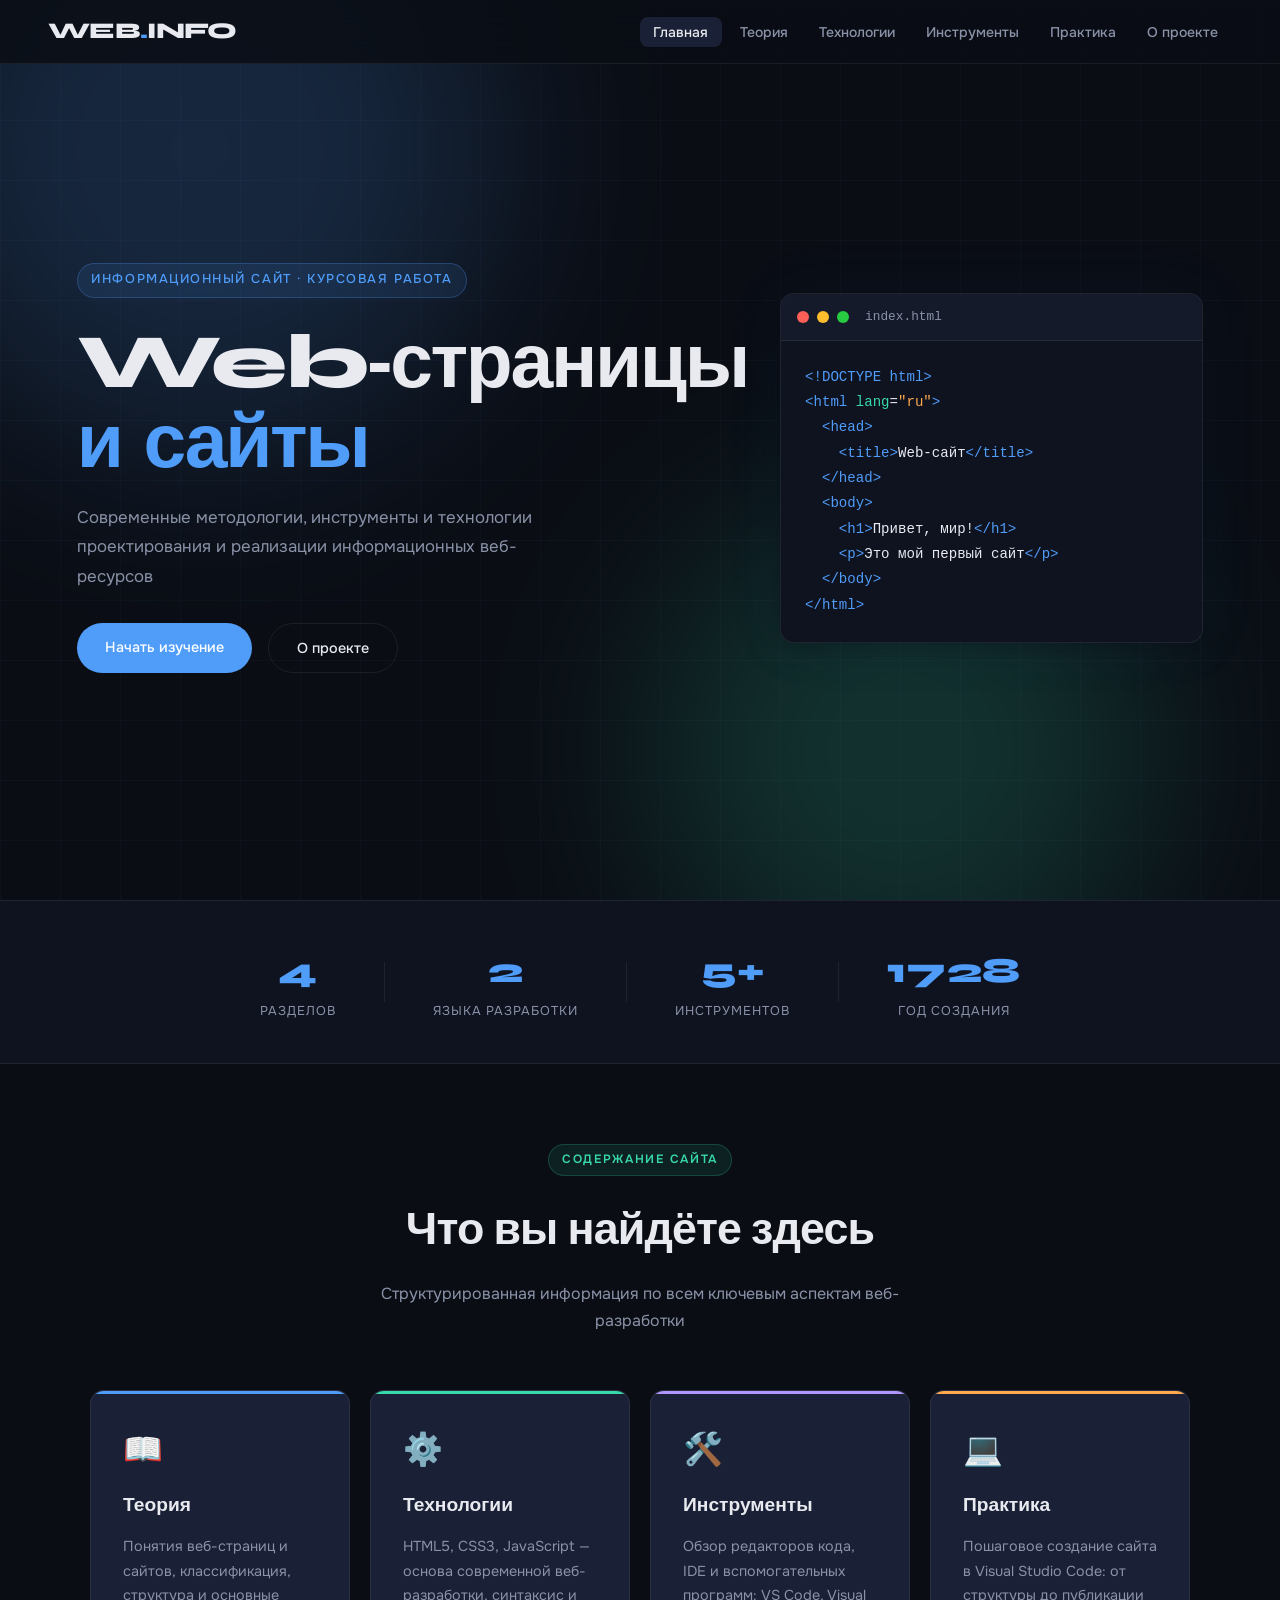
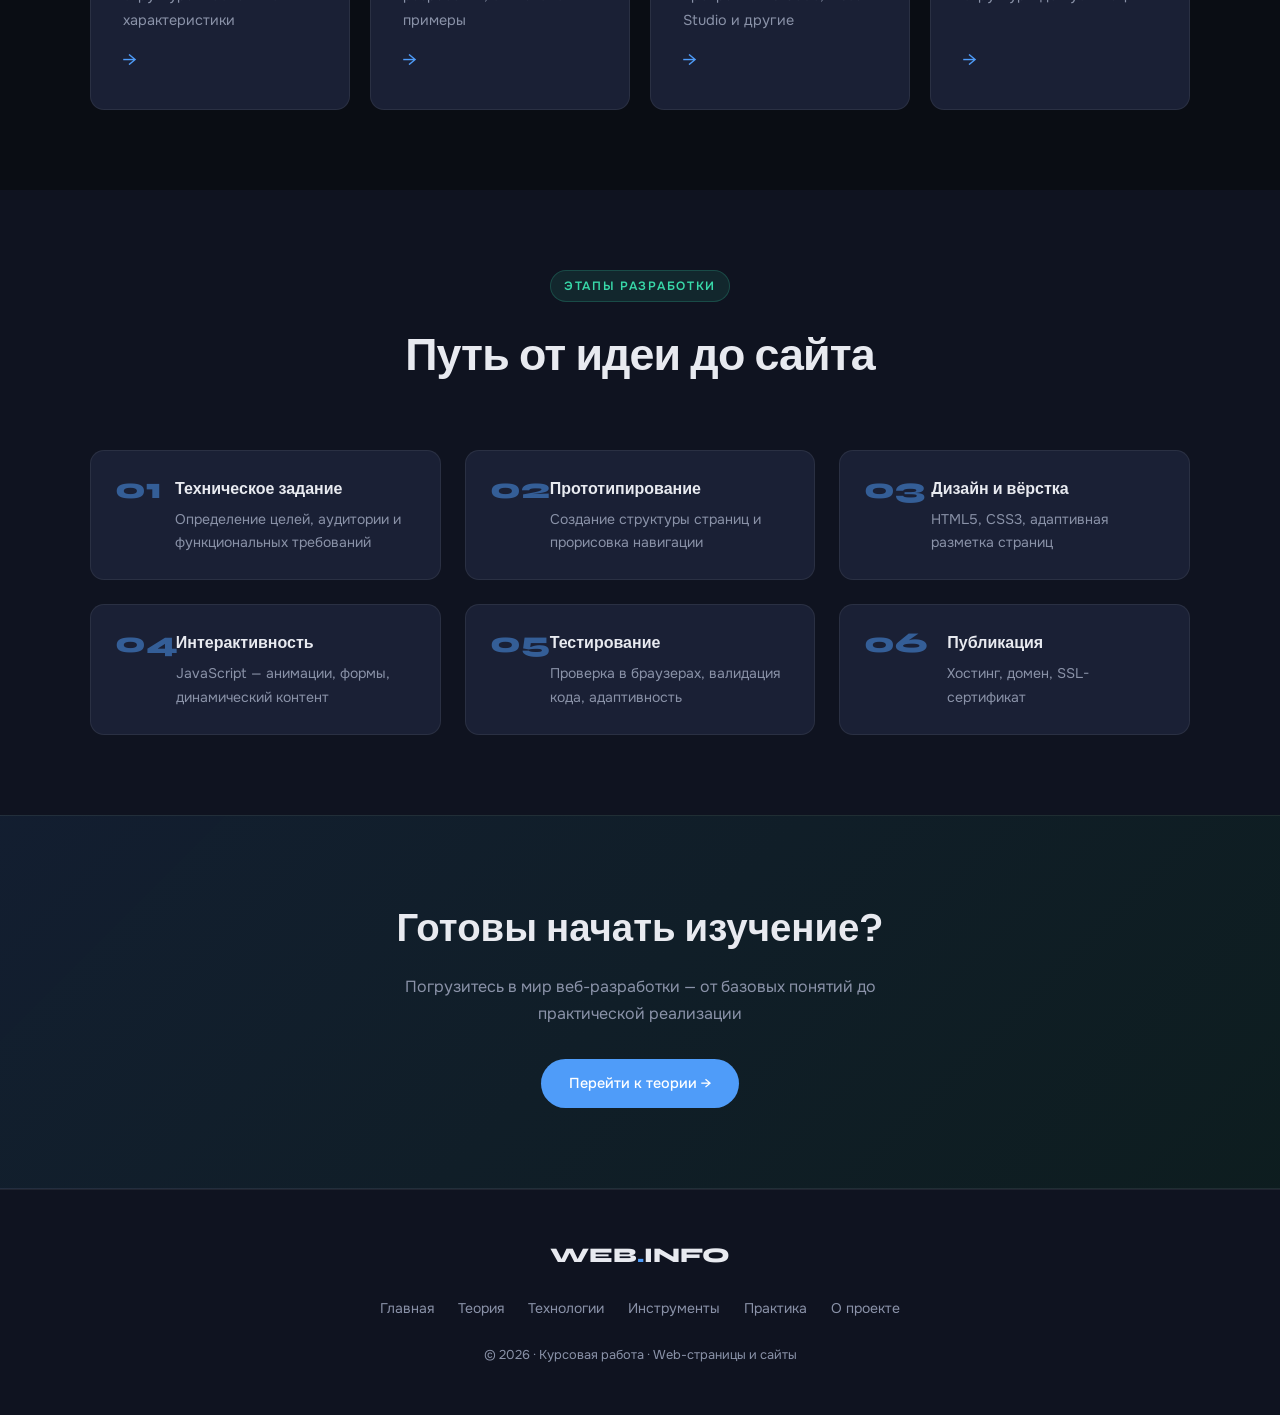
<file: index.html>
<!DOCTYPE html>
<html lang="ru">
<head>
  <meta charset="UTF-8" />
  <meta name="viewport" content="width=device-width, initial-scale=1.0" />
  <title>Web-страницы и сайты — Главная</title>
  <link rel="preconnect" href="https://fonts.googleapis.com" />
  <link href="https://fonts.googleapis.com/css2?family=Syne:wght@400;600;700;800&family=Onest:wght@300;400;500&display=swap" rel="stylesheet" />
  <link rel="stylesheet" href="style.css" />
</head>
<body>

  <!-- NAV -->
  <nav class="navbar">
    <a href="index.html" class="logo">WEB<span>.</span>INFO</a>
    <button class="burger" id="burger" aria-label="Меню">
      <span></span><span></span><span></span>
    </button>
    <ul class="nav-links" id="navLinks">
      <li><a href="index.html" class="active">Главная</a></li>
      <li><a href="theory.html">Теория</a></li>
      <li><a href="technologies.html">Технологии</a></li>
      <li><a href="tools.html">Инструменты</a></li>
      <li><a href="practice.html">Практика</a></li>
      <li><a href="about.html">О проекте</a></li>
    </ul>
  </nav>

  <!-- HERO -->
  <header class="hero">
    <div class="hero-bg">
      <div class="grid-lines"></div>
      <div class="blob blob1"></div>
      <div class="blob blob2"></div>
    </div>
    <div class="hero-content">
      <p class="hero-label">Информационный сайт · Курсовая работа</p>
      <h1 class="hero-title">Web‑страницы<br /><span class="accent">и сайты</span></h1>
      <p class="hero-sub">Современные методологии, инструменты и технологии проектирования и реализации информационных веб-ресурсов</p>
      <div class="hero-btns">
        <a href="theory.html" class="btn btn-primary">Начать изучение</a>
        <a href="about.html" class="btn btn-ghost">О проекте</a>
      </div>
    </div>
    <div class="hero-visual">
      <div class="code-card">
        <div class="code-header">
          <span class="dot red"></span><span class="dot yellow"></span><span class="dot green"></span>
          <span class="code-filename">index.html</span>
        </div>
        <pre class="code-body"><code><span class="ct">&lt;!DOCTYPE html&gt;</span>
<span class="ct">&lt;html</span> <span class="ca">lang</span>=<span class="cv">"ru"</span><span class="ct">&gt;</span>
  <span class="ct">&lt;head&gt;</span>
    <span class="ct">&lt;title&gt;</span><span class="cx">Web-сайт</span><span class="ct">&lt;/title&gt;</span>
  <span class="ct">&lt;/head&gt;</span>
  <span class="ct">&lt;body&gt;</span>
    <span class="ct">&lt;h1&gt;</span><span class="cx">Привет, мир!</span><span class="ct">&lt;/h1&gt;</span>
    <span class="ct">&lt;p&gt;</span><span class="cx">Это мой первый сайт</span><span class="ct">&lt;/p&gt;</span>
  <span class="ct">&lt;/body&gt;</span>
<span class="ct">&lt;/html&gt;</span></code></pre>
      </div>
    </div>
  </header>

  <!-- STATS -->
  <section class="stats-strip">
    <div class="stat-item"><span class="stat-num">5</span><span class="stat-label">разделов</span></div>
    <div class="stat-div"></div>
    <div class="stat-item"><span class="stat-num">3</span><span class="stat-label">языка разработки</span></div>
    <div class="stat-div"></div>
    <div class="stat-item"><span class="stat-num">7+</span><span class="stat-label">инструментов</span></div>
    <div class="stat-div"></div>
    <div class="stat-item"><span class="stat-num">2026</span><span class="stat-label">год создания</span></div>
  </section>

  <!-- CARDS -->
  <section class="cards-section">
    <div class="section-header">
      <span class="section-tag">Содержание сайта</span>
      <h2>Что вы найдёте здесь</h2>
      <p>Структурированная информация по всем ключевым аспектам веб-разработки</p>
    </div>
    <div class="cards-grid">
      <a href="theory.html" class="card card--blue">
        <div class="card-icon">📖</div>
        <h3>Теория</h3>
        <p>Понятия веб-страниц и сайтов, классификация, структура и основные характеристики</p>
        <span class="card-arrow">→</span>
      </a>
      <a href="technologies.html" class="card card--teal">
        <div class="card-icon">⚙️</div>
        <h3>Технологии</h3>
        <p>HTML5, CSS3, JavaScript — основа современной веб-разработки, синтаксис и примеры</p>
        <span class="card-arrow">→</span>
      </a>
      <a href="tools.html" class="card card--violet">
        <div class="card-icon">🛠️</div>
        <h3>Инструменты</h3>
        <p>Обзор редакторов кода, IDE и вспомогательных программ: VS Code, Visual Studio и другие</p>
        <span class="card-arrow">→</span>
      </a>
      <a href="practice.html" class="card card--orange">
        <div class="card-icon">💻</div>
        <h3>Практика</h3>
        <p>Пошаговое создание сайта в Visual Studio Code: от структуры до публикации</p>
        <span class="card-arrow">→</span>
      </a>
    </div>
  </section>

  <!-- TIMELINE PREVIEW -->
  <section class="timeline-section">
    <div class="section-header">
      <span class="section-tag">Этапы разработки</span>
      <h2>Путь от идеи до сайта</h2>
    </div>
    <div class="timeline">
      <div class="tl-item">
        <div class="tl-num">01</div>
        <div class="tl-content">
          <h4>Техническое задание</h4>
          <p>Определение целей, аудитории и функциональных требований</p>
        </div>
      </div>
      <div class="tl-item">
        <div class="tl-num">02</div>
        <div class="tl-content">
          <h4>Прототипирование</h4>
          <p>Создание структуры страниц и прорисовка навигации</p>
        </div>
      </div>
      <div class="tl-item">
        <div class="tl-num">03</div>
        <div class="tl-content">
          <h4>Дизайн и вёрстка</h4>
          <p>HTML5, CSS3, адаптивная разметка страниц</p>
        </div>
      </div>
      <div class="tl-item">
        <div class="tl-num">04</div>
        <div class="tl-content">
          <h4>Интерактивность</h4>
          <p>JavaScript — анимации, формы, динамический контент</p>
        </div>
      </div>
      <div class="tl-item">
        <div class="tl-num">05</div>
        <div class="tl-content">
          <h4>Тестирование</h4>
          <p>Проверка в браузерах, валидация кода, адаптивность</p>
        </div>
      </div>
      <div class="tl-item">
        <div class="tl-num">06</div>
        <div class="tl-content">
          <h4>Публикация</h4>
          <p>Хостинг, домен, SSL-сертификат</p>
        </div>
      </div>
    </div>
  </section>

  <!-- CTA -->
  <section class="cta-section">
    <h2>Готовы начать изучение?</h2>
    <p>Погрузитесь в мир веб-разработки — от базовых понятий до практической реализации</p>
    <a href="theory.html" class="btn btn-primary">Перейти к теории →</a>
  </section>

  <!-- FOOTER -->
  <footer class="footer">
    <div class="footer-inner">
      <div class="footer-logo">WEB<span>.</span>INFO</div>
      <nav class="footer-nav">
        <a href="index.html">Главная</a>
        <a href="theory.html">Теория</a>
        <a href="technologies.html">Технологии</a>
        <a href="tools.html">Инструменты</a>
        <a href="practice.html">Практика</a>
        <a href="about.html">О проекте</a>
      </nav>
      <p class="footer-copy">© 2026 · Курсовая работа · Web-страницы и сайты</p>
    </div>
  </footer>

  <script src="main.js"></script>
</body>
</html>
</file>
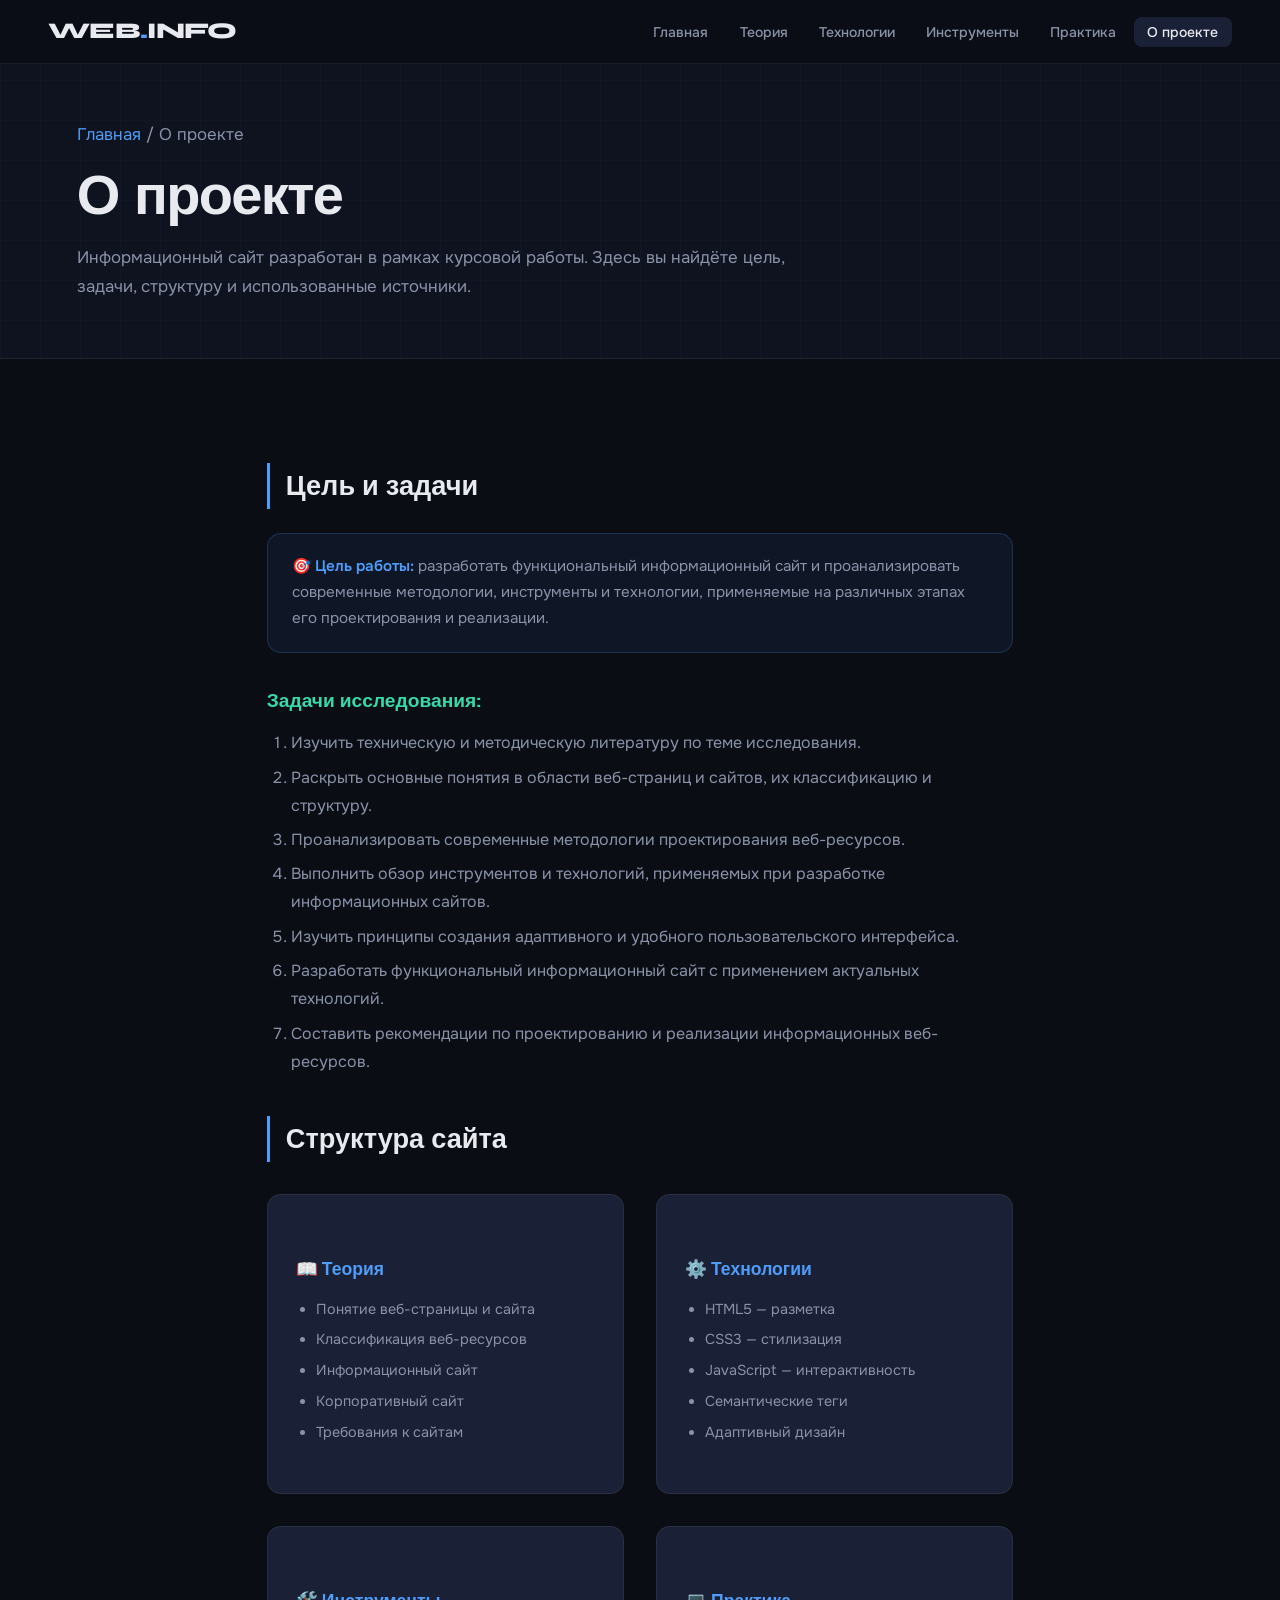
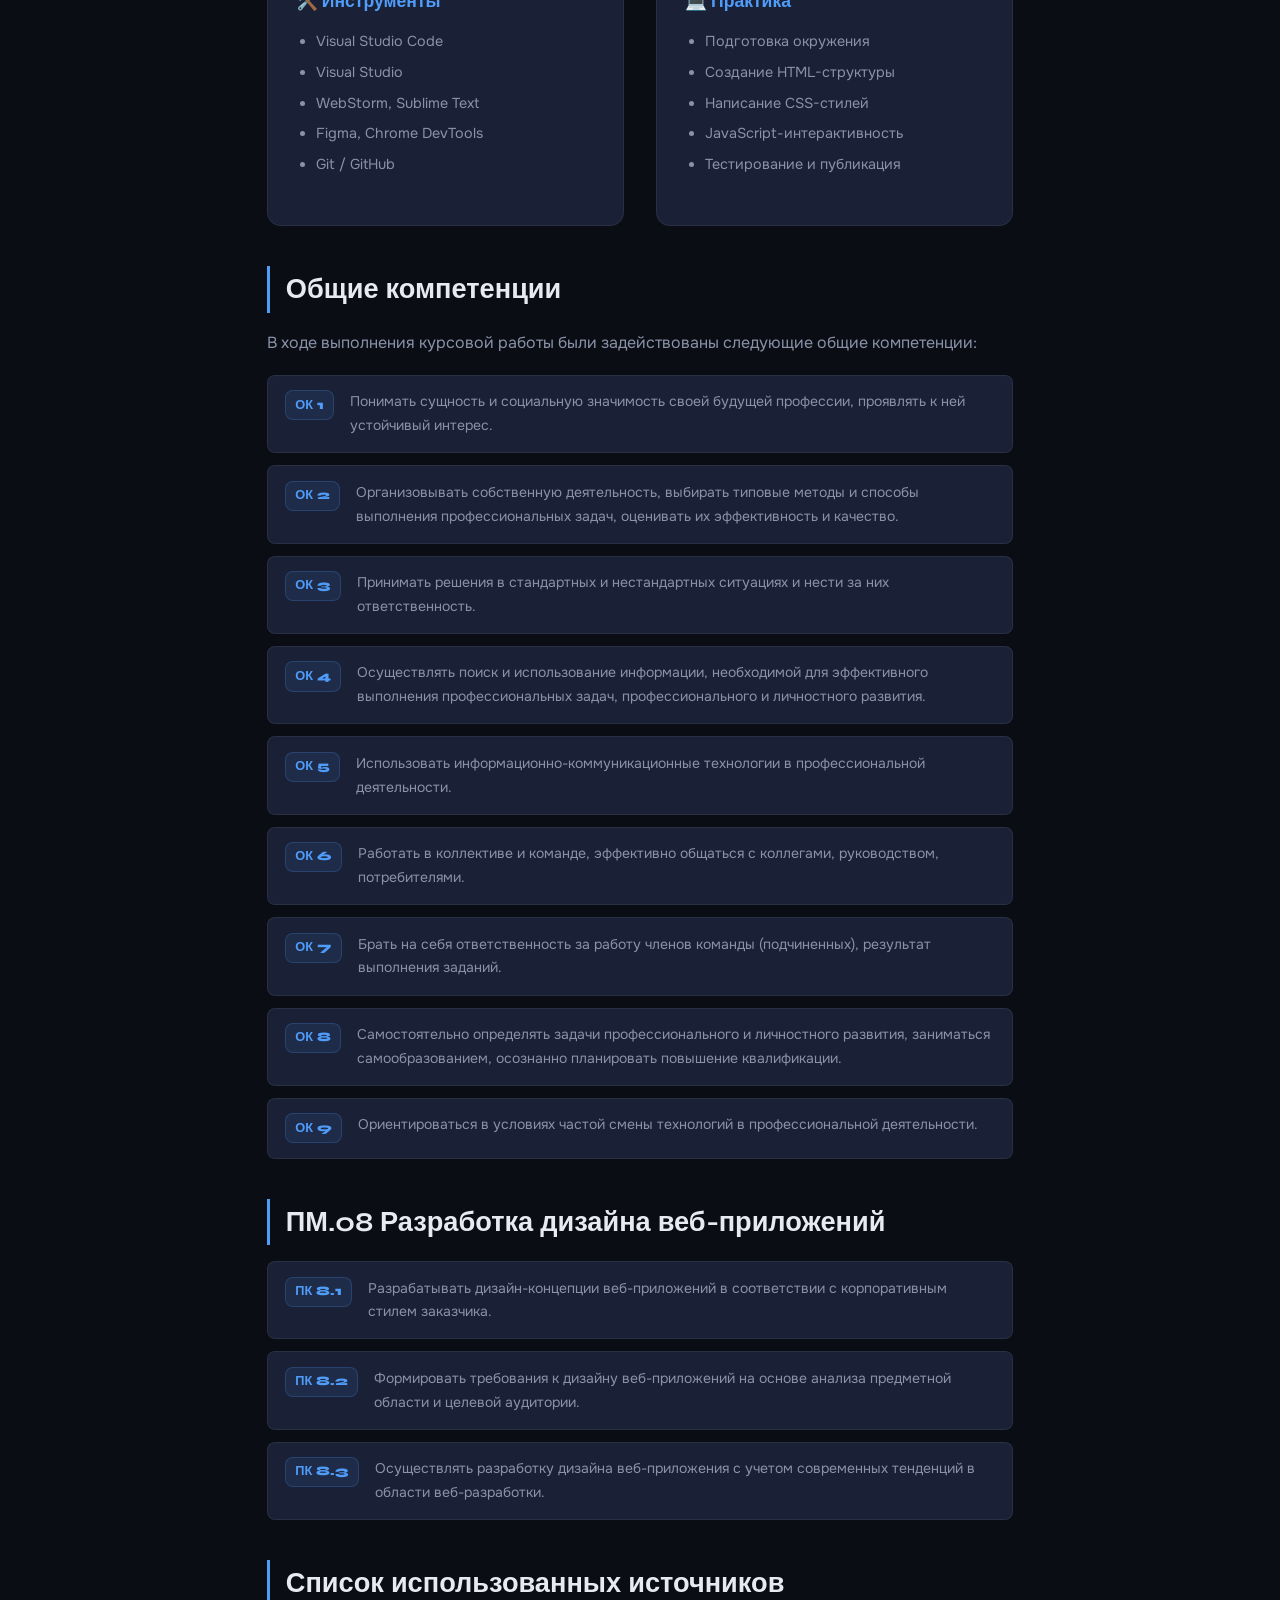
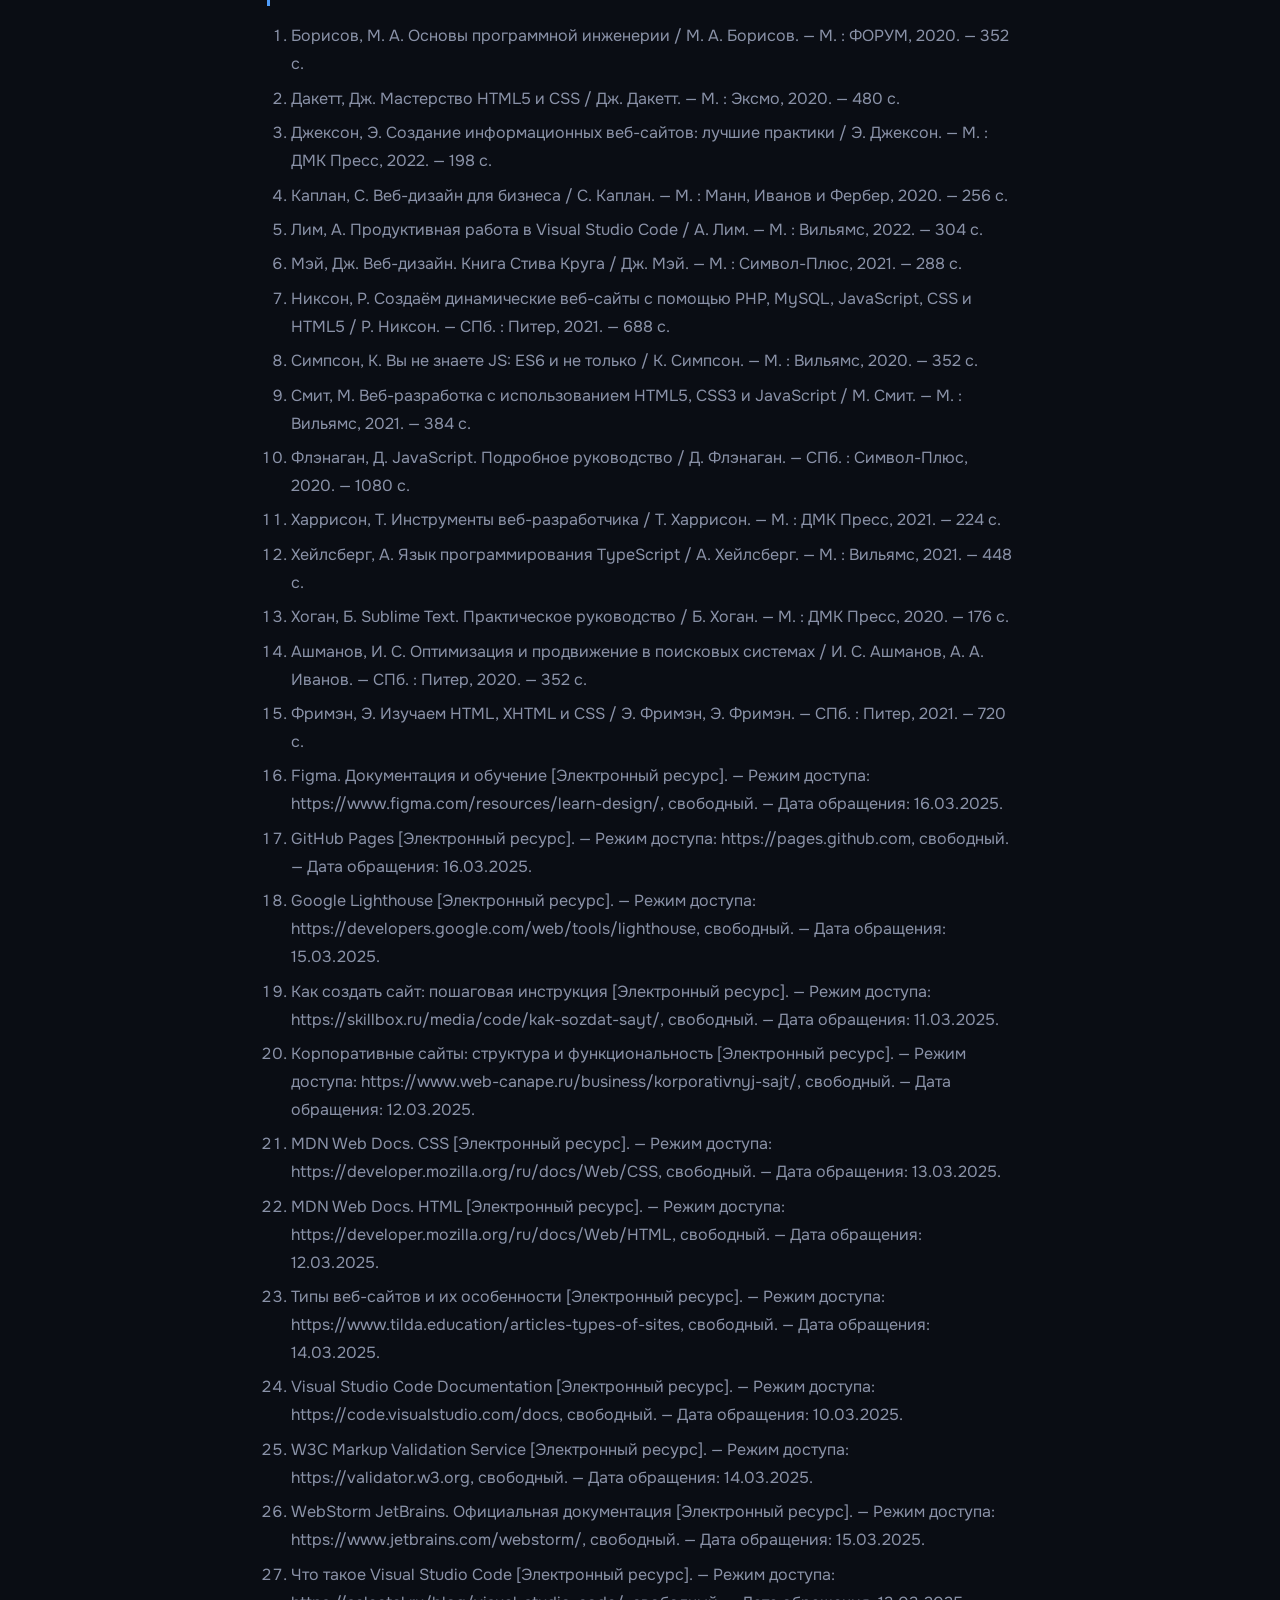
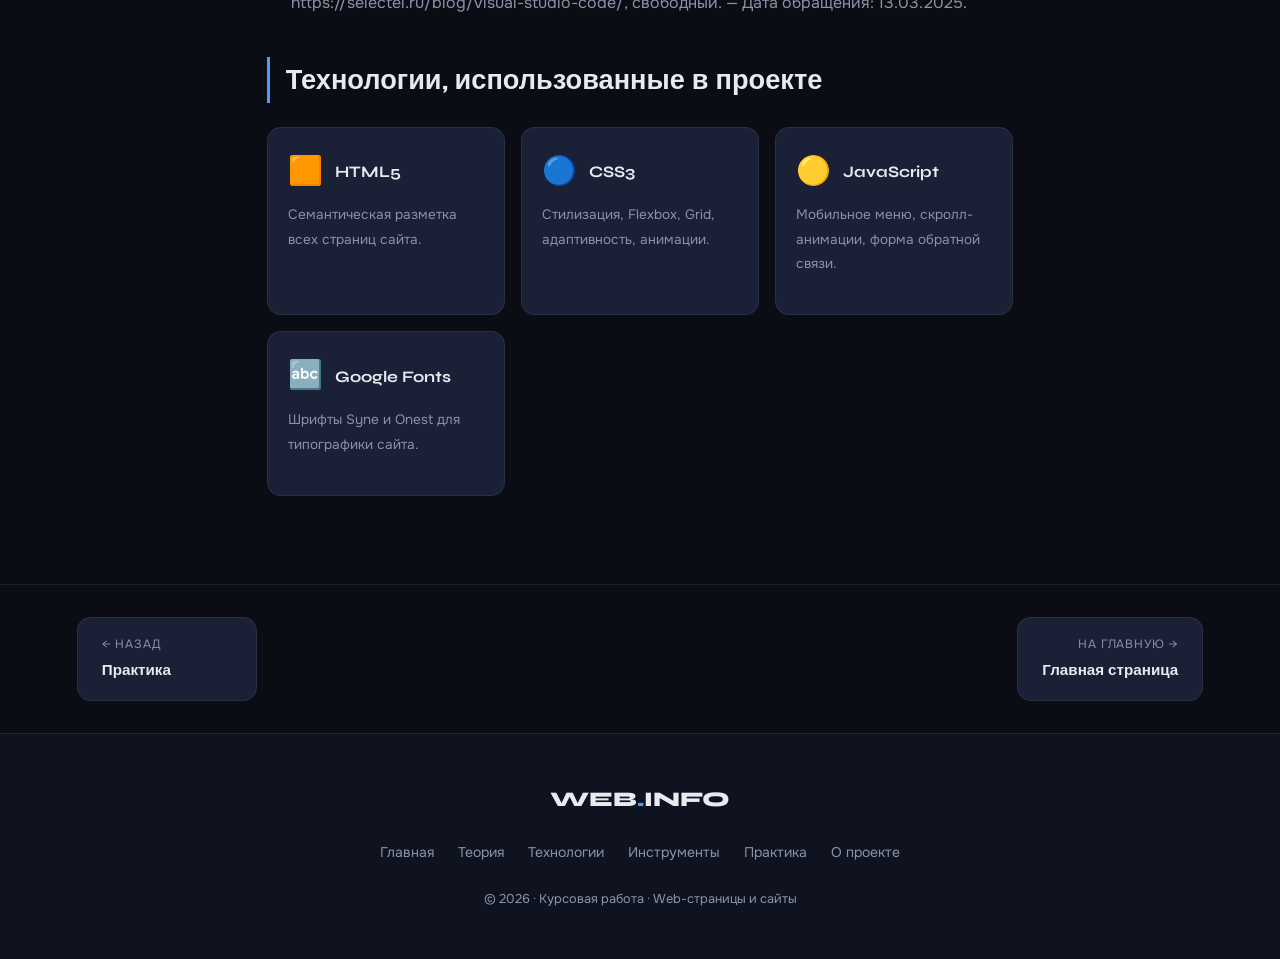
<file: about.html>
<!DOCTYPE html>
<html lang="ru">
<head>
  <meta charset="UTF-8" />
  <meta name="viewport" content="width=device-width, initial-scale=1.0" />
  <title>О проекте — Web-страницы и сайты</title>
  <link rel="preconnect" href="https://fonts.googleapis.com" />
  <link href="https://fonts.googleapis.com/css2?family=Syne:wght@400;600;700;800&family=Onest:wght@300;400;500&display=swap" rel="stylesheet" />
  <link rel="stylesheet" href="style.css" />
</head>
<body>

  <nav class="navbar">
    <a href="index.html" class="logo">WEB<span>.</span>INFO</a>
    <button class="burger" id="burger"><span></span><span></span><span></span></button>
    <ul class="nav-links" id="navLinks">
      <li><a href="index.html">Главная</a></li>
      <li><a href="theory.html">Теория</a></li>
      <li><a href="technologies.html">Технологии</a></li>
      <li><a href="tools.html">Инструменты</a></li>
      <li><a href="practice.html">Практика</a></li>
      <li><a href="about.html" class="active">О проекте</a></li>
    </ul>
  </nav>

  <div class="page-hero">
    <div class="page-hero-inner">
      <p class="page-breadcrumb"><a href="index.html">Главная</a> / О проекте</p>
      <h1>О проекте</h1>
      <p>Информационный сайт разработан в рамках курсовой работы. Здесь вы найдёте цель, задачи, структуру и использованные источники.</p>
    </div>
  </div>

  <div class="content-wrap">

    <h2>Цель и задачи</h2>

    <div class="info-box">
      <strong>🎯 Цель работы:</strong> разработать функциональный информационный сайт и проанализировать современные методологии, инструменты и технологии, применяемые на различных этапах его проектирования и реализации.
    </div>

    <h3>Задачи исследования:</h3>
    <ol>
      <li>Изучить техническую и методическую литературу по теме исследования.</li>
      <li>Раскрыть основные понятия в области веб-страниц и сайтов, их классификацию и структуру.</li>
      <li>Проанализировать современные методологии проектирования веб-ресурсов.</li>
      <li>Выполнить обзор инструментов и технологий, применяемых при разработке информационных сайтов.</li>
      <li>Изучить принципы создания адаптивного и удобного пользовательского интерфейса.</li>
      <li>Разработать функциональный информационный сайт с применением актуальных технологий.</li>
      <li>Составить рекомендации по проектированию и реализации информационных веб-ресурсов.</li>
    </ol>

    <h2>Структура сайта</h2>

    <div class="about-grid">
      <div class="about-card">
        <h3>📖 Теория</h3>
        <ul>
          <li>Понятие веб-страницы и сайта</li>
          <li>Классификация веб-ресурсов</li>
          <li>Информационный сайт</li>
          <li>Корпоративный сайт</li>
          <li>Требования к сайтам</li>
        </ul>
      </div>
      <div class="about-card">
        <h3>⚙️ Технологии</h3>
        <ul>
          <li>HTML5 — разметка</li>
          <li>CSS3 — стилизация</li>
          <li>JavaScript — интерактивность</li>
          <li>Семантические теги</li>
          <li>Адаптивный дизайн</li>
        </ul>
      </div>
      <div class="about-card">
        <h3>🛠️ Инструменты</h3>
        <ul>
          <li>Visual Studio Code</li>
          <li>Visual Studio</li>
          <li>WebStorm, Sublime Text</li>
          <li>Figma, Chrome DevTools</li>
          <li>Git / GitHub</li>
        </ul>
      </div>
      <div class="about-card">
        <h3>💻 Практика</h3>
        <ul>
          <li>Подготовка окружения</li>
          <li>Создание HTML-структуры</li>
          <li>Написание CSS-стилей</li>
          <li>JavaScript-интерактивность</li>
          <li>Тестирование и публикация</li>
        </ul>
      </div>
    </div>

    <h2>Общие компетенции</h2>
    <p>В ходе выполнения курсовой работы были задействованы следующие общие компетенции:</p>

    <div class="ok-list">
      <div class="ok-item">
        <span class="ok-num">ОК 1</span>
        <span class="ok-text">Понимать сущность и социальную значимость своей будущей профессии, проявлять к ней устойчивый интерес.</span>
      </div>
      <div class="ok-item">
        <span class="ok-num">ОК 2</span>
        <span class="ok-text">Организовывать собственную деятельность, выбирать типовые методы и способы выполнения профессиональных задач, оценивать их эффективность и качество.</span>
      </div>
      <div class="ok-item">
        <span class="ok-num">ОК 3</span>
        <span class="ok-text">Принимать решения в стандартных и нестандартных ситуациях и нести за них ответственность.</span>
      </div>
      <div class="ok-item">
        <span class="ok-num">ОК 4</span>
        <span class="ok-text">Осуществлять поиск и использование информации, необходимой для эффективного выполнения профессиональных задач, профессионального и личностного развития.</span>
      </div>
      <div class="ok-item">
        <span class="ok-num">ОК 5</span>
        <span class="ok-text">Использовать информационно-коммуникационные технологии в профессиональной деятельности.</span>
      </div>
      <div class="ok-item">
        <span class="ok-num">ОК 6</span>
        <span class="ok-text">Работать в коллективе и команде, эффективно общаться с коллегами, руководством, потребителями.</span>
      </div>
      <div class="ok-item">
        <span class="ok-num">ОК 7</span>
        <span class="ok-text">Брать на себя ответственность за работу членов команды (подчиненных), результат выполнения заданий.</span>
      </div>
      <div class="ok-item">
        <span class="ok-num">ОК 8</span>
        <span class="ok-text">Самостоятельно определять задачи профессионального и личностного развития, заниматься самообразованием, осознанно планировать повышение квалификации.</span>
      </div>
      <div class="ok-item">
        <span class="ok-num">ОК 9</span>
        <span class="ok-text">Ориентироваться в условиях частой смены технологий в профессиональной деятельности.</span>
      </div>
    </div>

    <h2>ПМ.08 Разработка дизайна веб-приложений</h2>

    <div class="ok-list">
      <div class="ok-item">
        <span class="ok-num">ПК 8.1</span>
        <span class="ok-text">Разрабатывать дизайн-концепции веб-приложений в соответствии с корпоративным стилем заказчика.</span>
      </div>
      <div class="ok-item">
        <span class="ok-num">ПК 8.2</span>
        <span class="ok-text">Формировать требования к дизайну веб-приложений на основе анализа предметной области и целевой аудитории.</span>
      </div>
      <div class="ok-item">
        <span class="ok-num">ПК 8.3</span>
        <span class="ok-text">Осуществлять разработку дизайна веб-приложения с учетом современных тенденций в области веб-разработки.</span>
      </div>
    </div>

    <h2>Список использованных источников</h2>

   <ol>
  <li>Борисов, М. А. Основы программной инженерии / М. А. Борисов. — М. : ФОРУМ, 2020. — 352 с.</li>
  <li>Дакетт, Дж. Мастерство HTML5 и CSS / Дж. Дакетт. — М. : Эксмо, 2020. — 480 с.</li>
  <li>Джексон, Э. Создание информационных веб-сайтов: лучшие практики / Э. Джексон. — М. : ДМК Пресс, 2022. — 198 с.</li>
  <li>Каплан, С. Веб-дизайн для бизнеса / С. Каплан. — М. : Манн, Иванов и Фербер, 2020. — 256 с.</li>
  <li>Лим, А. Продуктивная работа в Visual Studio Code / А. Лим. — М. : Вильямс, 2022. — 304 с.</li>
  <li>Мэй, Дж. Веб-дизайн. Книга Стива Круга / Дж. Мэй. — М. : Символ-Плюс, 2021. — 288 с.</li>
  <li>Никсон, Р. Создаём динамические веб-сайты с помощью PHP, MySQL, JavaScript, CSS и HTML5 / Р. Никсон. — СПб. : Питер, 2021. — 688 с.</li>
  <li>Симпсон, К. Вы не знаете JS: ES6 и не только / К. Симпсон. — М. : Вильямс, 2020. — 352 с.</li>
  <li>Смит, М. Веб-разработка с использованием HTML5, CSS3 и JavaScript / М. Смит. — М. : Вильямс, 2021. — 384 с.</li>
  <li>Флэнаган, Д. JavaScript. Подробное руководство / Д. Флэнаган. — СПб. : Символ-Плюс, 2020. — 1080 с.</li>
  <li>Харрисон, Т. Инструменты веб-разработчика / Т. Харрисон. — М. : ДМК Пресс, 2021. — 224 с.</li>
  <li>Хейлсберг, А. Язык программирования TypeScript / А. Хейлсберг. — М. : Вильямс, 2021. — 448 с.</li>
  <li>Хоган, Б. Sublime Text. Практическое руководство / Б. Хоган. — М. : ДМК Пресс, 2020. — 176 с.</li>
  <li>Ашманов, И. С. Оптимизация и продвижение в поисковых системах / И. С. Ашманов, А. А. Иванов. — СПб. : Питер, 2020. — 352 с.</li>
  <li>Фримэн, Э. Изучаем HTML, XHTML и CSS / Э. Фримэн, Э. Фримэн. — СПб. : Питер, 2021. — 720 с.</li>
  <li>Figma. Документация и обучение [Электронный ресурс]. — Режим доступа: https://www.figma.com/resources/learn-design/, свободный. — Дата обращения: 16.03.2025.</li>
  <li>GitHub Pages [Электронный ресурс]. — Режим доступа: https://pages.github.com, свободный. — Дата обращения: 16.03.2025.</li>
  <li>Google Lighthouse [Электронный ресурс]. — Режим доступа: https://developers.google.com/web/tools/lighthouse, свободный. — Дата обращения: 15.03.2025.</li>
  <li>Как создать сайт: пошаговая инструкция [Электронный ресурс]. — Режим доступа: https://skillbox.ru/media/code/kak-sozdat-sayt/, свободный. — Дата обращения: 11.03.2025.</li>
  <li>Корпоративные сайты: структура и функциональность [Электронный ресурс]. — Режим доступа: https://www.web-canape.ru/business/korporativnyj-sajt/, свободный. — Дата обращения: 12.03.2025.</li>
  <li>MDN Web Docs. CSS [Электронный ресурс]. — Режим доступа: https://developer.mozilla.org/ru/docs/Web/CSS, свободный. — Дата обращения: 13.03.2025.</li>
  <li>MDN Web Docs. HTML [Электронный ресурс]. — Режим доступа: https://developer.mozilla.org/ru/docs/Web/HTML, свободный. — Дата обращения: 12.03.2025.</li>
  <li>Типы веб-сайтов и их особенности [Электронный ресурс]. — Режим доступа: https://www.tilda.education/articles-types-of-sites, свободный. — Дата обращения: 14.03.2025.</li>
  <li>Visual Studio Code Documentation [Электронный ресурс]. — Режим доступа: https://code.visualstudio.com/docs, свободный. — Дата обращения: 10.03.2025.</li>
  <li>W3C Markup Validation Service [Электронный ресурс]. — Режим доступа: https://validator.w3.org, свободный. — Дата обращения: 14.03.2025.</li>
  <li>WebStorm JetBrains. Официальная документация [Электронный ресурс]. — Режим доступа: https://www.jetbrains.com/webstorm/, свободный. — Дата обращения: 15.03.2025.</li>
  <li>Что такое Visual Studio Code [Электронный ресурс]. — Режим доступа: https://selectel.ru/blog/visual-studio-code/, свободный. — Дата обращения: 13.03.2025.</li>
</ol>

    <h2>Технологии, использованные в проекте</h2>

    <div class="tech-grid">
      <div class="tech-badge">
        <div class="tech-badge-top"><span class="tech-badge-icon">🟧</span><span class="tech-badge-name">HTML5</span></div>
        <p>Семантическая разметка всех страниц сайта.</p>
      </div>
      <div class="tech-badge">
        <div class="tech-badge-top"><span class="tech-badge-icon">🔵</span><span class="tech-badge-name">CSS3</span></div>
        <p>Стилизация, Flexbox, Grid, адаптивность, анимации.</p>
      </div>
      <div class="tech-badge">
        <div class="tech-badge-top"><span class="tech-badge-icon">🟡</span><span class="tech-badge-name">JavaScript</span></div>
        <p>Мобильное меню, скролл-анимации, форма обратной связи.</p>
      </div>
      <div class="tech-badge">
        <div class="tech-badge-top"><span class="tech-badge-icon">🔤</span><span class="tech-badge-name">Google Fonts</span></div>
        <p>Шрифты Syne и Onest для типографики сайта.</p>
      </div>
    </div>

  </div>

  <div class="page-nav">
    <a href="practice.html">
      <span class="page-nav-label">← Назад</span>
      <span class="page-nav-title">Практика</span>
    </a>
    <a href="index.html" class="next">
      <span class="page-nav-label">На главную →</span>
      <span class="page-nav-title">Главная страница</span>
    </a>
  </div>

  <footer class="footer">
    <div class="footer-inner">
      <div class="footer-logo">WEB<span>.</span>INFO</div>
      <nav class="footer-nav">
        <a href="index.html">Главная</a>
        <a href="theory.html">Теория</a>
        <a href="technologies.html">Технологии</a>
        <a href="tools.html">Инструменты</a>
        <a href="practice.html">Практика</a>
        <a href="about.html">О проекте</a>
      </nav>
      <p class="footer-copy">© 2026 · Курсовая работа · Web-страницы и сайты</p>
    </div>
  </footer>

  <script src="main.js"></script>
</body>
</html>
</file>
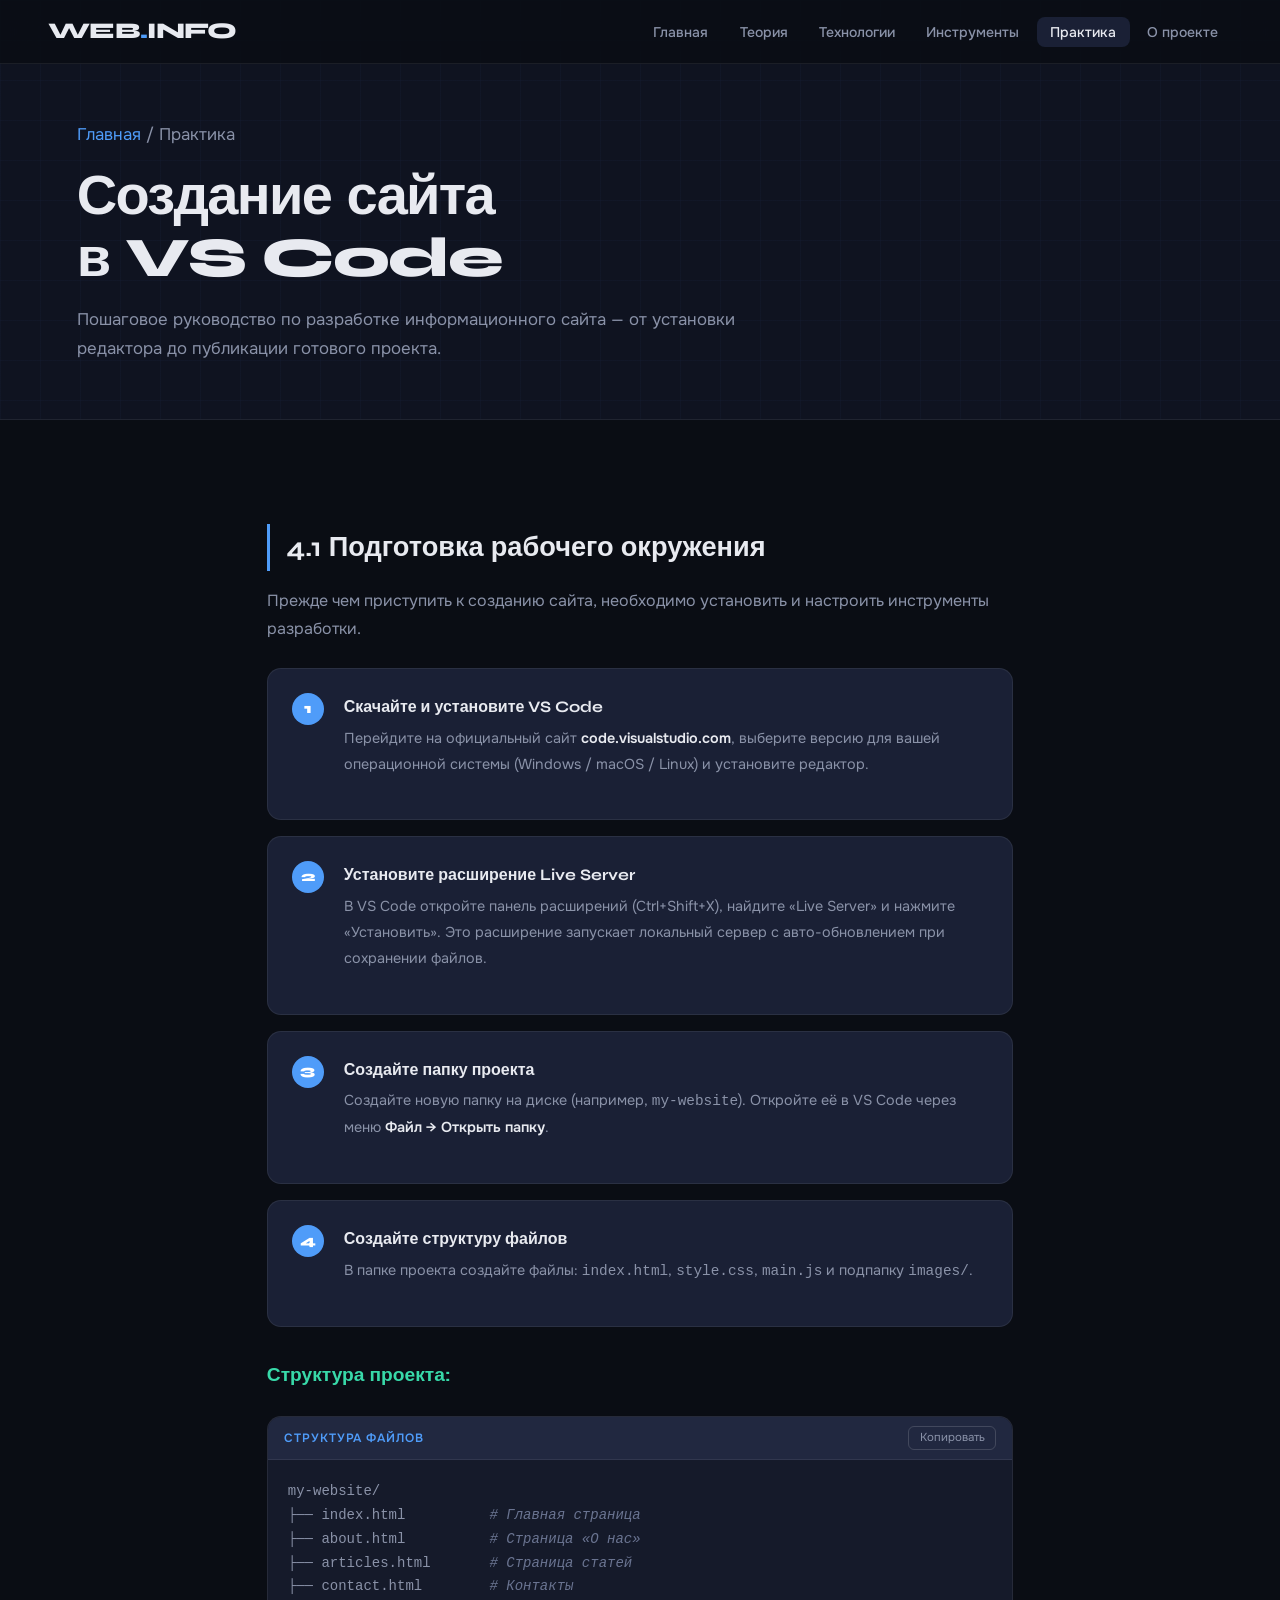
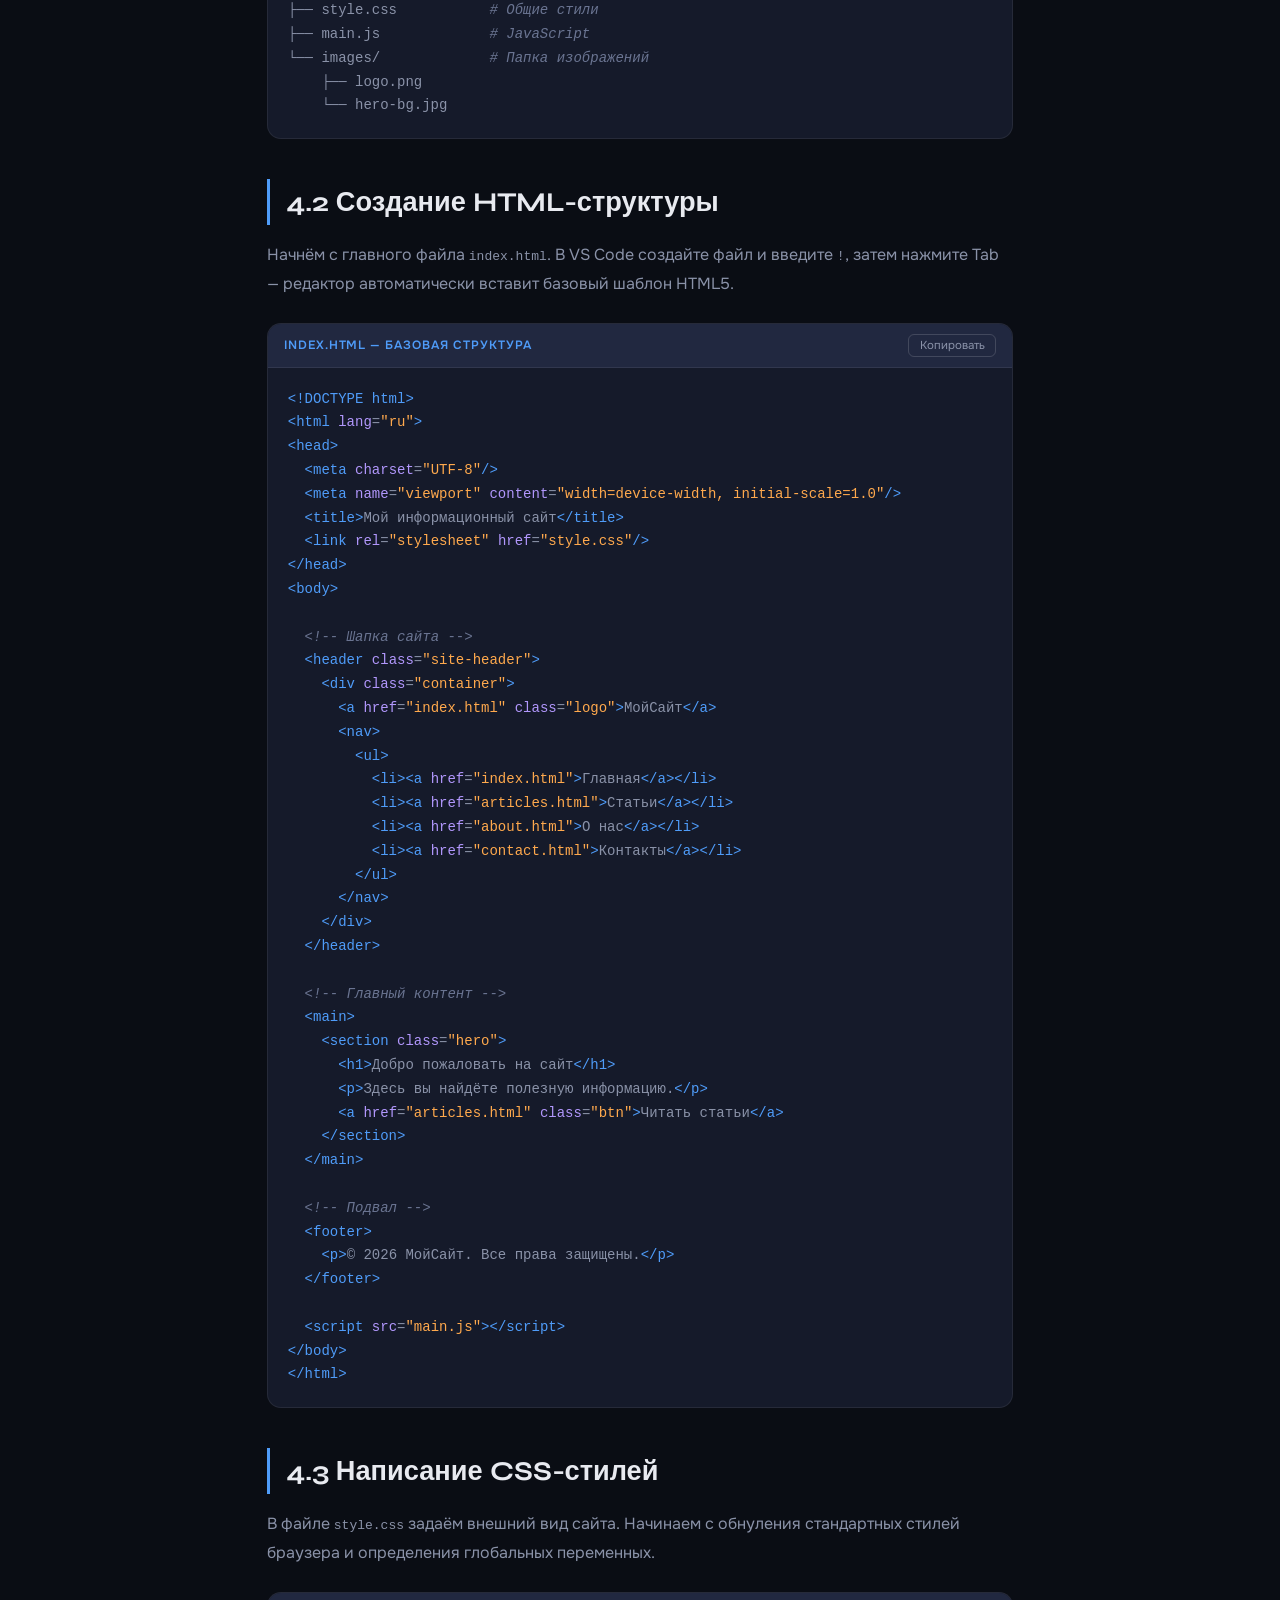
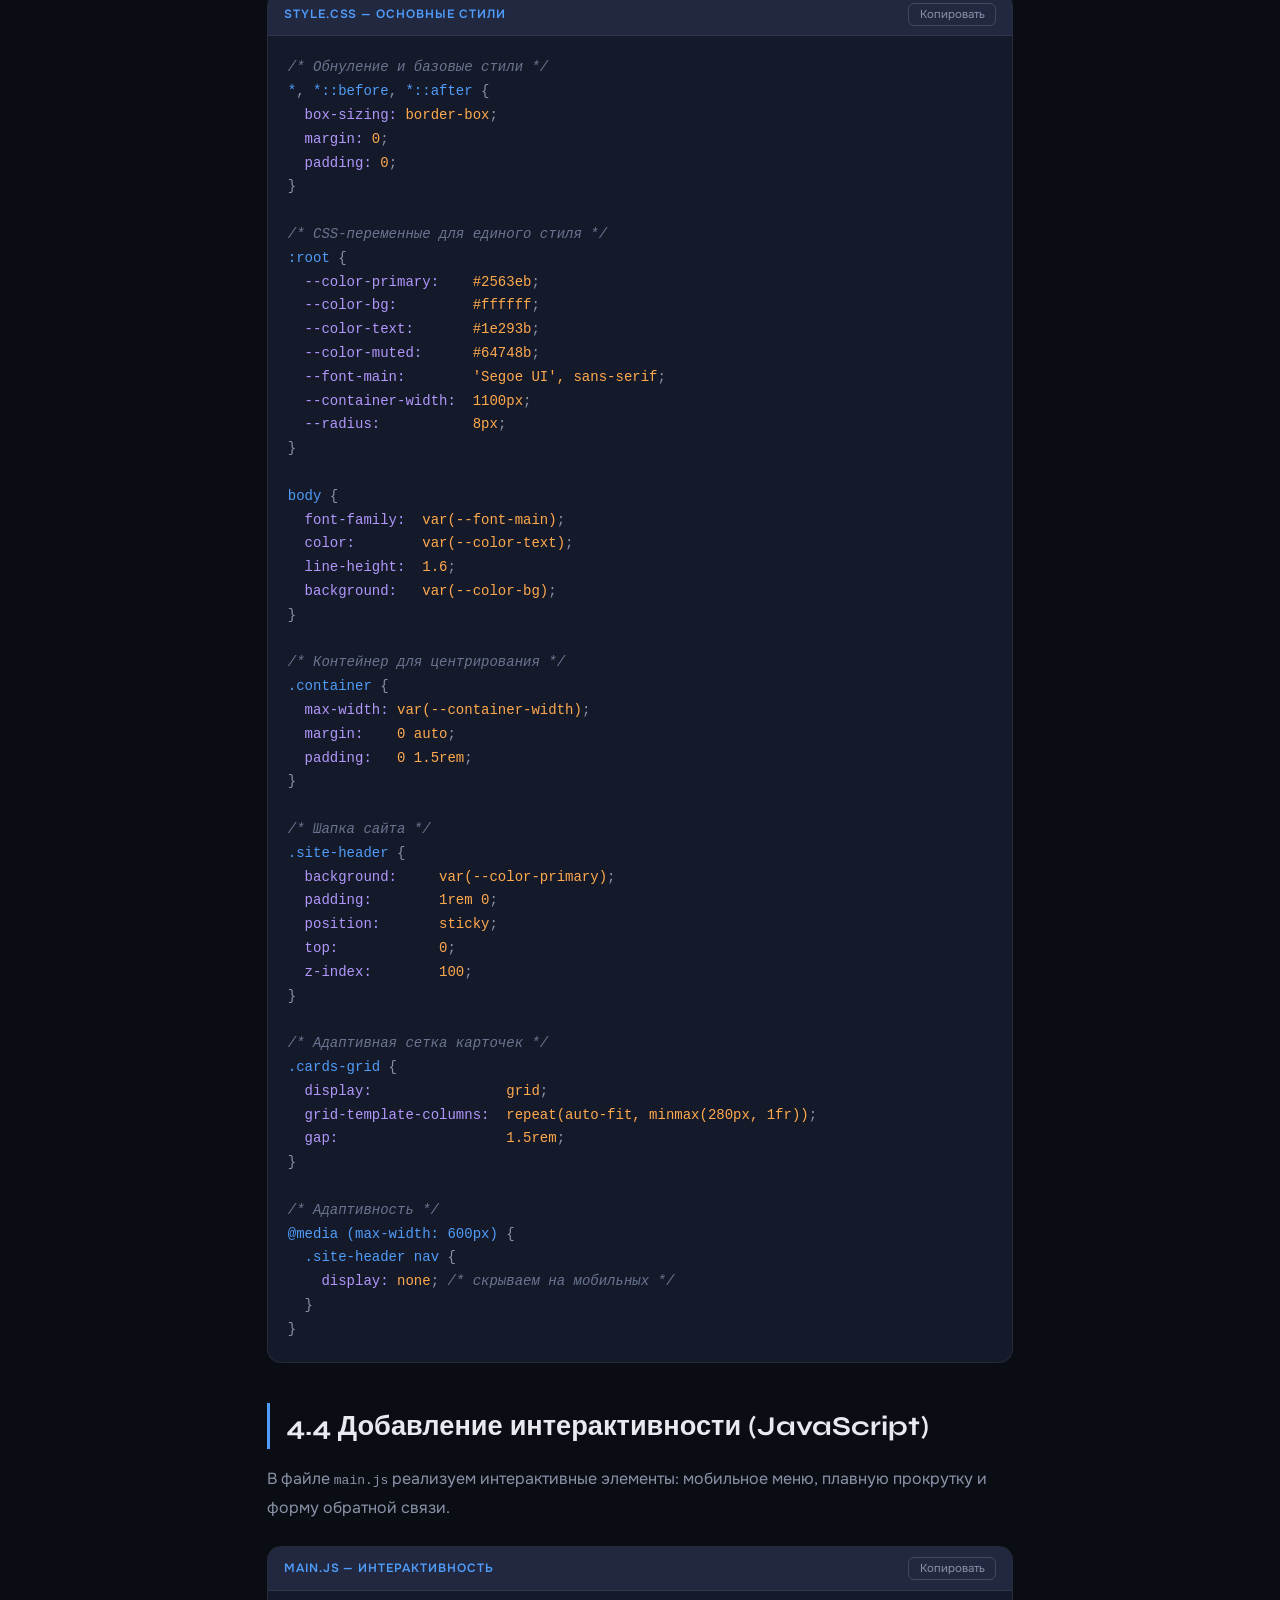
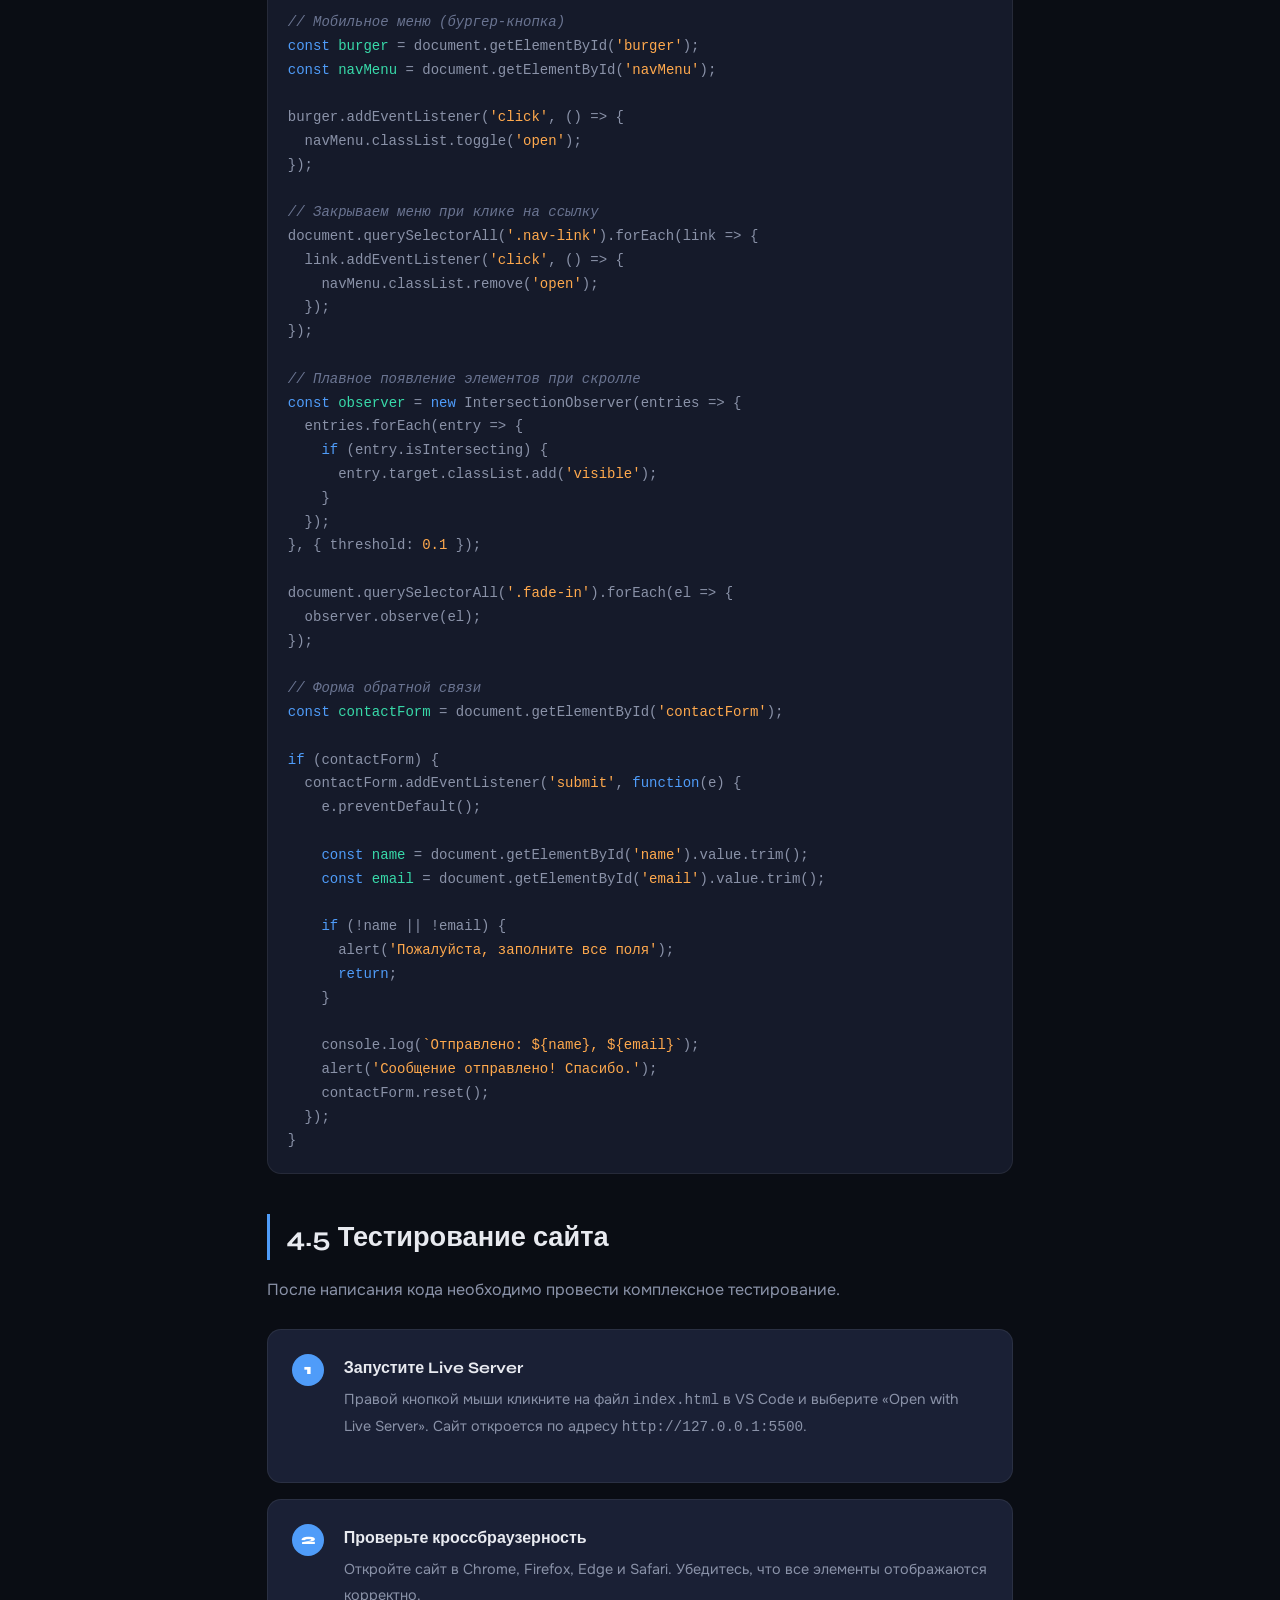
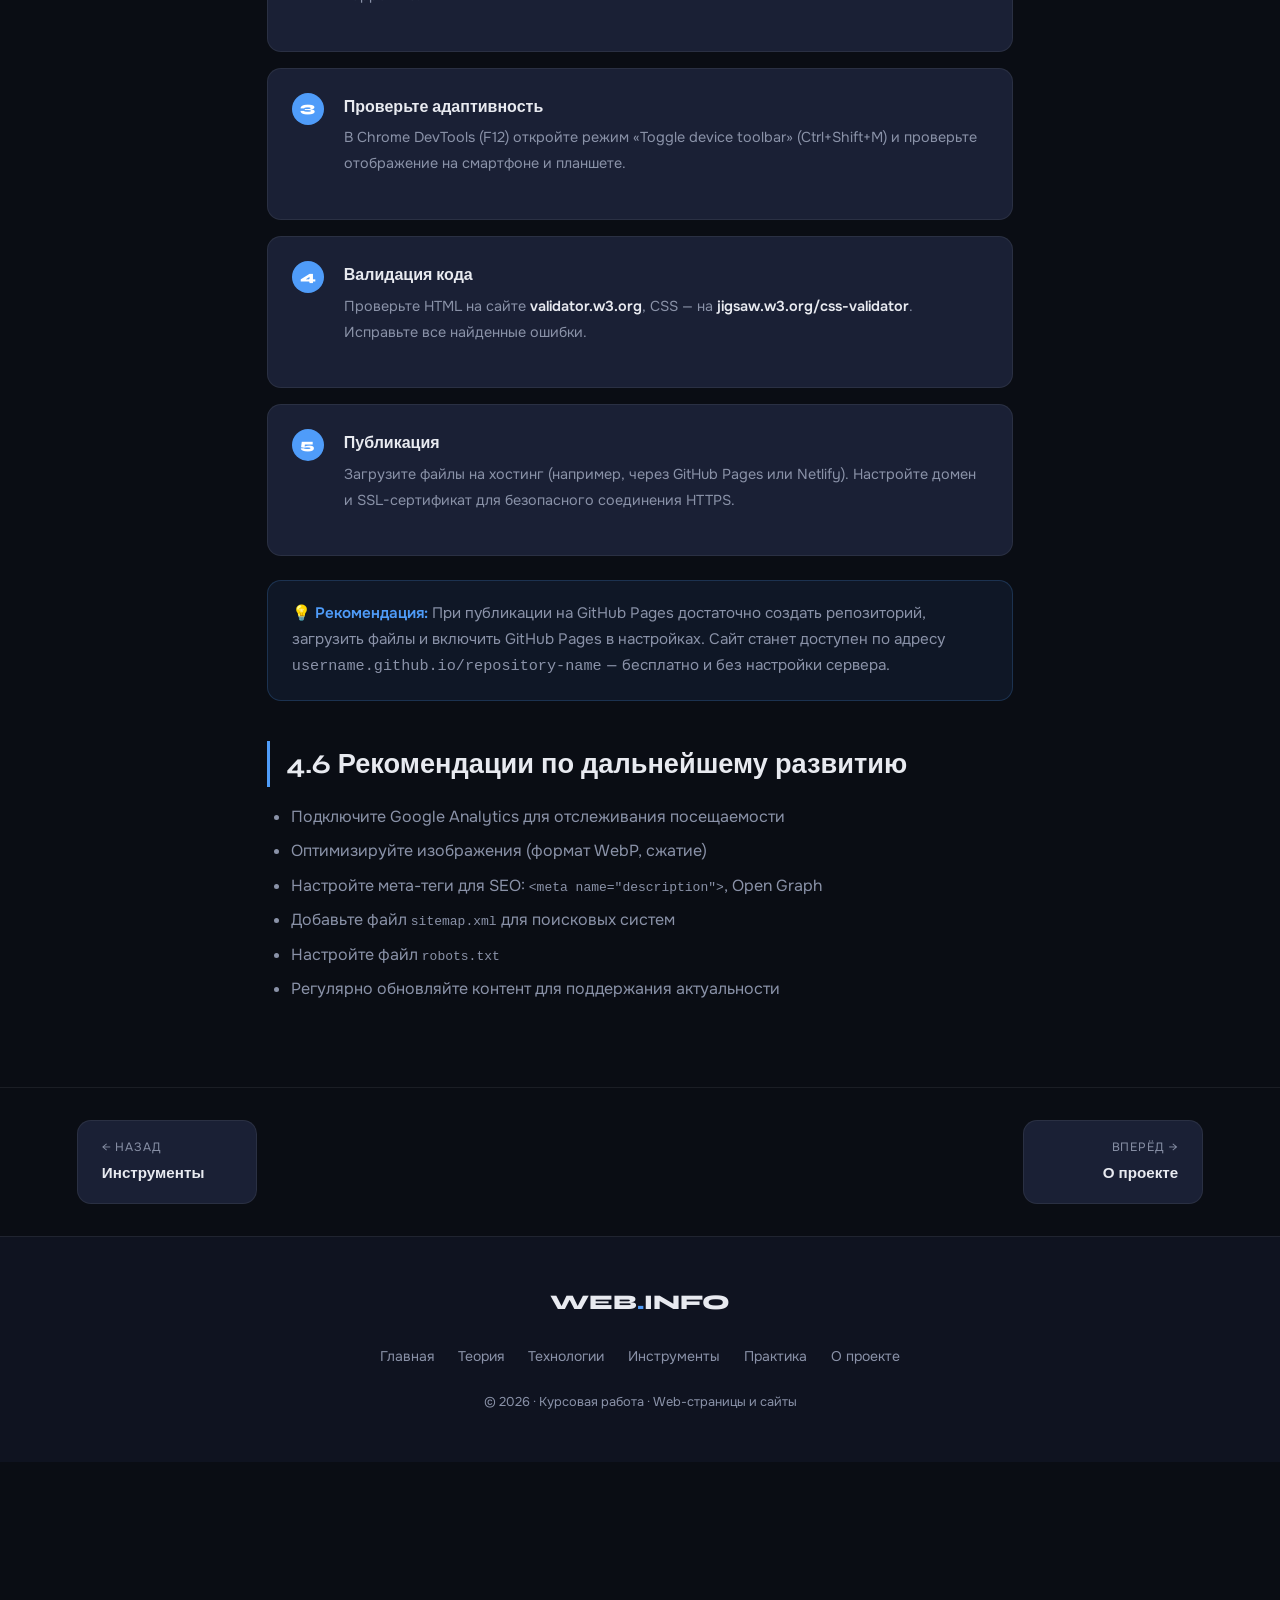
<file: practice.html>
<!DOCTYPE html>
<html lang="ru">
<head>
  <meta charset="UTF-8" />
  <meta name="viewport" content="width=device-width, initial-scale=1.0" />
  <title>Практика — Web-страницы и сайты</title>
  <link rel="preconnect" href="https://fonts.googleapis.com" />
  <link href="https://fonts.googleapis.com/css2?family=Syne:wght@400;600;700;800&family=Onest:wght@300;400;500&display=swap" rel="stylesheet" />
  <link rel="stylesheet" href="style.css" />
</head>
<body>

  <nav class="navbar">
    <a href="index.html" class="logo">WEB<span>.</span>INFO</a>
    <button class="burger" id="burger"><span></span><span></span><span></span></button>
    <ul class="nav-links" id="navLinks">
      <li><a href="index.html">Главная</a></li>
      <li><a href="theory.html">Теория</a></li>
      <li><a href="technologies.html">Технологии</a></li>
      <li><a href="tools.html">Инструменты</a></li>
      <li><a href="practice.html" class="active">Практика</a></li>
      <li><a href="about.html">О проекте</a></li>
    </ul>
  </nav>

  <div class="page-hero">
    <div class="page-hero-inner">
      <p class="page-breadcrumb"><a href="index.html">Главная</a> / Практика</p>
      <h1>Создание сайта<br />в VS Code</h1>
      <p>Пошаговое руководство по разработке информационного сайта — от установки редактора до публикации готового проекта.</p>
    </div>
  </div>

  <div class="content-wrap">

    <h2>4.1 Подготовка рабочего окружения</h2>
    <p>Прежде чем приступить к созданию сайта, необходимо установить и настроить инструменты разработки.</p>

    <div class="steps">
      <div class="step">
        <div class="step-num">1</div>
        <div class="step-body">
          <h4>Скачайте и установите VS Code</h4>
          <p>Перейдите на официальный сайт <strong>code.visualstudio.com</strong>, выберите версию для вашей операционной системы (Windows / macOS / Linux) и установите редактор.</p>
        </div>
      </div>
      <div class="step">
        <div class="step-num">2</div>
        <div class="step-body">
          <h4>Установите расширение Live Server</h4>
          <p>В VS Code откройте панель расширений (Ctrl+Shift+X), найдите «Live Server» и нажмите «Установить». Это расширение запускает локальный сервер с авто-обновлением при сохранении файлов.</p>
        </div>
      </div>
      <div class="step">
        <div class="step-num">3</div>
        <div class="step-body">
          <h4>Создайте папку проекта</h4>
          <p>Создайте новую папку на диске (например, <code>my-website</code>). Откройте её в VS Code через меню <strong>Файл → Открыть папку</strong>.</p>
        </div>
      </div>
      <div class="step">
        <div class="step-num">4</div>
        <div class="step-body">
          <h4>Создайте структуру файлов</h4>
          <p>В папке проекта создайте файлы: <code>index.html</code>, <code>style.css</code>, <code>main.js</code> и подпапку <code>images/</code>.</p>
        </div>
      </div>
    </div>

    <h3>Структура проекта:</h3>
    <div class="codeblock">
      <div class="codeblock-header"><span class="codeblock-lang">СТРУКТУРА ФАЙЛОВ</span></div>
      <pre><code>my-website/
├── index.html          <span class="cm"># Главная страница</span>
├── about.html          <span class="cm"># Страница «О нас»</span>
├── articles.html       <span class="cm"># Страница статей</span>
├── contact.html        <span class="cm"># Контакты</span>
├── style.css           <span class="cm"># Общие стили</span>
├── main.js             <span class="cm"># JavaScript</span>
└── images/             <span class="cm"># Папка изображений</span>
    ├── logo.png
    └── hero-bg.jpg</code></pre>
    </div>

    <h2>4.2 Создание HTML-структуры</h2>
    <p>Начнём с главного файла <code>index.html</code>. В VS Code создайте файл и введите <code>!</code>, затем нажмите Tab — редактор автоматически вставит базовый шаблон HTML5.</p>

    <div class="codeblock">
      <div class="codeblock-header"><span class="codeblock-lang">index.html — Базовая структура</span></div>
      <pre><code><span class="kw">&lt;!DOCTYPE html&gt;</span>
<span class="kw">&lt;html</span> <span class="at">lang</span>=<span class="str">"ru"</span><span class="kw">&gt;</span>
<span class="kw">&lt;head&gt;</span>
  <span class="kw">&lt;meta</span> <span class="at">charset</span>=<span class="str">"UTF-8"</span><span class="kw">/&gt;</span>
  <span class="kw">&lt;meta</span> <span class="at">name</span>=<span class="str">"viewport"</span> <span class="at">content</span>=<span class="str">"width=device-width, initial-scale=1.0"</span><span class="kw">/&gt;</span>
  <span class="kw">&lt;title&gt;</span>Мой информационный сайт<span class="kw">&lt;/title&gt;</span>
  <span class="kw">&lt;link</span> <span class="at">rel</span>=<span class="str">"stylesheet"</span> <span class="at">href</span>=<span class="str">"style.css"</span><span class="kw">/&gt;</span>
<span class="kw">&lt;/head&gt;</span>
<span class="kw">&lt;body&gt;</span>

  <span class="cm">&lt;!-- Шапка сайта --&gt;</span>
  <span class="kw">&lt;header</span> <span class="at">class</span>=<span class="str">"site-header"</span><span class="kw">&gt;</span>
    <span class="kw">&lt;div</span> <span class="at">class</span>=<span class="str">"container"</span><span class="kw">&gt;</span>
      <span class="kw">&lt;a</span> <span class="at">href</span>=<span class="str">"index.html"</span> <span class="at">class</span>=<span class="str">"logo"</span><span class="kw">&gt;</span>МойСайт<span class="kw">&lt;/a&gt;</span>
      <span class="kw">&lt;nav&gt;</span>
        <span class="kw">&lt;ul&gt;</span>
          <span class="kw">&lt;li&gt;&lt;a</span> <span class="at">href</span>=<span class="str">"index.html"</span><span class="kw">&gt;</span>Главная<span class="kw">&lt;/a&gt;&lt;/li&gt;</span>
          <span class="kw">&lt;li&gt;&lt;a</span> <span class="at">href</span>=<span class="str">"articles.html"</span><span class="kw">&gt;</span>Статьи<span class="kw">&lt;/a&gt;&lt;/li&gt;</span>
          <span class="kw">&lt;li&gt;&lt;a</span> <span class="at">href</span>=<span class="str">"about.html"</span><span class="kw">&gt;</span>О нас<span class="kw">&lt;/a&gt;&lt;/li&gt;</span>
          <span class="kw">&lt;li&gt;&lt;a</span> <span class="at">href</span>=<span class="str">"contact.html"</span><span class="kw">&gt;</span>Контакты<span class="kw">&lt;/a&gt;&lt;/li&gt;</span>
        <span class="kw">&lt;/ul&gt;</span>
      <span class="kw">&lt;/nav&gt;</span>
    <span class="kw">&lt;/div&gt;</span>
  <span class="kw">&lt;/header&gt;</span>

  <span class="cm">&lt;!-- Главный контент --&gt;</span>
  <span class="kw">&lt;main&gt;</span>
    <span class="kw">&lt;section</span> <span class="at">class</span>=<span class="str">"hero"</span><span class="kw">&gt;</span>
      <span class="kw">&lt;h1&gt;</span>Добро пожаловать на сайт<span class="kw">&lt;/h1&gt;</span>
      <span class="kw">&lt;p&gt;</span>Здесь вы найдёте полезную информацию.<span class="kw">&lt;/p&gt;</span>
      <span class="kw">&lt;a</span> <span class="at">href</span>=<span class="str">"articles.html"</span> <span class="at">class</span>=<span class="str">"btn"</span><span class="kw">&gt;</span>Читать статьи<span class="kw">&lt;/a&gt;</span>
    <span class="kw">&lt;/section&gt;</span>
  <span class="kw">&lt;/main&gt;</span>

  <span class="cm">&lt;!-- Подвал --&gt;</span>
  <span class="kw">&lt;footer&gt;</span>
    <span class="kw">&lt;p&gt;</span>© 2026 МойСайт. Все права защищены.<span class="kw">&lt;/p&gt;</span>
  <span class="kw">&lt;/footer&gt;</span>

  <span class="kw">&lt;script</span> <span class="at">src</span>=<span class="str">"main.js"</span><span class="kw">&gt;&lt;/script&gt;</span>
<span class="kw">&lt;/body&gt;</span>
<span class="kw">&lt;/html&gt;</span></code></pre>
    </div>

    <h2>4.3 Написание CSS-стилей</h2>
    <p>В файле <code>style.css</code> задаём внешний вид сайта. Начинаем с обнуления стандартных стилей браузера и определения глобальных переменных.</p>

    <div class="codeblock">
      <div class="codeblock-header"><span class="codeblock-lang">style.css — Основные стили</span></div>
      <pre><code><span class="cm">/* Обнуление и базовые стили */</span>
<span class="kw">*</span>, <span class="kw">*::before</span>, <span class="kw">*::after</span> {
  <span class="at">box-sizing:</span> <span class="str">border-box</span>;
  <span class="at">margin:</span> <span class="str">0</span>;
  <span class="at">padding:</span> <span class="str">0</span>;
}

<span class="cm">/* CSS-переменные для единого стиля */</span>
<span class="kw">:root</span> {
  <span class="at">--color-primary:</span>    <span class="str">#2563eb</span>;
  <span class="at">--color-bg:</span>         <span class="str">#ffffff</span>;
  <span class="at">--color-text:</span>       <span class="str">#1e293b</span>;
  <span class="at">--color-muted:</span>      <span class="str">#64748b</span>;
  <span class="at">--font-main:</span>        <span class="str">'Segoe UI', sans-serif</span>;
  <span class="at">--container-width:</span>  <span class="str">1100px</span>;
  <span class="at">--radius:</span>           <span class="str">8px</span>;
}

<span class="kw">body</span> {
  <span class="at">font-family:</span>  <span class="str">var(--font-main)</span>;
  <span class="at">color:</span>        <span class="str">var(--color-text)</span>;
  <span class="at">line-height:</span>  <span class="str">1.6</span>;
  <span class="at">background:</span>   <span class="str">var(--color-bg)</span>;
}

<span class="cm">/* Контейнер для центрирования */</span>
<span class="kw">.container</span> {
  <span class="at">max-width:</span> <span class="str">var(--container-width)</span>;
  <span class="at">margin:</span>    <span class="str">0 auto</span>;
  <span class="at">padding:</span>   <span class="str">0 1.5rem</span>;
}

<span class="cm">/* Шапка сайта */</span>
<span class="kw">.site-header</span> {
  <span class="at">background:</span>     <span class="str">var(--color-primary)</span>;
  <span class="at">padding:</span>        <span class="str">1rem 0</span>;
  <span class="at">position:</span>       <span class="str">sticky</span>;
  <span class="at">top:</span>            <span class="str">0</span>;
  <span class="at">z-index:</span>        <span class="str">100</span>;
}

<span class="cm">/* Адаптивная сетка карточек */</span>
<span class="kw">.cards-grid</span> {
  <span class="at">display:</span>                <span class="str">grid</span>;
  <span class="at">grid-template-columns:</span>  <span class="str">repeat(auto-fit, minmax(280px, 1fr))</span>;
  <span class="at">gap:</span>                    <span class="str">1.5rem</span>;
}

<span class="cm">/* Адаптивность */</span>
<span class="kw">@media (max-width: 600px)</span> {
  <span class="kw">.site-header nav</span> {
    <span class="at">display:</span> <span class="str">none</span>; <span class="cm">/* скрываем на мобильных */</span>
  }
}</code></pre>
    </div>

    <h2>4.4 Добавление интерактивности (JavaScript)</h2>
    <p>В файле <code>main.js</code> реализуем интерактивные элементы: мобильное меню, плавную прокрутку и форму обратной связи.</p>

    <div class="codeblock">
      <div class="codeblock-header"><span class="codeblock-lang">main.js — Интерактивность</span></div>
      <pre><code><span class="cm">// Мобильное меню (бургер-кнопка)</span>
<span class="kw">const</span> <span class="cn">burger</span> = document.getElementById(<span class="str">'burger'</span>);
<span class="kw">const</span> <span class="cn">navMenu</span> = document.getElementById(<span class="str">'navMenu'</span>);

burger.addEventListener(<span class="str">'click'</span>, () => {
  navMenu.classList.toggle(<span class="str">'open'</span>);
});

<span class="cm">// Закрываем меню при клике на ссылку</span>
document.querySelectorAll(<span class="str">'.nav-link'</span>).forEach(link => {
  link.addEventListener(<span class="str">'click'</span>, () => {
    navMenu.classList.remove(<span class="str">'open'</span>);
  });
});

<span class="cm">// Плавное появление элементов при скролле</span>
<span class="kw">const</span> <span class="cn">observer</span> = <span class="kw">new</span> IntersectionObserver(entries => {
  entries.forEach(entry => {
    <span class="kw">if</span> (entry.isIntersecting) {
      entry.target.classList.add(<span class="str">'visible'</span>);
    }
  });
}, { threshold: <span class="str">0.1</span> });

document.querySelectorAll(<span class="str">'.fade-in'</span>).forEach(el => {
  observer.observe(el);
});

<span class="cm">// Форма обратной связи</span>
<span class="kw">const</span> <span class="cn">contactForm</span> = document.getElementById(<span class="str">'contactForm'</span>);

<span class="kw">if</span> (contactForm) {
  contactForm.addEventListener(<span class="str">'submit'</span>, <span class="kw">function</span>(e) {
    e.preventDefault();

    <span class="kw">const</span> <span class="cn">name</span> = document.getElementById(<span class="str">'name'</span>).value.trim();
    <span class="kw">const</span> <span class="cn">email</span> = document.getElementById(<span class="str">'email'</span>).value.trim();

    <span class="kw">if</span> (!name || !email) {
      alert(<span class="str">'Пожалуйста, заполните все поля'</span>);
      <span class="kw">return</span>;
    }

    console.log(<span class="str">`Отправлено: ${name}, ${email}`</span>);
    alert(<span class="str">'Сообщение отправлено! Спасибо.'</span>);
    contactForm.reset();
  });
}</code></pre>
    </div>

    <h2>4.5 Тестирование сайта</h2>
    <p>После написания кода необходимо провести комплексное тестирование.</p>

    <div class="steps">
      <div class="step">
        <div class="step-num">1</div>
        <div class="step-body">
          <h4>Запустите Live Server</h4>
          <p>Правой кнопкой мыши кликните на файл <code>index.html</code> в VS Code и выберите «Open with Live Server». Сайт откроется по адресу <code>http://127.0.0.1:5500</code>.</p>
        </div>
      </div>
      <div class="step">
        <div class="step-num">2</div>
        <div class="step-body">
          <h4>Проверьте кроссбраузерность</h4>
          <p>Откройте сайт в Chrome, Firefox, Edge и Safari. Убедитесь, что все элементы отображаются корректно.</p>
        </div>
      </div>
      <div class="step">
        <div class="step-num">3</div>
        <div class="step-body">
          <h4>Проверьте адаптивность</h4>
          <p>В Chrome DevTools (F12) откройте режим «Toggle device toolbar» (Ctrl+Shift+M) и проверьте отображение на смартфоне и планшете.</p>
        </div>
      </div>
      <div class="step">
        <div class="step-num">4</div>
        <div class="step-body">
          <h4>Валидация кода</h4>
          <p>Проверьте HTML на сайте <strong>validator.w3.org</strong>, CSS — на <strong>jigsaw.w3.org/css-validator</strong>. Исправьте все найденные ошибки.</p>
        </div>
      </div>
      <div class="step">
        <div class="step-num">5</div>
        <div class="step-body">
          <h4>Публикация</h4>
          <p>Загрузите файлы на хостинг (например, через GitHub Pages или Netlify). Настройте домен и SSL-сертификат для безопасного соединения HTTPS.</p>
        </div>
      </div>
    </div>

    <div class="info-box">
      <strong>💡 Рекомендация:</strong> При публикации на GitHub Pages достаточно создать репозиторий, загрузить файлы и включить GitHub Pages в настройках. Сайт станет доступен по адресу <code>username.github.io/repository-name</code> — бесплатно и без настройки сервера.
    </div>

    <h2>4.6 Рекомендации по дальнейшему развитию</h2>
    <ul>
      <li>Подключите Google Analytics для отслеживания посещаемости</li>
      <li>Оптимизируйте изображения (формат WebP, сжатие)</li>
      <li>Настройте мета-теги для SEO: <code>&lt;meta name="description"&gt;</code>, Open Graph</li>
      <li>Добавьте файл <code>sitemap.xml</code> для поисковых систем</li>
      <li>Настройте файл <code>robots.txt</code></li>
      <li>Регулярно обновляйте контент для поддержания актуальности</li>
    </ul>

  </div>

  <div class="page-nav">
    <a href="tools.html">
      <span class="page-nav-label">← Назад</span>
      <span class="page-nav-title">Инструменты</span>
    </a>
    <a href="about.html" class="next">
      <span class="page-nav-label">Вперёд →</span>
      <span class="page-nav-title">О проекте</span>
    </a>
  </div>

  <footer class="footer">
    <div class="footer-inner">
      <div class="footer-logo">WEB<span>.</span>INFO</div>
      <nav class="footer-nav">
        <a href="index.html">Главная</a>
        <a href="theory.html">Теория</a>
        <a href="technologies.html">Технологии</a>
        <a href="tools.html">Инструменты</a>
        <a href="practice.html">Практика</a>
        <a href="about.html">О проекте</a>
      </nav>
      <p class="footer-copy">© 2026 · Курсовая работа · Web-страницы и сайты</p>
    </div>
  </footer>

  <script src="main.js"></script>
</body>
</html>
</file>
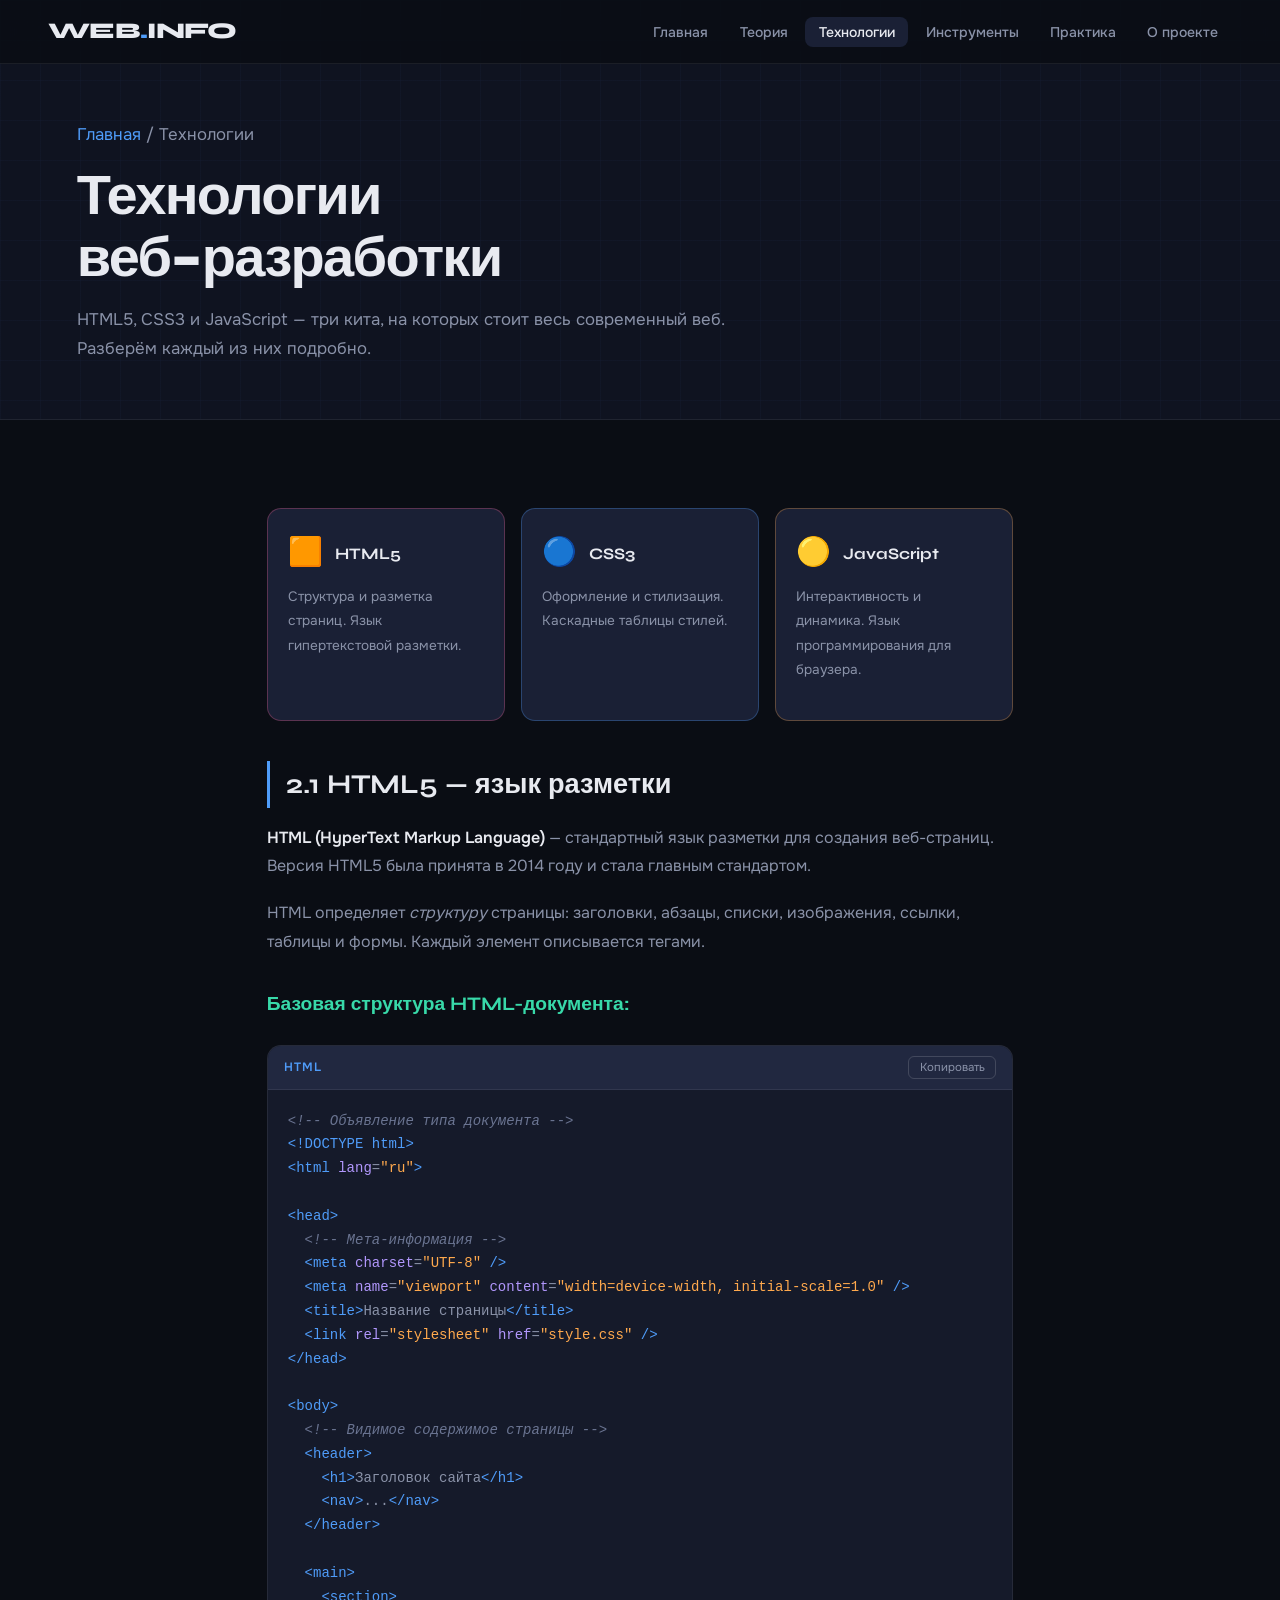
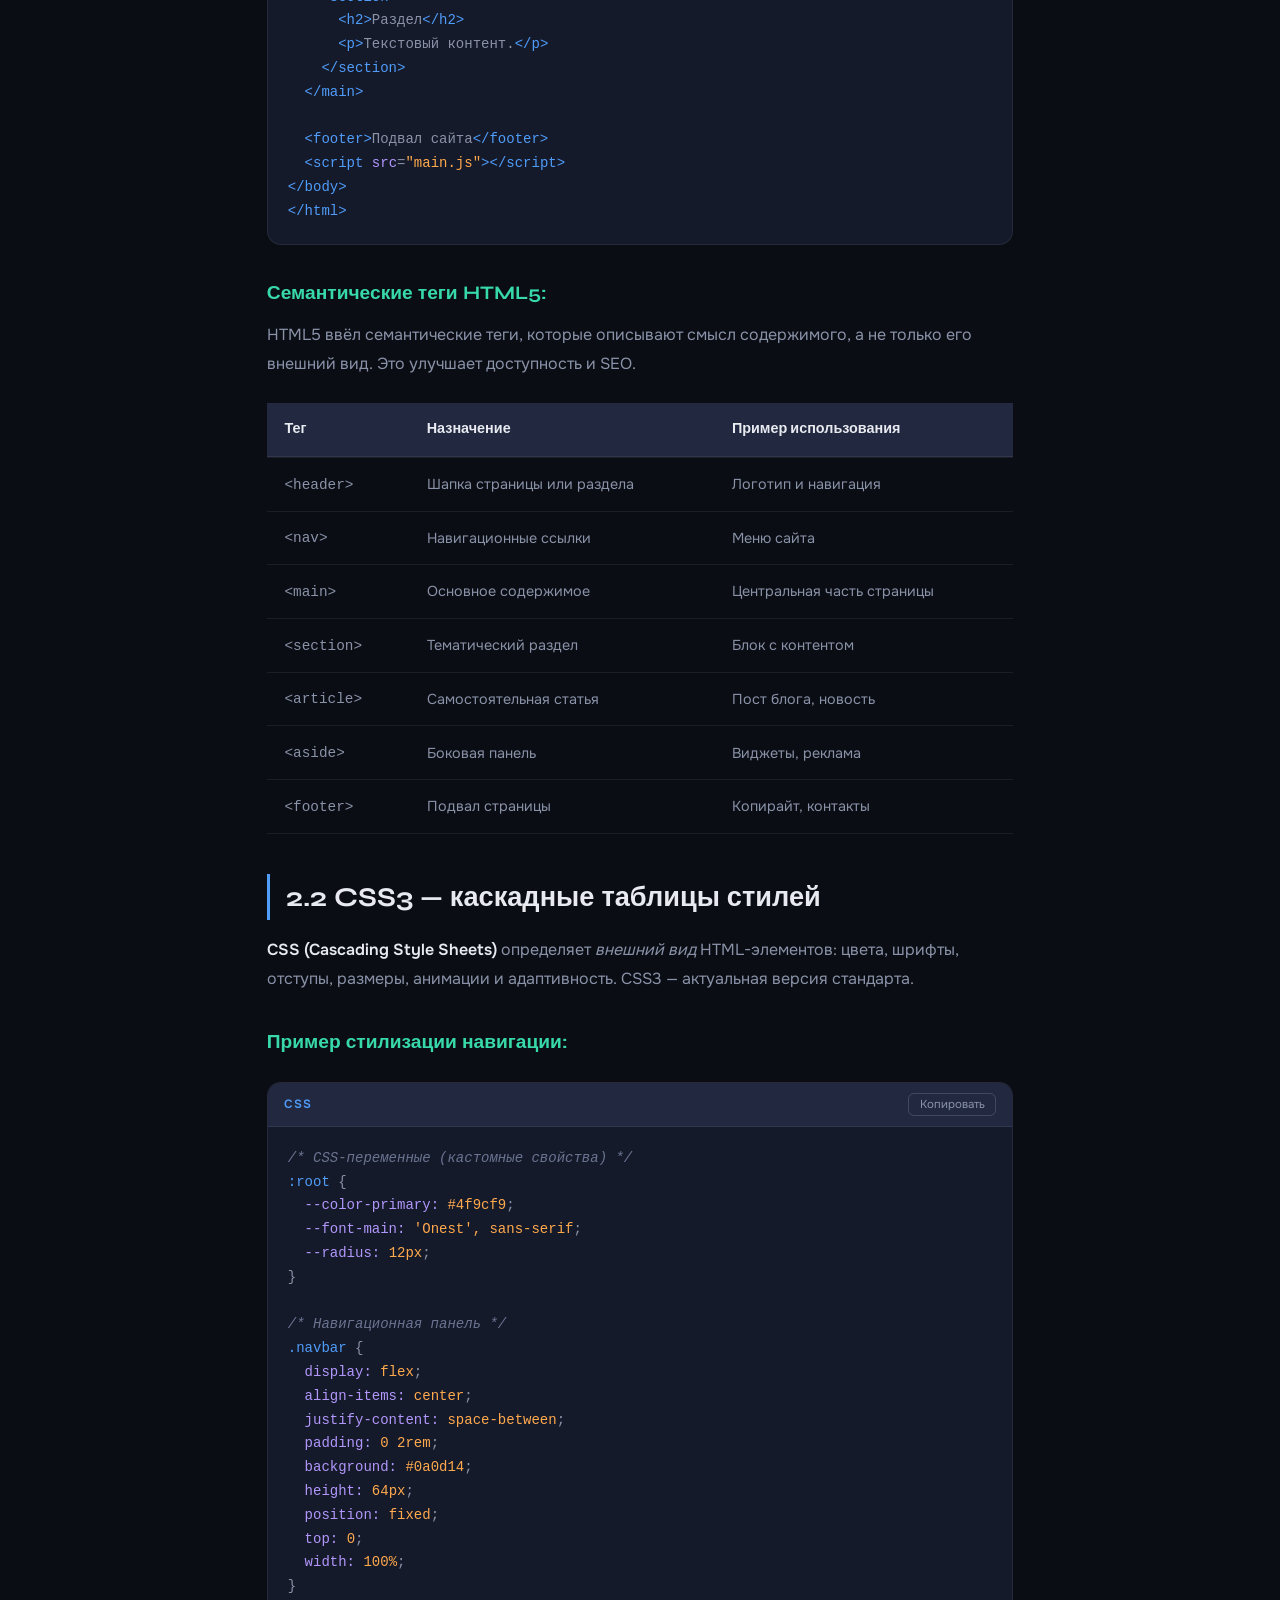
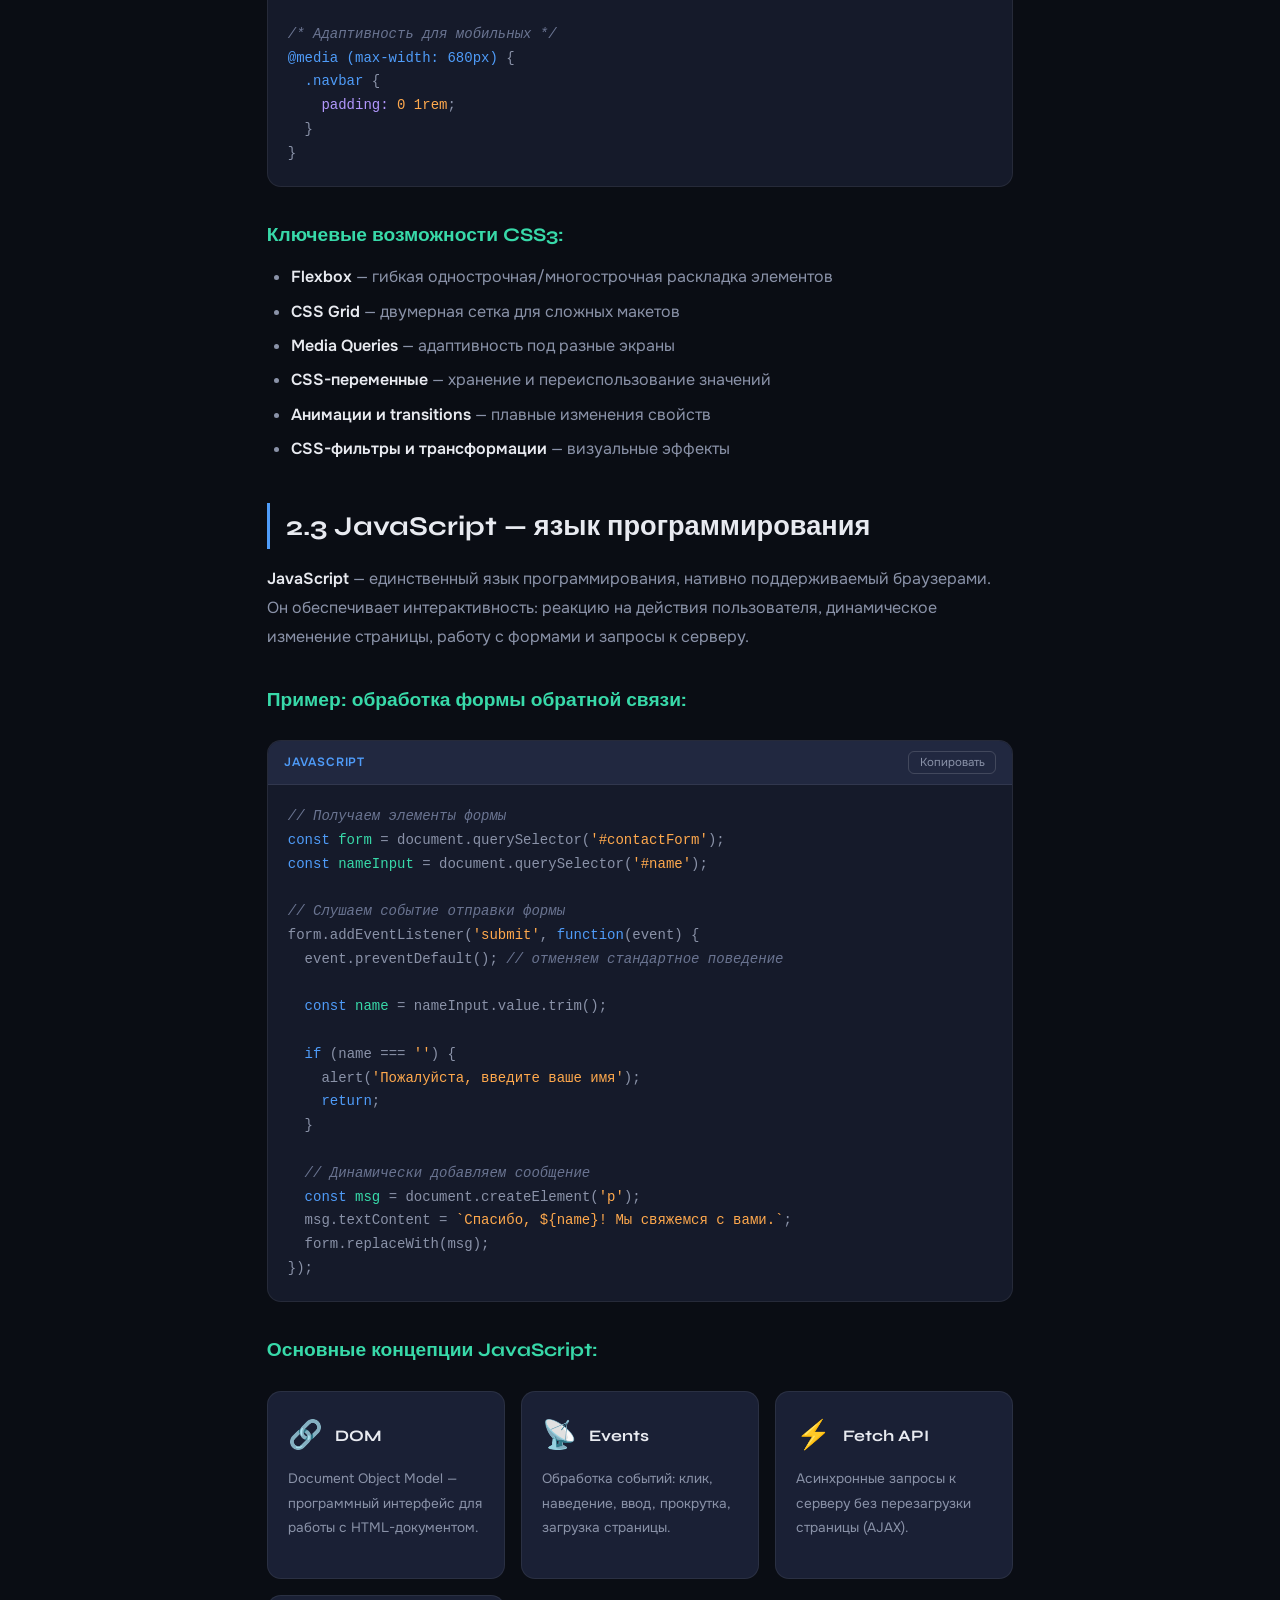
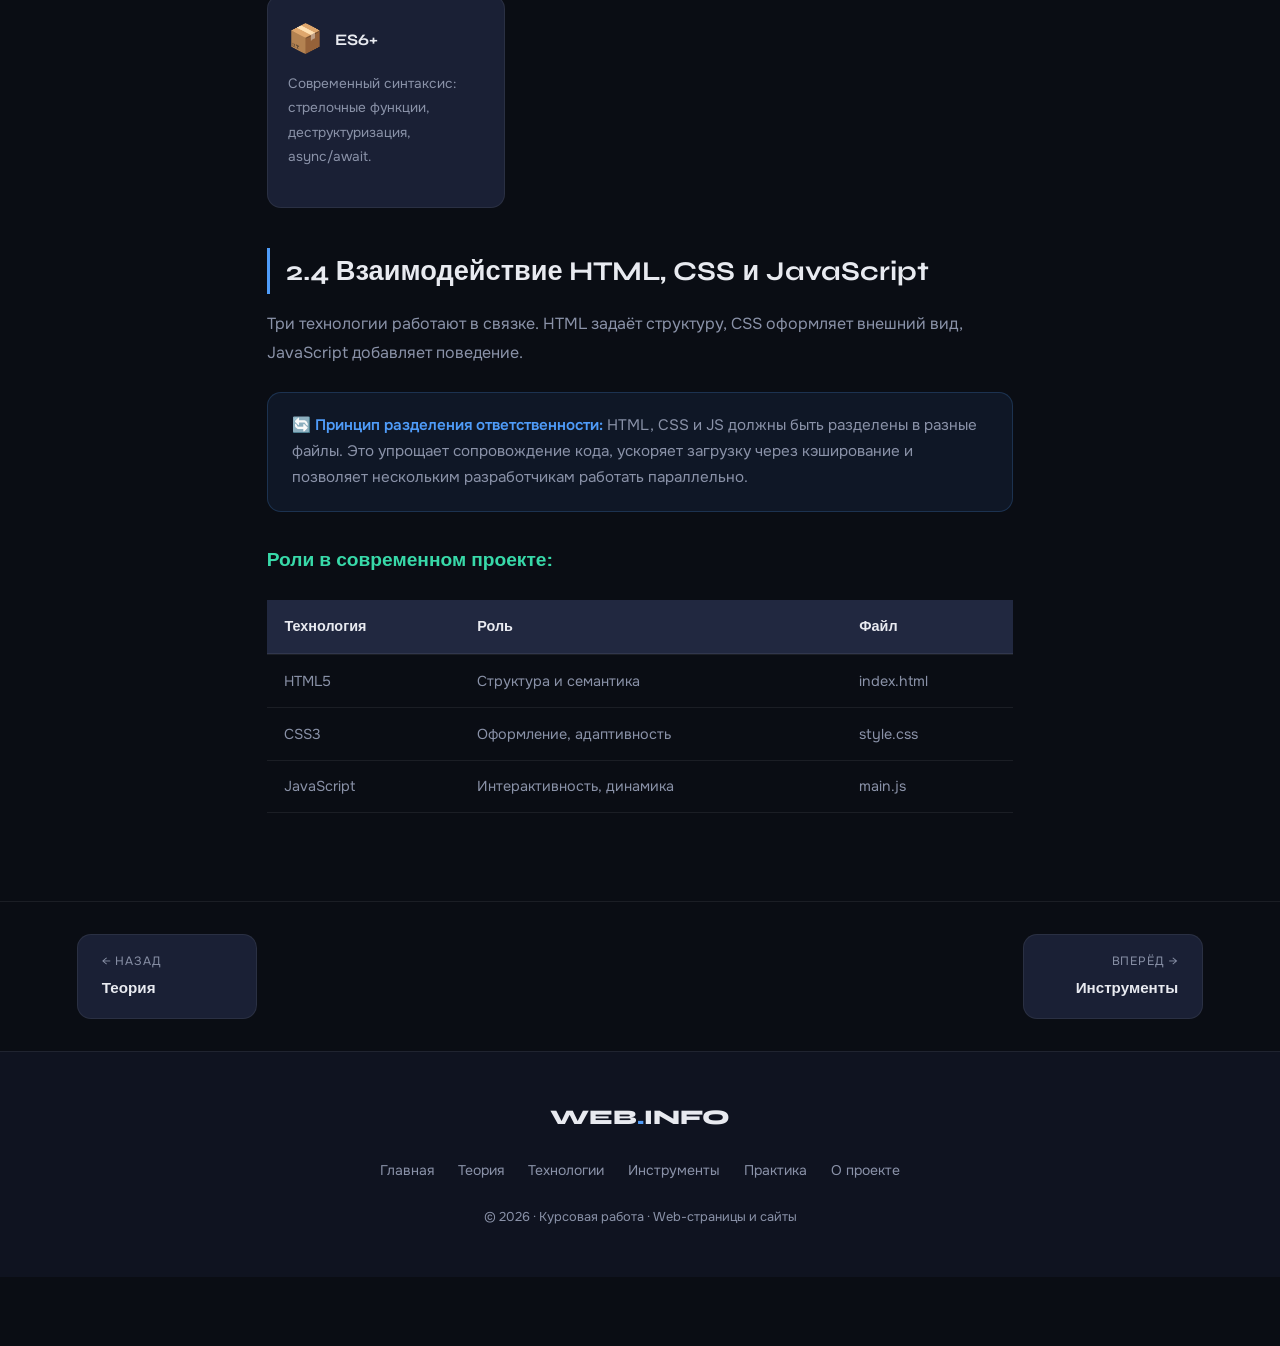
<file: technologies.html>
<!DOCTYPE html>
<html lang="ru">
<head>
  <meta charset="UTF-8" />
  <meta name="viewport" content="width=device-width, initial-scale=1.0" />
  <title>Технологии — Web-страницы и сайты</title>
  <link rel="preconnect" href="https://fonts.googleapis.com" />
  <link href="https://fonts.googleapis.com/css2?family=Syne:wght@400;600;700;800&family=Onest:wght@300;400;500&display=swap" rel="stylesheet" />
  <link rel="stylesheet" href="style.css" />
</head>
<body>

  <nav class="navbar">
    <a href="index.html" class="logo">WEB<span>.</span>INFO</a>
    <button class="burger" id="burger"><span></span><span></span><span></span></button>
    <ul class="nav-links" id="navLinks">
      <li><a href="index.html">Главная</a></li>
      <li><a href="theory.html">Теория</a></li>
      <li><a href="technologies.html" class="active">Технологии</a></li>
      <li><a href="tools.html">Инструменты</a></li>
      <li><a href="practice.html">Практика</a></li>
      <li><a href="about.html">О проекте</a></li>
    </ul>
  </nav>

  <div class="page-hero">
    <div class="page-hero-inner">
      <p class="page-breadcrumb"><a href="index.html">Главная</a> / Технологии</p>
      <h1>Технологии<br />веб-разработки</h1>
      <p>HTML5, CSS3 и JavaScript — три кита, на которых стоит весь современный веб. Разберём каждый из них подробно.</p>
    </div>
  </div>

  <div class="content-wrap">

    <div class="tech-grid" style="margin-bottom:2.5rem">
      <div class="tech-badge" style="border-color:rgba(240,98,146,0.3)">
        <div class="tech-badge-top"><span class="tech-badge-icon">🟧</span><span class="tech-badge-name">HTML5</span></div>
        <p>Структура и разметка страниц. Язык гипертекстовой разметки.</p>
      </div>
      <div class="tech-badge" style="border-color:rgba(79,156,249,0.3)">
        <div class="tech-badge-top"><span class="tech-badge-icon">🔵</span><span class="tech-badge-name">CSS3</span></div>
        <p>Оформление и стилизация. Каскадные таблицы стилей.</p>
      </div>
      <div class="tech-badge" style="border-color:rgba(255,169,77,0.3)">
        <div class="tech-badge-top"><span class="tech-badge-icon">🟡</span><span class="tech-badge-name">JavaScript</span></div>
        <p>Интерактивность и динамика. Язык программирования для браузера.</p>
      </div>
    </div>

    <h2>2.1 HTML5 — язык разметки</h2>
    <p><strong>HTML (HyperText Markup Language)</strong> — стандартный язык разметки для создания веб-страниц. Версия HTML5 была принята в 2014 году и стала главным стандартом.</p>
    <p>HTML определяет <em>структуру</em> страницы: заголовки, абзацы, списки, изображения, ссылки, таблицы и формы. Каждый элемент описывается тегами.</p>

    <h3>Базовая структура HTML-документа:</h3>
    <div class="codeblock">
      <div class="codeblock-header"><span class="codeblock-lang">HTML</span></div>
      <pre><code><span class="cm">&lt;!-- Объявление типа документа --&gt;</span>
<span class="kw">&lt;!DOCTYPE html&gt;</span>
<span class="kw">&lt;html</span> <span class="at">lang</span>=<span class="str">"ru"</span><span class="kw">&gt;</span>

<span class="kw">&lt;head&gt;</span>
  <span class="cm">&lt;!-- Мета-информация --&gt;</span>
  <span class="kw">&lt;meta</span> <span class="at">charset</span>=<span class="str">"UTF-8"</span><span class="kw"> /&gt;</span>
  <span class="kw">&lt;meta</span> <span class="at">name</span>=<span class="str">"viewport"</span> <span class="at">content</span>=<span class="str">"width=device-width, initial-scale=1.0"</span><span class="kw"> /&gt;</span>
  <span class="kw">&lt;title&gt;</span>Название страницы<span class="kw">&lt;/title&gt;</span>
  <span class="kw">&lt;link</span> <span class="at">rel</span>=<span class="str">"stylesheet"</span> <span class="at">href</span>=<span class="str">"style.css"</span><span class="kw"> /&gt;</span>
<span class="kw">&lt;/head&gt;</span>

<span class="kw">&lt;body&gt;</span>
  <span class="cm">&lt;!-- Видимое содержимое страницы --&gt;</span>
  <span class="kw">&lt;header&gt;</span>
    <span class="kw">&lt;h1&gt;</span>Заголовок сайта<span class="kw">&lt;/h1&gt;</span>
    <span class="kw">&lt;nav&gt;</span>...<span class="kw">&lt;/nav&gt;</span>
  <span class="kw">&lt;/header&gt;</span>

  <span class="kw">&lt;main&gt;</span>
    <span class="kw">&lt;section&gt;</span>
      <span class="kw">&lt;h2&gt;</span>Раздел<span class="kw">&lt;/h2&gt;</span>
      <span class="kw">&lt;p&gt;</span>Текстовый контент.<span class="kw">&lt;/p&gt;</span>
    <span class="kw">&lt;/section&gt;</span>
  <span class="kw">&lt;/main&gt;</span>

  <span class="kw">&lt;footer&gt;</span>Подвал сайта<span class="kw">&lt;/footer&gt;</span>
  <span class="kw">&lt;script</span> <span class="at">src</span>=<span class="str">"main.js"</span><span class="kw">&gt;&lt;/script&gt;</span>
<span class="kw">&lt;/body&gt;</span>
<span class="kw">&lt;/html&gt;</span></code></pre>
    </div>

    <h3>Семантические теги HTML5:</h3>
    <p>HTML5 ввёл семантические теги, которые описывают смысл содержимого, а не только его внешний вид. Это улучшает доступность и SEO.</p>
    <div class="table-wrap">
      <table>
        <thead><tr><th>Тег</th><th>Назначение</th><th>Пример использования</th></tr></thead>
        <tbody>
          <tr><td><code>&lt;header&gt;</code></td><td>Шапка страницы или раздела</td><td>Логотип и навигация</td></tr>
          <tr><td><code>&lt;nav&gt;</code></td><td>Навигационные ссылки</td><td>Меню сайта</td></tr>
          <tr><td><code>&lt;main&gt;</code></td><td>Основное содержимое</td><td>Центральная часть страницы</td></tr>
          <tr><td><code>&lt;section&gt;</code></td><td>Тематический раздел</td><td>Блок с контентом</td></tr>
          <tr><td><code>&lt;article&gt;</code></td><td>Самостоятельная статья</td><td>Пост блога, новость</td></tr>
          <tr><td><code>&lt;aside&gt;</code></td><td>Боковая панель</td><td>Виджеты, реклама</td></tr>
          <tr><td><code>&lt;footer&gt;</code></td><td>Подвал страницы</td><td>Копирайт, контакты</td></tr>
        </tbody>
      </table>
    </div>

    <h2>2.2 CSS3 — каскадные таблицы стилей</h2>
    <p><strong>CSS (Cascading Style Sheets)</strong> определяет <em>внешний вид</em> HTML-элементов: цвета, шрифты, отступы, размеры, анимации и адаптивность. CSS3 — актуальная версия стандарта.</p>

    <h3>Пример стилизации навигации:</h3>
    <div class="codeblock">
      <div class="codeblock-header"><span class="codeblock-lang">CSS</span></div>
      <pre><code><span class="cm">/* CSS-переменные (кастомные свойства) */</span>
<span class="kw">:root</span> {
  <span class="at">--color-primary:</span> <span class="str">#4f9cf9</span>;
  <span class="at">--font-main:</span> <span class="str">'Onest', sans-serif</span>;
  <span class="at">--radius:</span> <span class="str">12px</span>;
}

<span class="cm">/* Навигационная панель */</span>
<span class="kw">.navbar</span> {
  <span class="at">display:</span> <span class="str">flex</span>;
  <span class="at">align-items:</span> <span class="str">center</span>;
  <span class="at">justify-content:</span> <span class="str">space-between</span>;
  <span class="at">padding:</span> <span class="str">0 2rem</span>;
  <span class="at">background:</span> <span class="str">#0a0d14</span>;
  <span class="at">height:</span> <span class="str">64px</span>;
  <span class="at">position:</span> <span class="str">fixed</span>;
  <span class="at">top:</span> <span class="str">0</span>;
  <span class="at">width:</span> <span class="str">100%</span>;
}

<span class="cm">/* Адаптивность для мобильных */</span>
<span class="kw">@media (max-width: 680px)</span> {
  <span class="kw">.navbar</span> {
    <span class="at">padding:</span> <span class="str">0 1rem</span>;
  }
}</code></pre>
    </div>

    <h3>Ключевые возможности CSS3:</h3>
    <ul>
      <li><strong>Flexbox</strong> — гибкая однострочная/многострочная раскладка элементов</li>
      <li><strong>CSS Grid</strong> — двумерная сетка для сложных макетов</li>
      <li><strong>Media Queries</strong> — адаптивность под разные экраны</li>
      <li><strong>CSS-переменные</strong> — хранение и переиспользование значений</li>
      <li><strong>Анимации и transitions</strong> — плавные изменения свойств</li>
      <li><strong>CSS-фильтры и трансформации</strong> — визуальные эффекты</li>
    </ul>

    <h2>2.3 JavaScript — язык программирования</h2>
    <p><strong>JavaScript</strong> — единственный язык программирования, нативно поддерживаемый браузерами. Он обеспечивает интерактивность: реакцию на действия пользователя, динамическое изменение страницы, работу с формами и запросы к серверу.</p>

    <h3>Пример: обработка формы обратной связи:</h3>
    <div class="codeblock">
      <div class="codeblock-header"><span class="codeblock-lang">JavaScript</span></div>
      <pre><code><span class="cm">// Получаем элементы формы</span>
<span class="kw">const</span> <span class="cn">form</span> = document.querySelector(<span class="str">'#contactForm'</span>);
<span class="kw">const</span> <span class="cn">nameInput</span> = document.querySelector(<span class="str">'#name'</span>);

<span class="cm">// Слушаем событие отправки формы</span>
form.addEventListener(<span class="str">'submit'</span>, <span class="kw">function</span>(event) {
  event.preventDefault(); <span class="cm">// отменяем стандартное поведение</span>

  <span class="kw">const</span> <span class="cn">name</span> = nameInput.value.trim();

  <span class="kw">if</span> (name === <span class="str">''</span>) {
    alert(<span class="str">'Пожалуйста, введите ваше имя'</span>);
    <span class="kw">return</span>;
  }

  <span class="cm">// Динамически добавляем сообщение</span>
  <span class="kw">const</span> <span class="cn">msg</span> = document.createElement(<span class="str">'p'</span>);
  msg.textContent = <span class="str">`Спасибо, ${name}! Мы свяжемся с вами.`</span>;
  form.replaceWith(msg);
});</code></pre>
    </div>

    <h3>Основные концепции JavaScript:</h3>
    <div class="tech-grid">
      <div class="tech-badge">
        <div class="tech-badge-top"><span class="tech-badge-icon">🔗</span><span class="tech-badge-name">DOM</span></div>
        <p>Document Object Model — программный интерфейс для работы с HTML-документом.</p>
      </div>
      <div class="tech-badge">
        <div class="tech-badge-top"><span class="tech-badge-icon">📡</span><span class="tech-badge-name">Events</span></div>
        <p>Обработка событий: клик, наведение, ввод, прокрутка, загрузка страницы.</p>
      </div>
      <div class="tech-badge">
        <div class="tech-badge-top"><span class="tech-badge-icon">⚡</span><span class="tech-badge-name">Fetch API</span></div>
        <p>Асинхронные запросы к серверу без перезагрузки страницы (AJAX).</p>
      </div>
      <div class="tech-badge">
        <div class="tech-badge-top"><span class="tech-badge-icon">📦</span><span class="tech-badge-name">ES6+</span></div>
        <p>Современный синтаксис: стрелочные функции, деструктуризация, async/await.</p>
      </div>
    </div>

    <h2>2.4 Взаимодействие HTML, CSS и JavaScript</h2>
    <p>Три технологии работают в связке. HTML задаёт структуру, CSS оформляет внешний вид, JavaScript добавляет поведение.</p>

    <div class="info-box">
      <strong>🔄 Принцип разделения ответственности:</strong> HTML, CSS и JS должны быть разделены в разные файлы. Это упрощает сопровождение кода, ускоряет загрузку через кэширование и позволяет нескольким разработчикам работать параллельно.
    </div>

    <h3>Роли в современном проекте:</h3>
    <div class="table-wrap">
      <table>
        <thead><tr><th>Технология</th><th>Роль</th><th>Файл</th></tr></thead>
        <tbody>
          <tr><td>HTML5</td><td>Структура и семантика</td><td>index.html</td></tr>
          <tr><td>CSS3</td><td>Оформление, адаптивность</td><td>style.css</td></tr>
          <tr><td>JavaScript</td><td>Интерактивность, динамика</td><td>main.js</td></tr>
        </tbody>
      </table>
    </div>

  </div>

  <div class="page-nav">
    <a href="theory.html">
      <span class="page-nav-label">← Назад</span>
      <span class="page-nav-title">Теория</span>
    </a>
    <a href="tools.html" class="next">
      <span class="page-nav-label">Вперёд →</span>
      <span class="page-nav-title">Инструменты</span>
    </a>
  </div>

  <footer class="footer">
    <div class="footer-inner">
      <div class="footer-logo">WEB<span>.</span>INFO</div>
      <nav class="footer-nav">
        <a href="index.html">Главная</a>
        <a href="theory.html">Теория</a>
        <a href="technologies.html">Технологии</a>
        <a href="tools.html">Инструменты</a>
        <a href="practice.html">Практика</a>
        <a href="about.html">О проекте</a>
      </nav>
      <p class="footer-copy">© 2026 · Курсовая работа · Web-страницы и сайты</p>
    </div>
  </footer>

  <script src="main.js"></script>
</body>
</html>
</file>
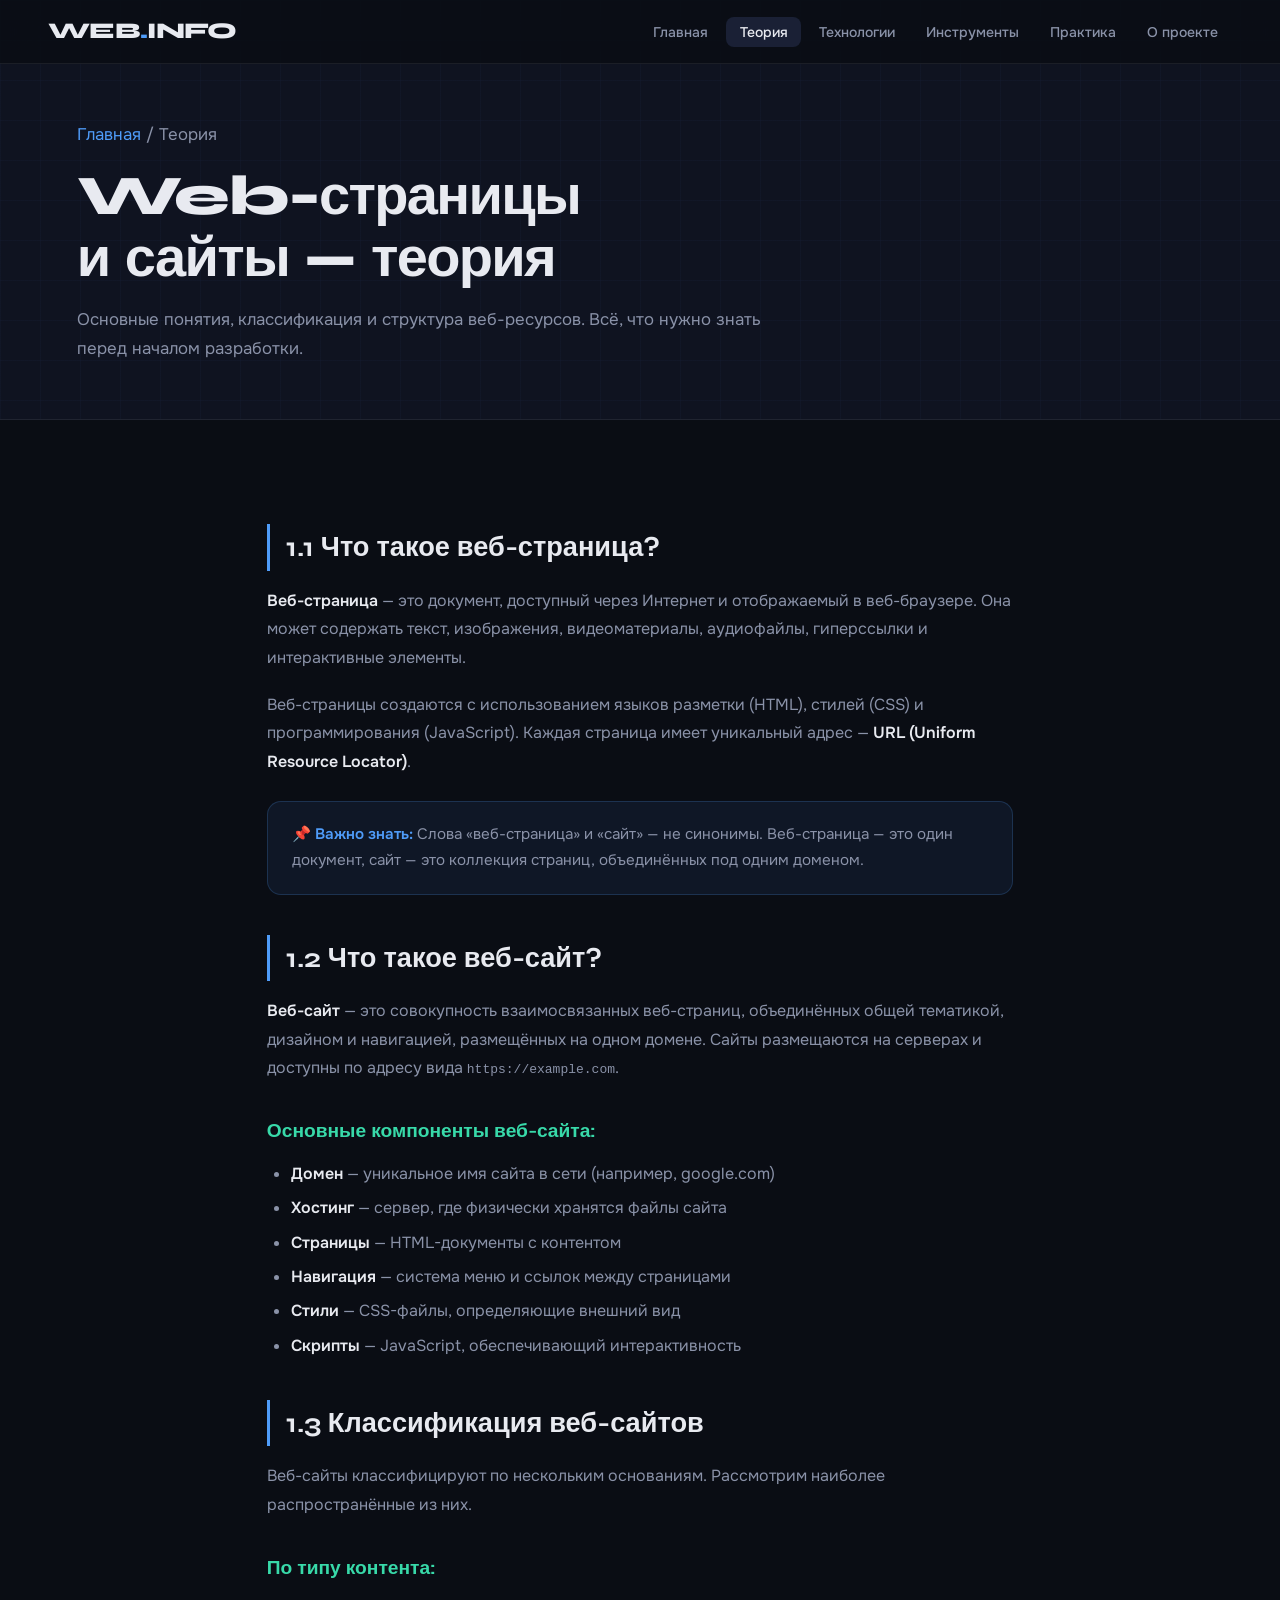
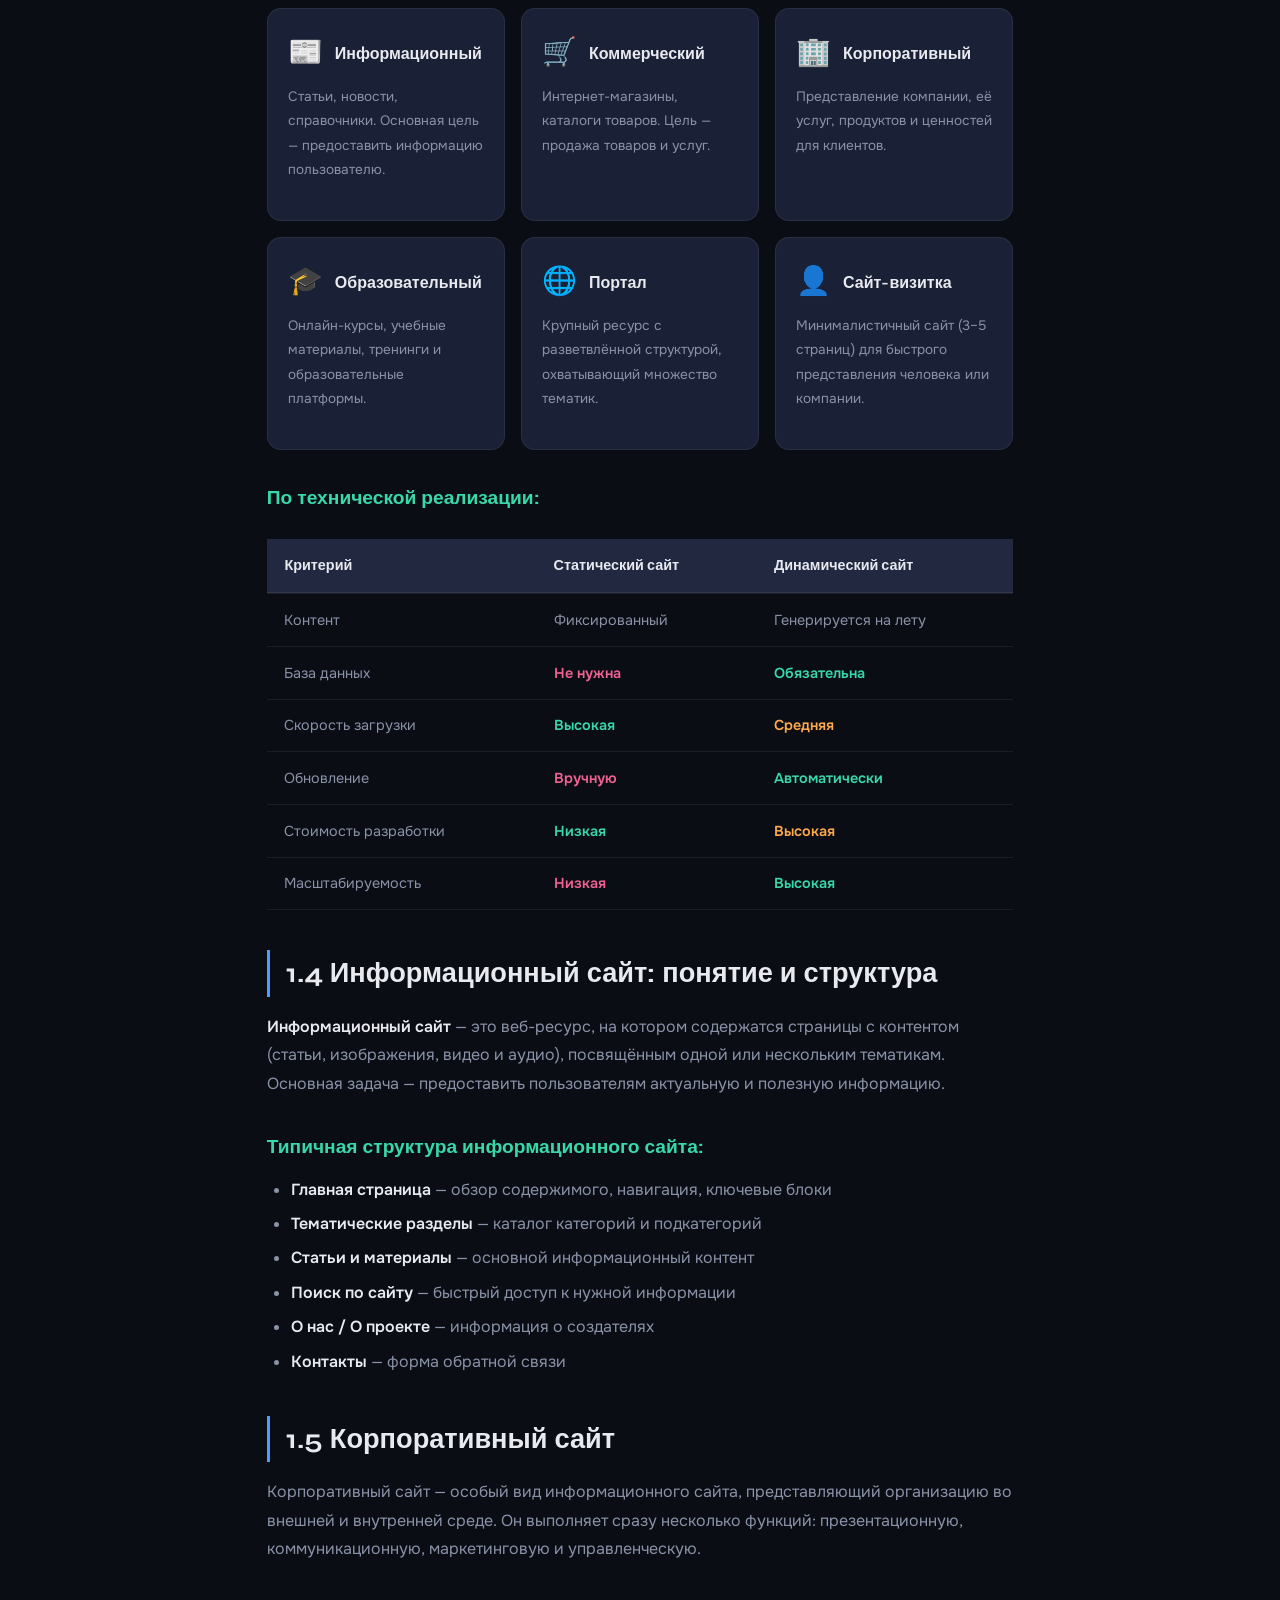
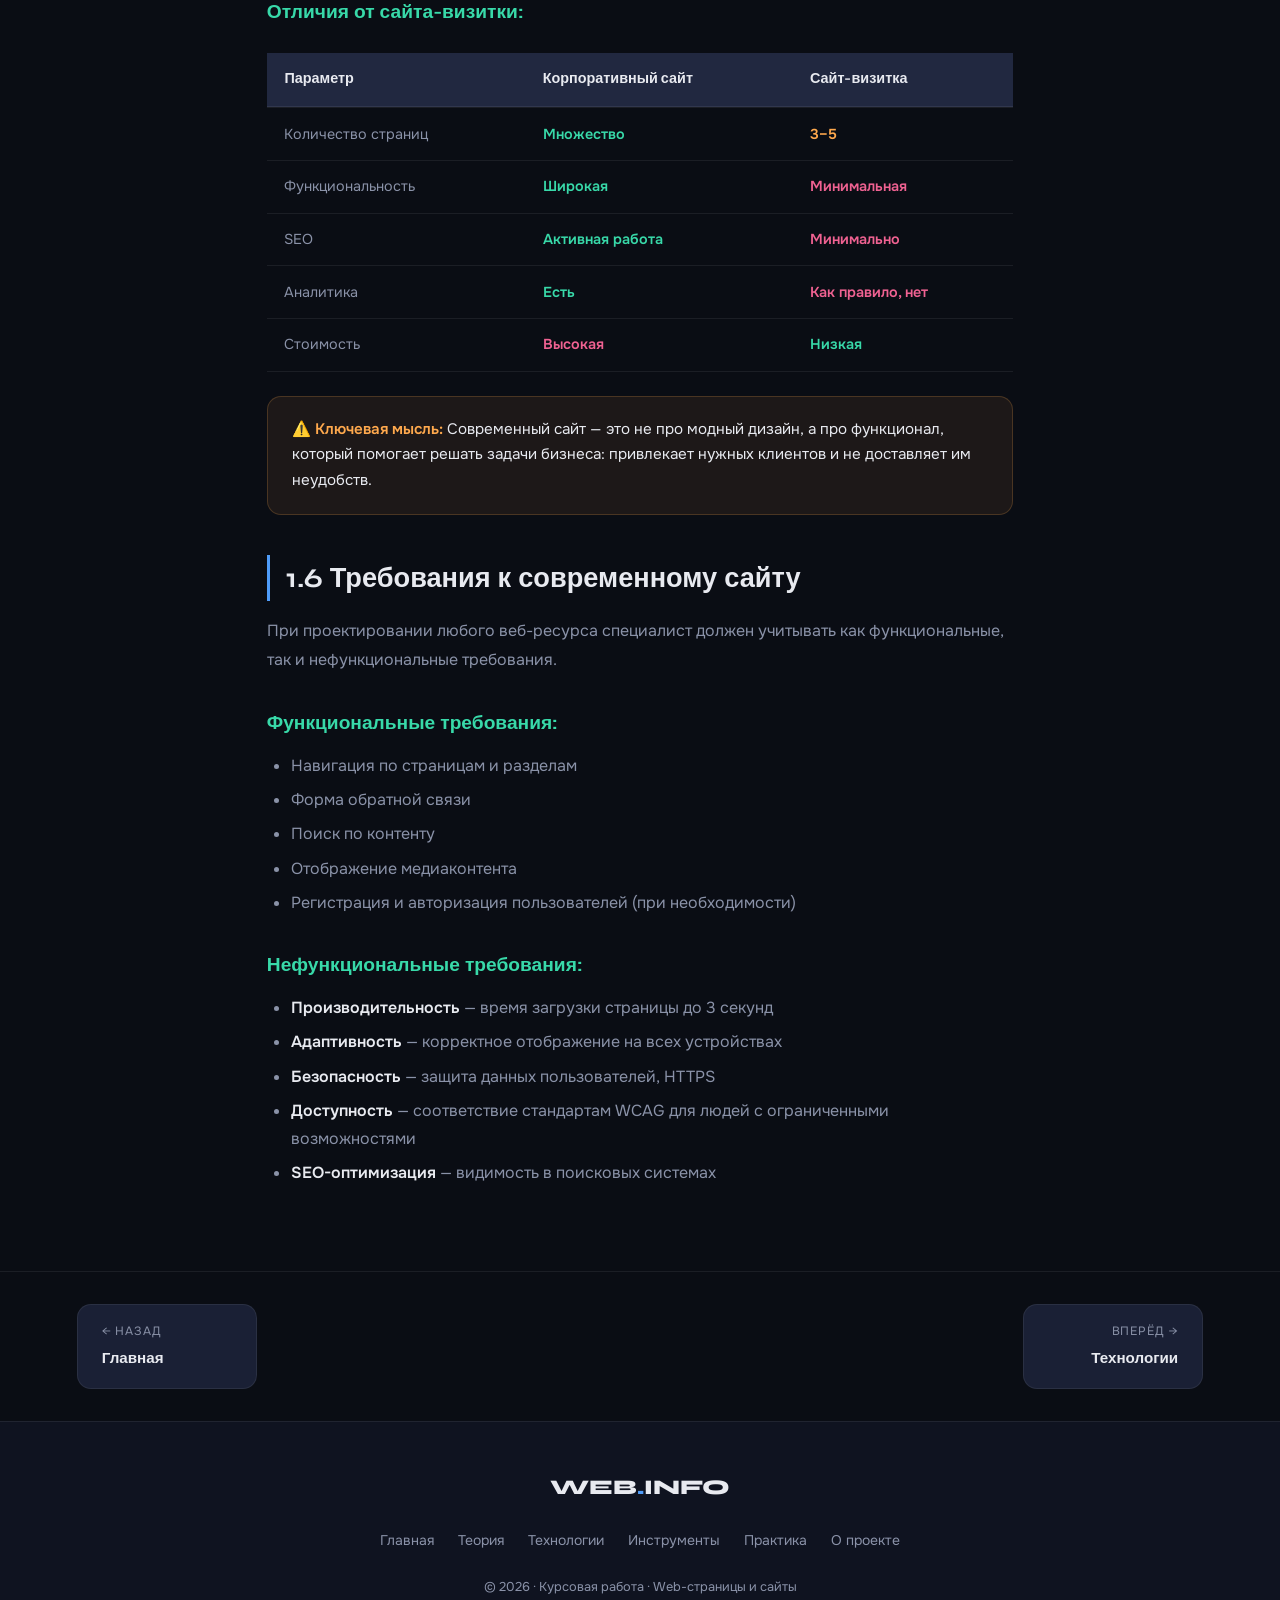
<file: theory.html>
<!DOCTYPE html>
<html lang="ru">
<head>
  <meta charset="UTF-8" />
  <meta name="viewport" content="width=device-width, initial-scale=1.0" />
  <title>Теория — Web-страницы и сайты</title>
  <link rel="preconnect" href="https://fonts.googleapis.com" />
  <link href="https://fonts.googleapis.com/css2?family=Syne:wght@400;600;700;800&family=Onest:wght@300;400;500&display=swap" rel="stylesheet" />
  <link rel="stylesheet" href="style.css" />
</head>
<body>

  <nav class="navbar">
    <a href="index.html" class="logo">WEB<span>.</span>INFO</a>
    <button class="burger" id="burger"><span></span><span></span><span></span></button>
    <ul class="nav-links" id="navLinks">
      <li><a href="index.html">Главная</a></li>
      <li><a href="theory.html" class="active">Теория</a></li>
      <li><a href="technologies.html">Технологии</a></li>
      <li><a href="tools.html">Инструменты</a></li>
      <li><a href="practice.html">Практика</a></li>
      <li><a href="about.html">О проекте</a></li>
    </ul>
  </nav>

  <div class="page-hero">
    <div class="page-hero-inner">
      <p class="page-breadcrumb"><a href="index.html">Главная</a> / Теория</p>
      <h1>Web-страницы<br />и сайты — теория</h1>
      <p>Основные понятия, классификация и структура веб-ресурсов. Всё, что нужно знать перед началом разработки.</p>
    </div>
  </div>

  <div class="content-wrap">

    <h2>1.1 Что такое веб-страница?</h2>
    <p><strong>Веб-страница</strong> — это документ, доступный через Интернет и отображаемый в веб-браузере. Она может содержать текст, изображения, видеоматериалы, аудиофайлы, гиперссылки и интерактивные элементы.</p>
    <p>Веб-страницы создаются с использованием языков разметки (HTML), стилей (CSS) и программирования (JavaScript). Каждая страница имеет уникальный адрес — <strong>URL (Uniform Resource Locator)</strong>.</p>

    <div class="info-box">
      <strong>📌 Важно знать:</strong> Слова «веб-страница» и «сайт» — не синонимы. Веб-страница — это один документ, сайт — это коллекция страниц, объединённых под одним доменом.
    </div>

    <h2>1.2 Что такое веб-сайт?</h2>
    <p><strong>Веб-сайт</strong> — это совокупность взаимосвязанных веб-страниц, объединённых общей тематикой, дизайном и навигацией, размещённых на одном домене. Сайты размещаются на серверах и доступны по адресу вида <code>https://example.com</code>.</p>

    <h3>Основные компоненты веб-сайта:</h3>
    <ul>
      <li><strong>Домен</strong> — уникальное имя сайта в сети (например, google.com)</li>
      <li><strong>Хостинг</strong> — сервер, где физически хранятся файлы сайта</li>
      <li><strong>Страницы</strong> — HTML-документы с контентом</li>
      <li><strong>Навигация</strong> — система меню и ссылок между страницами</li>
      <li><strong>Стили</strong> — CSS-файлы, определяющие внешний вид</li>
      <li><strong>Скрипты</strong> — JavaScript, обеспечивающий интерактивность</li>
    </ul>

    <h2>1.3 Классификация веб-сайтов</h2>
    <p>Веб-сайты классифицируют по нескольким основаниям. Рассмотрим наиболее распространённые из них.</p>

    <h3>По типу контента:</h3>
    <div class="tech-grid">
      <div class="tech-badge">
        <div class="tech-badge-top"><span class="tech-badge-icon">📰</span><span class="tech-badge-name">Информационный</span></div>
        <p>Статьи, новости, справочники. Основная цель — предоставить информацию пользователю.</p>
      </div>
      <div class="tech-badge">
        <div class="tech-badge-top"><span class="tech-badge-icon">🛒</span><span class="tech-badge-name">Коммерческий</span></div>
        <p>Интернет-магазины, каталоги товаров. Цель — продажа товаров и услуг.</p>
      </div>
      <div class="tech-badge">
        <div class="tech-badge-top"><span class="tech-badge-icon">🏢</span><span class="tech-badge-name">Корпоративный</span></div>
        <p>Представление компании, её услуг, продуктов и ценностей для клиентов.</p>
      </div>
      <div class="tech-badge">
        <div class="tech-badge-top"><span class="tech-badge-icon">🎓</span><span class="tech-badge-name">Образовательный</span></div>
        <p>Онлайн-курсы, учебные материалы, тренинги и образовательные платформы.</p>
      </div>
      <div class="tech-badge">
        <div class="tech-badge-top"><span class="tech-badge-icon">🌐</span><span class="tech-badge-name">Портал</span></div>
        <p>Крупный ресурс с разветвлённой структурой, охватывающий множество тематик.</p>
      </div>
      <div class="tech-badge">
        <div class="tech-badge-top"><span class="tech-badge-icon">👤</span><span class="tech-badge-name">Сайт-визитка</span></div>
        <p>Минималистичный сайт (3–5 страниц) для быстрого представления человека или компании.</p>
      </div>
    </div>

    <h3>По технической реализации:</h3>
    <div class="table-wrap">
      <table>
        <thead>
          <tr>
            <th>Критерий</th>
            <th>Статический сайт</th>
            <th>Динамический сайт</th>
          </tr>
        </thead>
        <tbody>
          <tr><td>Контент</td><td>Фиксированный</td><td>Генерируется на лету</td></tr>
          <tr><td>База данных</td><td class="td-bad">Не нужна</td><td class="td-good">Обязательна</td></tr>
          <tr><td>Скорость загрузки</td><td class="td-good">Высокая</td><td class="td-mid">Средняя</td></tr>
          <tr><td>Обновление</td><td class="td-bad">Вручную</td><td class="td-good">Автоматически</td></tr>
          <tr><td>Стоимость разработки</td><td class="td-good">Низкая</td><td class="td-mid">Высокая</td></tr>
          <tr><td>Масштабируемость</td><td class="td-bad">Низкая</td><td class="td-good">Высокая</td></tr>
        </tbody>
      </table>
    </div>

    <h2>1.4 Информационный сайт: понятие и структура</h2>
    <p><strong>Информационный сайт</strong> — это веб-ресурс, на котором содержатся страницы с контентом (статьи, изображения, видео и аудио), посвящённым одной или нескольким тематикам. Основная задача — предоставить пользователям актуальную и полезную информацию.</p>

    <h3>Типичная структура информационного сайта:</h3>
    <ul>
      <li><strong>Главная страница</strong> — обзор содержимого, навигация, ключевые блоки</li>
      <li><strong>Тематические разделы</strong> — каталог категорий и подкатегорий</li>
      <li><strong>Статьи и материалы</strong> — основной информационный контент</li>
      <li><strong>Поиск по сайту</strong> — быстрый доступ к нужной информации</li>
      <li><strong>О нас / О проекте</strong> — информация о создателях</li>
      <li><strong>Контакты</strong> — форма обратной связи</li>
    </ul>

    <h2>1.5 Корпоративный сайт</h2>
    <p>Корпоративный сайт — особый вид информационного сайта, представляющий организацию во внешней и внутренней среде. Он выполняет сразу несколько функций: презентационную, коммуникационную, маркетинговую и управленческую.</p>

    <h3>Отличия от сайта-визитки:</h3>
    <div class="table-wrap">
      <table>
        <thead>
          <tr><th>Параметр</th><th>Корпоративный сайт</th><th>Сайт-визитка</th></tr>
        </thead>
        <tbody>
          <tr><td>Количество страниц</td><td class="td-good">Множество</td><td class="td-mid">3–5</td></tr>
          <tr><td>Функциональность</td><td class="td-good">Широкая</td><td class="td-bad">Минимальная</td></tr>
          <tr><td>SEO</td><td class="td-good">Активная работа</td><td class="td-bad">Минимально</td></tr>
          <tr><td>Аналитика</td><td class="td-good">Есть</td><td class="td-bad">Как правило, нет</td></tr>
          <tr><td>Стоимость</td><td class="td-bad">Высокая</td><td class="td-good">Низкая</td></tr>
        </tbody>
      </table>
    </div>

    <div class="warn-box">
      <strong>⚠️ Ключевая мысль:</strong> Современный сайт — это не про модный дизайн, а про функционал, который помогает решать задачи бизнеса: привлекает нужных клиентов и не доставляет им неудобств.
    </div>

    <h2>1.6 Требования к современному сайту</h2>
    <p>При проектировании любого веб-ресурса специалист должен учитывать как функциональные, так и нефункциональные требования.</p>

    <h3>Функциональные требования:</h3>
    <ul>
      <li>Навигация по страницам и разделам</li>
      <li>Форма обратной связи</li>
      <li>Поиск по контенту</li>
      <li>Отображение медиаконтента</li>
      <li>Регистрация и авторизация пользователей (при необходимости)</li>
    </ul>

    <h3>Нефункциональные требования:</h3>
    <ul>
      <li><strong>Производительность</strong> — время загрузки страницы до 3 секунд</li>
      <li><strong>Адаптивность</strong> — корректное отображение на всех устройствах</li>
      <li><strong>Безопасность</strong> — защита данных пользователей, HTTPS</li>
      <li><strong>Доступность</strong> — соответствие стандартам WCAG для людей с ограниченными возможностями</li>
      <li><strong>SEO-оптимизация</strong> — видимость в поисковых системах</li>
    </ul>

  </div>

  <div class="page-nav">
    <a href="index.html">
      <span class="page-nav-label">← Назад</span>
      <span class="page-nav-title">Главная</span>
    </a>
    <a href="technologies.html" class="next">
      <span class="page-nav-label">Вперёд →</span>
      <span class="page-nav-title">Технологии</span>
    </a>
  </div>

  <footer class="footer">
    <div class="footer-inner">
      <div class="footer-logo">WEB<span>.</span>INFO</div>
      <nav class="footer-nav">
        <a href="index.html">Главная</a>
        <a href="theory.html">Теория</a>
        <a href="technologies.html">Технологии</a>
        <a href="tools.html">Инструменты</a>
        <a href="practice.html">Практика</a>
        <a href="about.html">О проекте</a>
      </nav>
      <p class="footer-copy">© 2026 · Курсовая работа · Web-страницы и сайты</p>
    </div>
  </footer>

  <script src="main.js"></script>
</body>
</html>
</file>
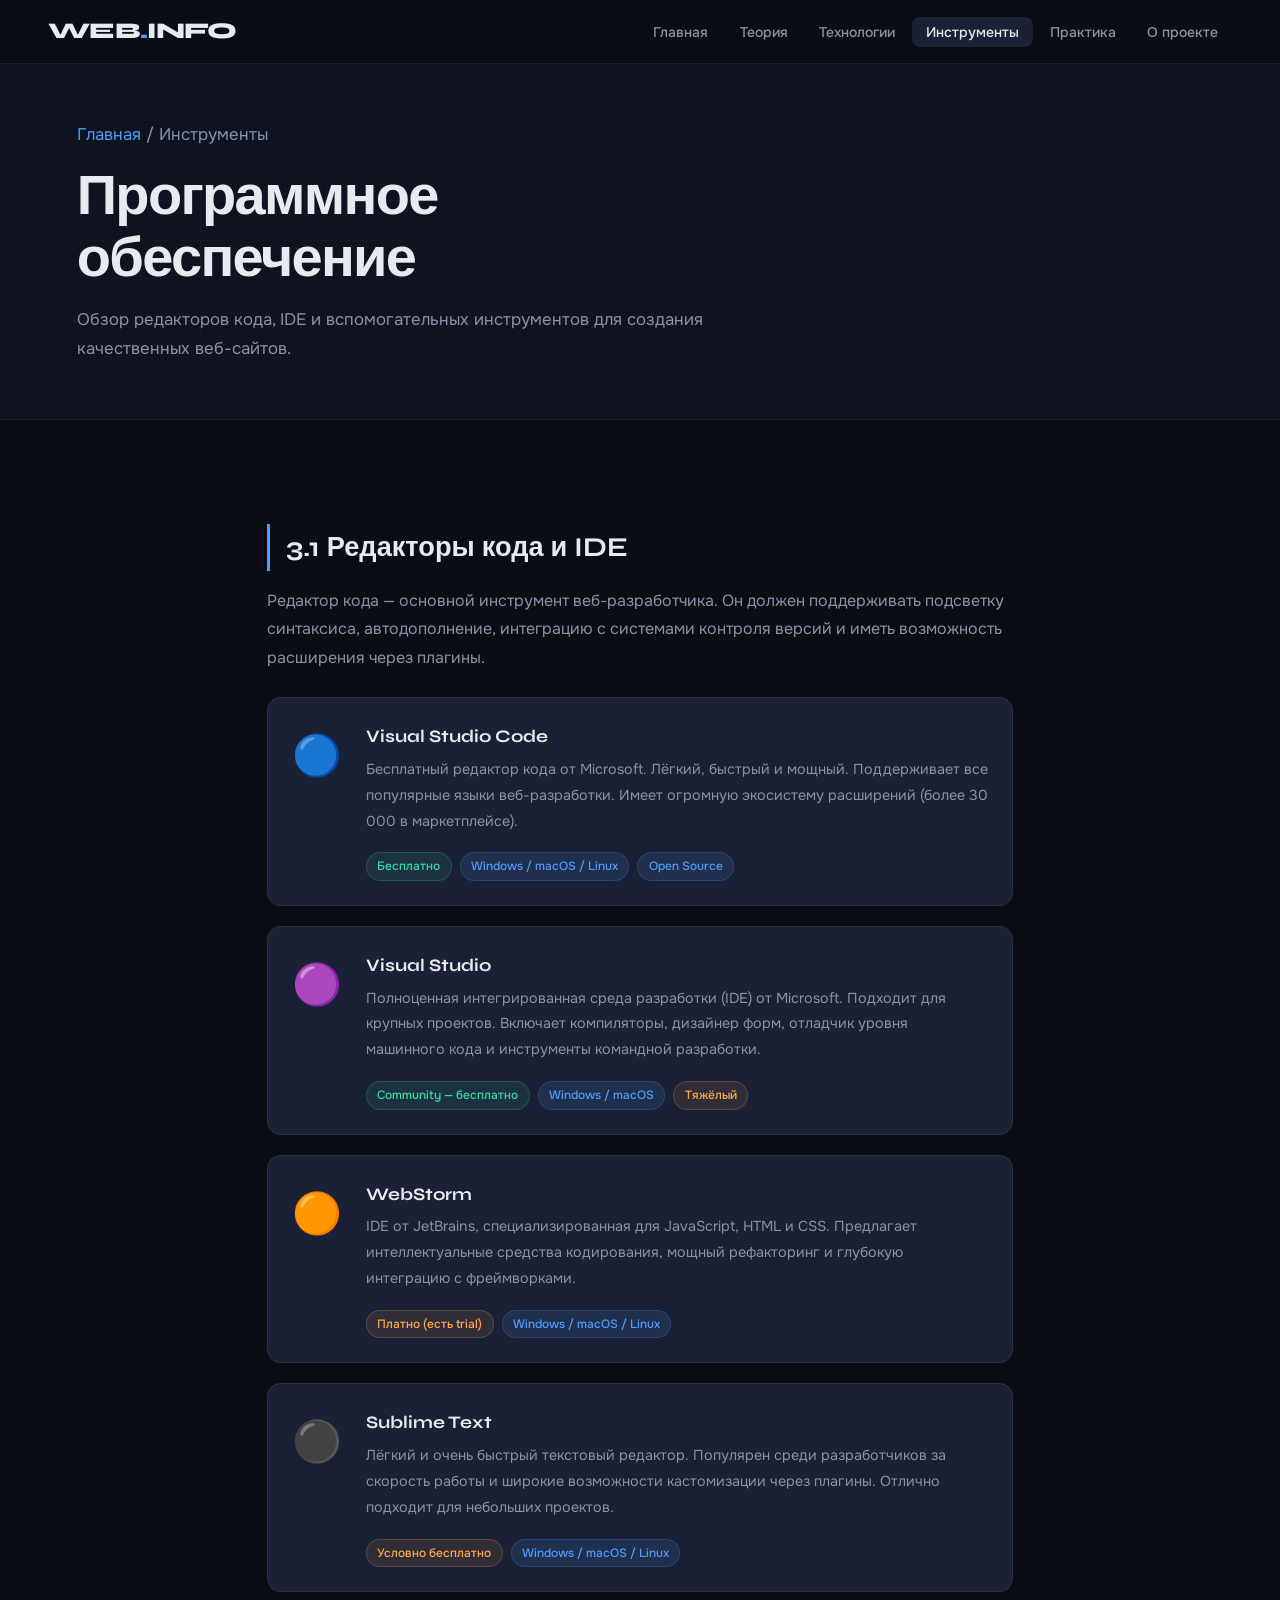
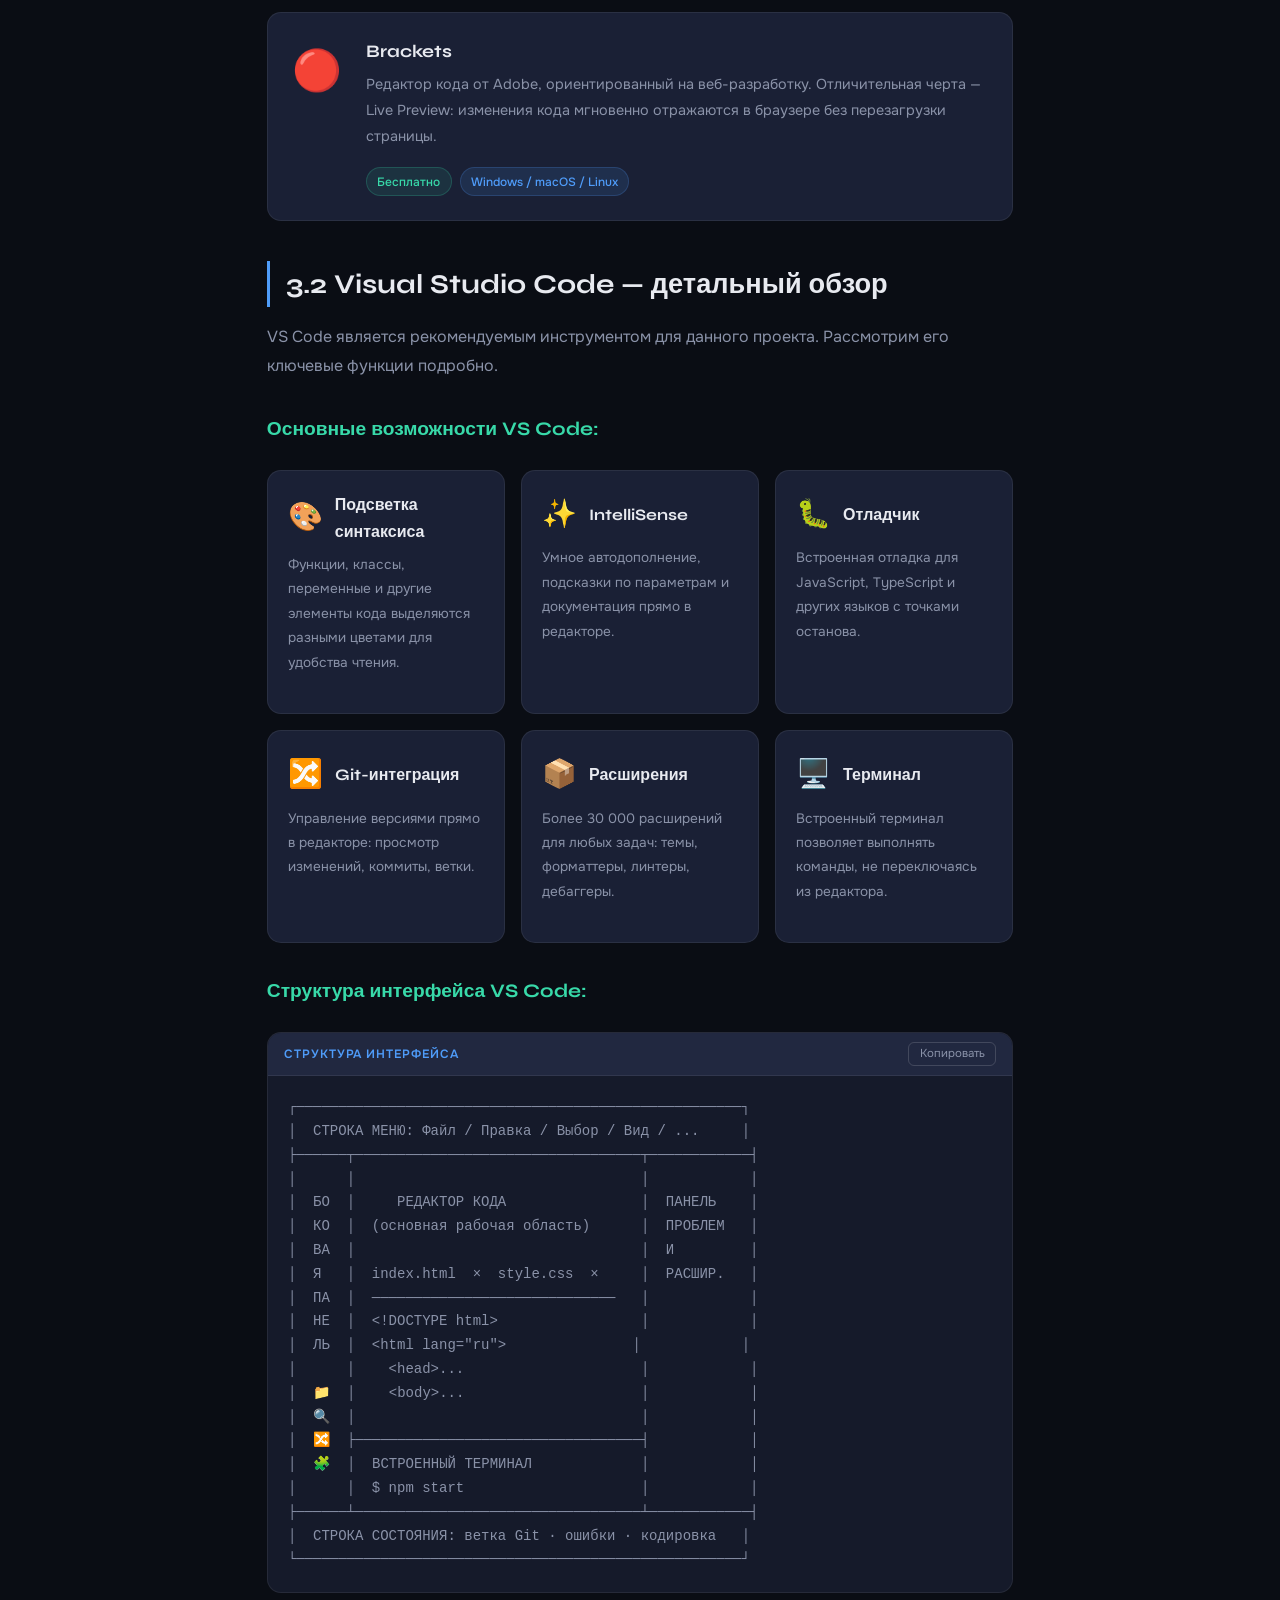
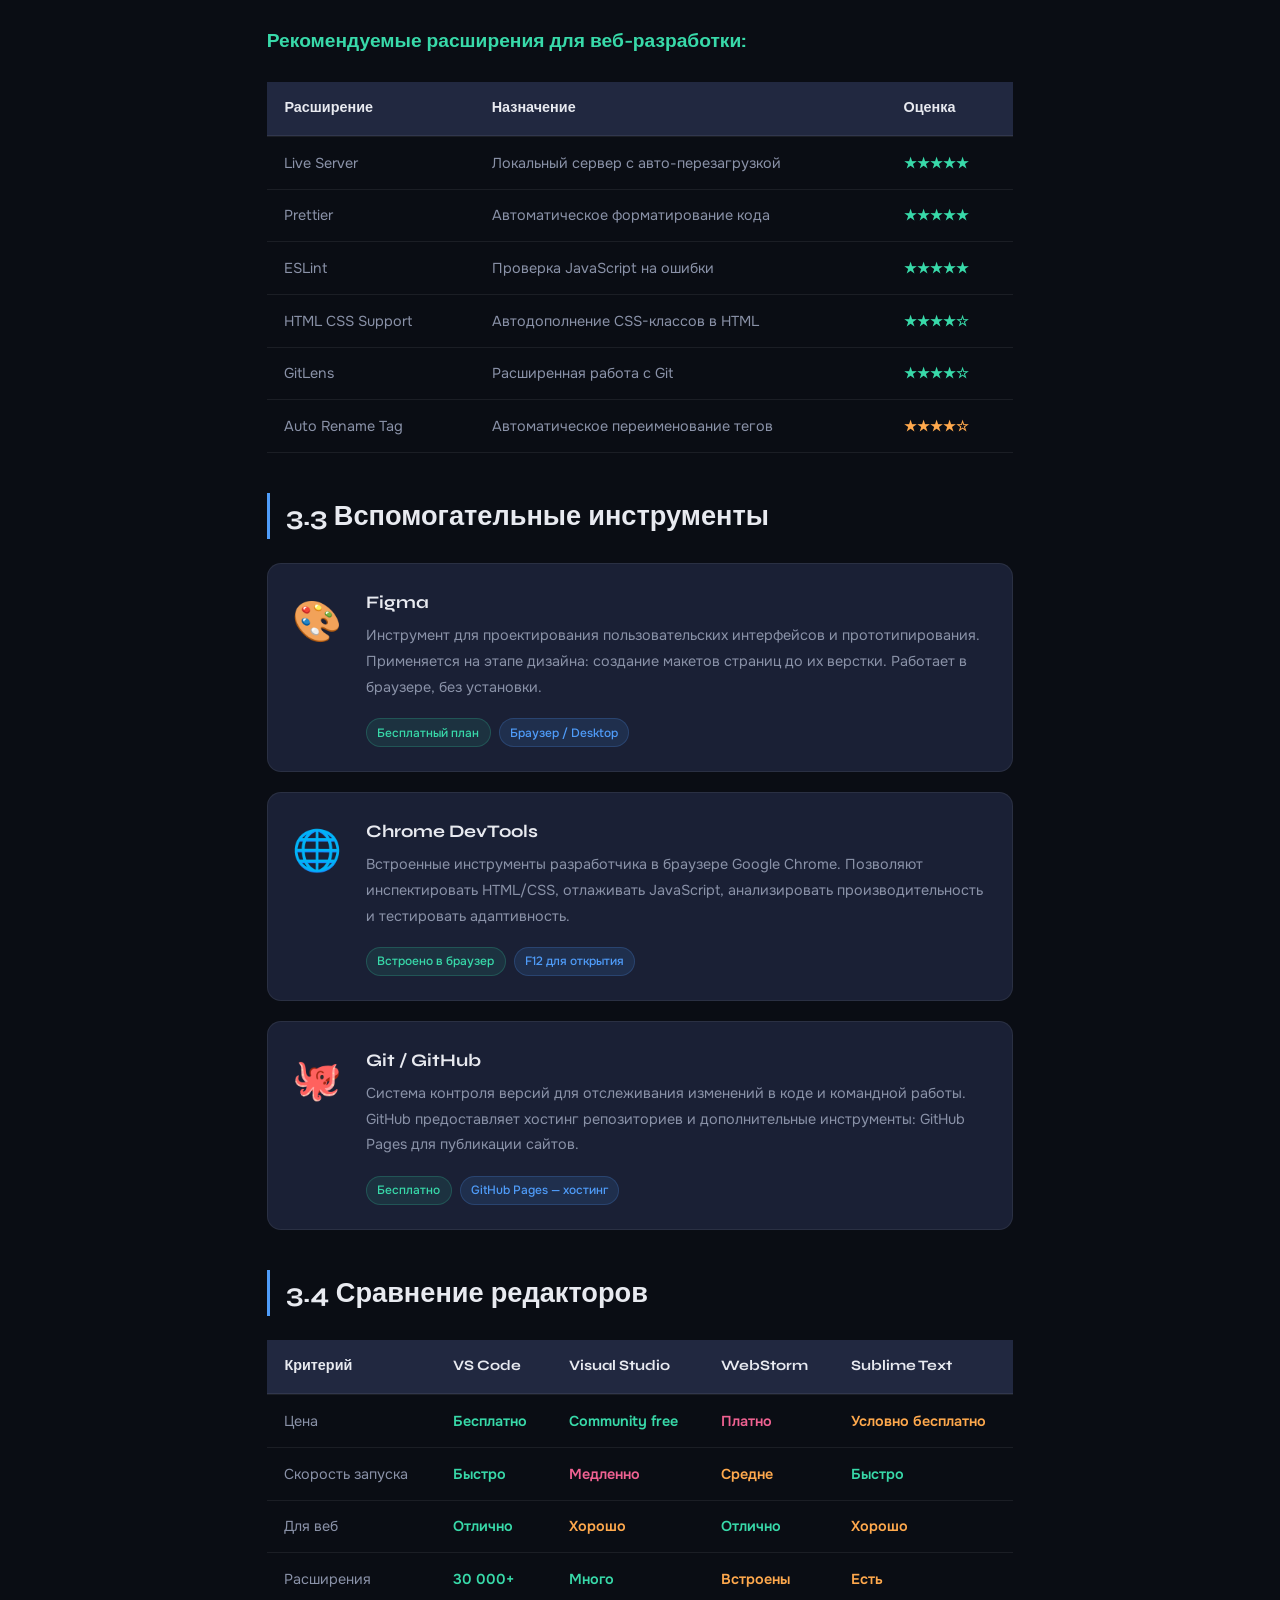
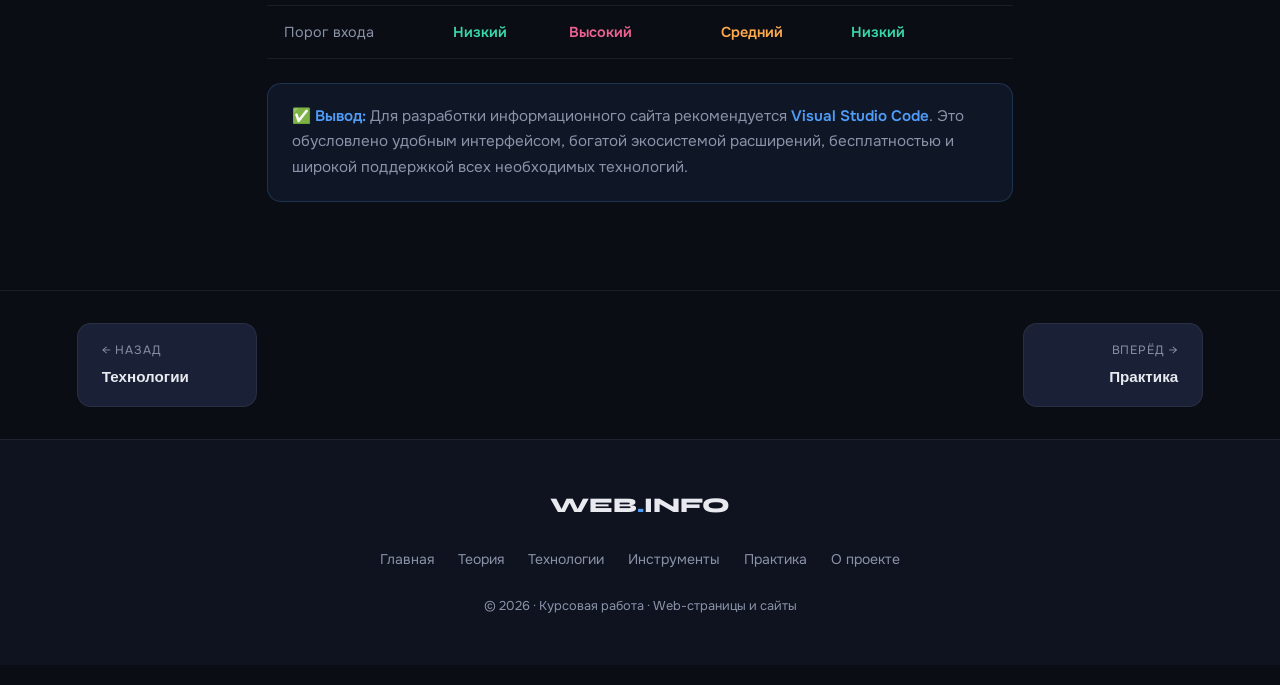
<file: tools.html>
<!DOCTYPE html>
<html lang="ru">
<head>
  <meta charset="UTF-8" />
  <meta name="viewport" content="width=device-width, initial-scale=1.0" />
  <title>Инструменты — Web-страницы и сайты</title>
  <link rel="preconnect" href="https://fonts.googleapis.com" />
  <link href="https://fonts.googleapis.com/css2?family=Syne:wght@400;600;700;800&family=Onest:wght@300;400;500&display=swap" rel="stylesheet" />
  <link rel="stylesheet" href="style.css" />
</head>
<body>

  <nav class="navbar">
    <a href="index.html" class="logo">WEB<span>.</span>INFO</a>
    <button class="burger" id="burger"><span></span><span></span><span></span></button>
    <ul class="nav-links" id="navLinks">
      <li><a href="index.html">Главная</a></li>
      <li><a href="theory.html">Теория</a></li>
      <li><a href="technologies.html">Технологии</a></li>
      <li><a href="tools.html" class="active">Инструменты</a></li>
      <li><a href="practice.html">Практика</a></li>
      <li><a href="about.html">О проекте</a></li>
    </ul>
  </nav>

  <div class="page-hero">
    <div class="page-hero-inner">
      <p class="page-breadcrumb"><a href="index.html">Главная</a> / Инструменты</p>
      <h1>Программное<br />обеспечение</h1>
      <p>Обзор редакторов кода, IDE и вспомогательных инструментов для создания качественных веб-сайтов.</p>
    </div>
  </div>

  <div class="content-wrap">

    <h2>3.1 Редакторы кода и IDE</h2>
    <p>Редактор кода — основной инструмент веб-разработчика. Он должен поддерживать подсветку синтаксиса, автодополнение, интеграцию с системами контроля версий и иметь возможность расширения через плагины.</p>

    <div class="tool-list">

      <div class="tool-card">
        <div class="tool-icon">🔵</div>
        <div class="tool-info">
          <h4>Visual Studio Code</h4>
          <p>Бесплатный редактор кода от Microsoft. Лёгкий, быстрый и мощный. Поддерживает все популярные языки веб-разработки. Имеет огромную экосистему расширений (более 30 000 в маркетплейсе).</p>
          <div class="tool-tags">
            <span class="tag green">Бесплатно</span>
            <span class="tag">Windows / macOS / Linux</span>
            <span class="tag">Open Source</span>
          </div>
        </div>
      </div>

      <div class="tool-card">
        <div class="tool-icon">🟣</div>
        <div class="tool-info">
          <h4>Visual Studio</h4>
          <p>Полноценная интегрированная среда разработки (IDE) от Microsoft. Подходит для крупных проектов. Включает компиляторы, дизайнер форм, отладчик уровня машинного кода и инструменты командной разработки.</p>
          <div class="tool-tags">
            <span class="tag green">Community — бесплатно</span>
            <span class="tag">Windows / macOS</span>
            <span class="tag orange">Тяжёлый</span>
          </div>
        </div>
      </div>

      <div class="tool-card">
        <div class="tool-icon">🟠</div>
        <div class="tool-info">
          <h4>WebStorm</h4>
          <p>IDE от JetBrains, специализированная для JavaScript, HTML и CSS. Предлагает интеллектуальные средства кодирования, мощный рефакторинг и глубокую интеграцию с фреймворками.</p>
          <div class="tool-tags">
            <span class="tag orange">Платно (есть trial)</span>
            <span class="tag">Windows / macOS / Linux</span>
          </div>
        </div>
      </div>

      <div class="tool-card">
        <div class="tool-icon">⚫</div>
        <div class="tool-info">
          <h4>Sublime Text</h4>
          <p>Лёгкий и очень быстрый текстовый редактор. Популярен среди разработчиков за скорость работы и широкие возможности кастомизации через плагины. Отлично подходит для небольших проектов.</p>
          <div class="tool-tags">
            <span class="tag orange">Условно бесплатно</span>
            <span class="tag">Windows / macOS / Linux</span>
          </div>
        </div>
      </div>

      <div class="tool-card">
        <div class="tool-icon">🔴</div>
        <div class="tool-info">
          <h4>Brackets</h4>
          <p>Редактор кода от Adobe, ориентированный на веб-разработку. Отличительная черта — Live Preview: изменения кода мгновенно отражаются в браузере без перезагрузки страницы.</p>
          <div class="tool-tags">
            <span class="tag green">Бесплатно</span>
            <span class="tag">Windows / macOS / Linux</span>
          </div>
        </div>
      </div>

    </div>

    <h2>3.2 Visual Studio Code — детальный обзор</h2>
    <p>VS Code является рекомендуемым инструментом для данного проекта. Рассмотрим его ключевые функции подробно.</p>

    <h3>Основные возможности VS Code:</h3>
    <div class="tech-grid">
      <div class="tech-badge">
        <div class="tech-badge-top"><span class="tech-badge-icon">🎨</span><span class="tech-badge-name">Подсветка синтаксиса</span></div>
        <p>Функции, классы, переменные и другие элементы кода выделяются разными цветами для удобства чтения.</p>
      </div>
      <div class="tech-badge">
        <div class="tech-badge-top"><span class="tech-badge-icon">✨</span><span class="tech-badge-name">IntelliSense</span></div>
        <p>Умное автодополнение, подсказки по параметрам и документация прямо в редакторе.</p>
      </div>
      <div class="tech-badge">
        <div class="tech-badge-top"><span class="tech-badge-icon">🐛</span><span class="tech-badge-name">Отладчик</span></div>
        <p>Встроенная отладка для JavaScript, TypeScript и других языков с точками останова.</p>
      </div>
      <div class="tech-badge">
        <div class="tech-badge-top"><span class="tech-badge-icon">🔀</span><span class="tech-badge-name">Git-интеграция</span></div>
        <p>Управление версиями прямо в редакторе: просмотр изменений, коммиты, ветки.</p>
      </div>
      <div class="tech-badge">
        <div class="tech-badge-top"><span class="tech-badge-icon">📦</span><span class="tech-badge-name">Расширения</span></div>
        <p>Более 30 000 расширений для любых задач: темы, форматтеры, линтеры, дебаггеры.</p>
      </div>
      <div class="tech-badge">
        <div class="tech-badge-top"><span class="tech-badge-icon">🖥️</span><span class="tech-badge-name">Терминал</span></div>
        <p>Встроенный терминал позволяет выполнять команды, не переключаясь из редактора.</p>
      </div>
    </div>

    <h3>Структура интерфейса VS Code:</h3>
    <div class="codeblock">
      <div class="codeblock-header"><span class="codeblock-lang">СТРУКТУРА ИНТЕРФЕЙСА</span></div>
      <pre><code>┌─────────────────────────────────────────────────────┐
│  СТРОКА МЕНЮ: Файл / Правка / Выбор / Вид / ...     │
├──────┬──────────────────────────────────┬────────────┤
│      │                                  │            │
│  БО  │     РЕДАКТОР КОДА                │  ПАНЕЛЬ    │
│  КО  │  (основная рабочая область)      │  ПРОБЛЕМ   │
│  ВА  │                                  │  И         │
│  Я   │  index.html  ×  style.css  ×     │  РАСШИР.   │
│  ПА  │  ─────────────────────────────   │            │
│  НЕ  │  &lt;!DOCTYPE html&gt;                 │            │
│  ЛЬ  │  &lt;html lang="ru"&gt;               │            │
│      │    &lt;head&gt;...                     │            │
│  📁  │    &lt;body&gt;...                     │            │
│  🔍  │                                  │            │
│  🔀  ├──────────────────────────────────┤            │
│  🧩  │  ВСТРОЕННЫЙ ТЕРМИНАЛ             │            │
│      │  $ npm start                     │            │
├──────┴──────────────────────────────────┴────────────┤
│  СТРОКА СОСТОЯНИЯ: ветка Git · ошибки · кодировка   │
└─────────────────────────────────────────────────────┘</code></pre>
    </div>

    <h3>Рекомендуемые расширения для веб-разработки:</h3>
    <div class="table-wrap">
      <table>
        <thead><tr><th>Расширение</th><th>Назначение</th><th>Оценка</th></tr></thead>
        <tbody>
          <tr><td>Live Server</td><td>Локальный сервер с авто-перезагрузкой</td><td class="td-good">★★★★★</td></tr>
          <tr><td>Prettier</td><td>Автоматическое форматирование кода</td><td class="td-good">★★★★★</td></tr>
          <tr><td>ESLint</td><td>Проверка JavaScript на ошибки</td><td class="td-good">★★★★★</td></tr>
          <tr><td>HTML CSS Support</td><td>Автодополнение CSS-классов в HTML</td><td class="td-good">★★★★☆</td></tr>
          <tr><td>GitLens</td><td>Расширенная работа с Git</td><td class="td-good">★★★★☆</td></tr>
          <tr><td>Auto Rename Tag</td><td>Автоматическое переименование тегов</td><td class="td-mid">★★★★☆</td></tr>
        </tbody>
      </table>
    </div>

    <h2>3.3 Вспомогательные инструменты</h2>

    <div class="tool-list">
      <div class="tool-card">
        <div class="tool-icon">🎨</div>
        <div class="tool-info">
          <h4>Figma</h4>
          <p>Инструмент для проектирования пользовательских интерфейсов и прототипирования. Применяется на этапе дизайна: создание макетов страниц до их верстки. Работает в браузере, без установки.</p>
          <div class="tool-tags">
            <span class="tag green">Бесплатный план</span>
            <span class="tag">Браузер / Desktop</span>
          </div>
        </div>
      </div>
      <div class="tool-card">
        <div class="tool-icon">🌐</div>
        <div class="tool-info">
          <h4>Chrome DevTools</h4>
          <p>Встроенные инструменты разработчика в браузере Google Chrome. Позволяют инспектировать HTML/CSS, отлаживать JavaScript, анализировать производительность и тестировать адаптивность.</p>
          <div class="tool-tags">
            <span class="tag green">Встроено в браузер</span>
            <span class="tag">F12 для открытия</span>
          </div>
        </div>
      </div>
      <div class="tool-card">
        <div class="tool-icon">🐙</div>
        <div class="tool-info">
          <h4>Git / GitHub</h4>
          <p>Система контроля версий для отслеживания изменений в коде и командной работы. GitHub предоставляет хостинг репозиториев и дополнительные инструменты: GitHub Pages для публикации сайтов.</p>
          <div class="tool-tags">
            <span class="tag green">Бесплатно</span>
            <span class="tag">GitHub Pages — хостинг</span>
          </div>
        </div>
      </div>
    </div>

    <h2>3.4 Сравнение редакторов</h2>
    <div class="table-wrap">
      <table>
        <thead>
          <tr><th>Критерий</th><th>VS Code</th><th>Visual Studio</th><th>WebStorm</th><th>Sublime Text</th></tr>
        </thead>
        <tbody>
          <tr><td>Цена</td><td class="td-good">Бесплатно</td><td class="td-good">Community free</td><td class="td-bad">Платно</td><td class="td-mid">Условно бесплатно</td></tr>
          <tr><td>Скорость запуска</td><td class="td-good">Быстро</td><td class="td-bad">Медленно</td><td class="td-mid">Средне</td><td class="td-good">Быстро</td></tr>
          <tr><td>Для веб</td><td class="td-good">Отлично</td><td class="td-mid">Хорошо</td><td class="td-good">Отлично</td><td class="td-mid">Хорошо</td></tr>
          <tr><td>Расширения</td><td class="td-good">30 000+</td><td class="td-good">Много</td><td class="td-mid">Встроены</td><td class="td-mid">Есть</td></tr>
          <tr><td>Порог входа</td><td class="td-good">Низкий</td><td class="td-bad">Высокий</td><td class="td-mid">Средний</td><td class="td-good">Низкий</td></tr>
        </tbody>
      </table>
    </div>

    <div class="info-box">
      <strong>✅ Вывод:</strong> Для разработки информационного сайта рекомендуется <strong>Visual Studio Code</strong>. Это обусловлено удобным интерфейсом, богатой экосистемой расширений, бесплатностью и широкой поддержкой всех необходимых технологий.
    </div>

  </div>

  <div class="page-nav">
    <a href="technologies.html">
      <span class="page-nav-label">← Назад</span>
      <span class="page-nav-title">Технологии</span>
    </a>
    <a href="practice.html" class="next">
      <span class="page-nav-label">Вперёд →</span>
      <span class="page-nav-title">Практика</span>
    </a>
  </div>

  <footer class="footer">
    <div class="footer-inner">
      <div class="footer-logo">WEB<span>.</span>INFO</div>
      <nav class="footer-nav">
        <a href="index.html">Главная</a>
        <a href="theory.html">Теория</a>
        <a href="technologies.html">Технологии</a>
        <a href="tools.html">Инструменты</a>
        <a href="practice.html">Практика</a>
        <a href="about.html">О проекте</a>
      </nav>
      <p class="footer-copy">© 2026 · Курсовая работа · Web-страницы и сайты</p>
    </div>
  </footer>

  <script src="main.js"></script>
</body>
</html>
</file>
<file: style.css>
/* ===================================
   ROOT & RESET
=================================== */
:root {
  --bg: #0a0d14;
  --bg2: #0f1320;
  --bg3: #151a2a;
  --surface: #1a2035;
  --surface2: #212840;
  --border: rgba(255,255,255,0.07);
  --text: #e8eaf0;
  --text-muted: #8a92a8;
  --accent: #4f9cf9;
  --accent2: #38d9a9;
  --accent3: #f06292;
  --accent4: #ffa94d;
  --accent5: #b197fc;
  --font-head: 'Syne', sans-serif;
  --font-body: 'Onest', sans-serif;
  --radius: 14px;
  --radius-sm: 8px;
  --shadow: 0 4px 32px rgba(0,0,0,0.4);
  --transition: 0.3s cubic-bezier(0.4,0,0.2,1);
}

*, *::before, *::after { box-sizing: border-box; margin: 0; padding: 0; }

html { scroll-behavior: smooth; }

body {
  background: var(--bg);
  color: var(--text);
  font-family: var(--font-body);
  font-weight: 400;
  line-height: 1.7;
  min-height: 100vh;
  overflow-x: hidden;
}

a { color: inherit; text-decoration: none; }
ul { list-style: none; }
img { max-width: 100%; }

/* ===================================
   NAVBAR
=================================== */
.navbar {
  position: fixed;
  top: 0; left: 0; right: 0;
  z-index: 100;
  display: flex;
  align-items: center;
  justify-content: space-between;
  padding: 0 clamp(1rem, 4vw, 3rem);
  height: 64px;
  background: rgba(10,13,20,0.85);
  backdrop-filter: blur(20px);
  border-bottom: 1px solid var(--border);
}

.logo {
  font-family: var(--font-head);
  font-size: 1.4rem;
  font-weight: 800;
  letter-spacing: -0.03em;
  color: var(--text);
}
.logo span { color: var(--accent); }

.nav-links {
  display: flex;
  gap: 0.25rem;
}
.nav-links a {
  padding: 0.4rem 0.85rem;
  border-radius: var(--radius-sm);
  font-size: 0.875rem;
  font-weight: 500;
  color: var(--text-muted);
  transition: color var(--transition), background var(--transition);
}
.nav-links a:hover,
.nav-links a.active {
  color: var(--text);
  background: var(--surface);
}

.burger {
  display: none;
  flex-direction: column;
  gap: 5px;
  background: none;
  border: none;
  cursor: pointer;
  padding: 4px;
}
.burger span {
  display: block;
  width: 24px;
  height: 2px;
  background: var(--text);
  border-radius: 2px;
  transition: var(--transition);
}

/* ===================================
   HERO
=================================== */
.hero {
  min-height: 100vh;
  display: grid;
  grid-template-columns: 1fr 1fr;
  align-items: center;
  gap: 2rem;
  padding: 100px clamp(1.5rem, 6vw, 5rem) 4rem;
  position: relative;
  overflow: hidden;
}

.hero-bg {
  position: absolute;
  inset: 0;
  pointer-events: none;
  z-index: 0;
}

.grid-lines {
  position: absolute;
  inset: 0;
  background-image:
    linear-gradient(rgba(79,156,249,0.04) 1px, transparent 1px),
    linear-gradient(90deg, rgba(79,156,249,0.04) 1px, transparent 1px);
  background-size: 60px 60px;
}

.blob {
  position: absolute;
  border-radius: 50%;
  filter: blur(100px);
  opacity: 0.18;
}
.blob1 {
  width: 600px; height: 600px;
  background: var(--accent);
  top: -150px; left: -100px;
  animation: blobFloat 8s ease-in-out infinite alternate;
}
.blob2 {
  width: 500px; height: 500px;
  background: var(--accent2);
  bottom: -100px; right: 10%;
  animation: blobFloat 10s ease-in-out infinite alternate-reverse;
}

@keyframes blobFloat {
  from { transform: translate(0,0) scale(1); }
  to   { transform: translate(30px, 20px) scale(1.05); }
}

.hero-content { position: relative; z-index: 1; }

.hero-label {
  display: inline-block;
  font-size: 0.8rem;
  font-weight: 500;
  letter-spacing: 0.12em;
  text-transform: uppercase;
  color: var(--accent);
  background: rgba(79,156,249,0.1);
  border: 1px solid rgba(79,156,249,0.25);
  padding: 0.35rem 0.85rem;
  border-radius: 100px;
  margin-bottom: 1.5rem;
}

.hero-title {
  font-family: var(--font-head);
  font-size: clamp(2.8rem, 6vw, 5rem);
  font-weight: 800;
  line-height: 1.05;
  letter-spacing: -0.03em;
  margin-bottom: 1.25rem;
}
.hero-title .accent { color: var(--accent); }

.hero-sub {
  font-size: 1.05rem;
  color: var(--text-muted);
  max-width: 480px;
  margin-bottom: 2rem;
  line-height: 1.75;
}

.hero-btns { display: flex; gap: 1rem; flex-wrap: wrap; }

.btn {
  display: inline-block;
  padding: 0.75rem 1.75rem;
  border-radius: 100px;
  font-family: var(--font-body);
  font-weight: 500;
  font-size: 0.9rem;
  transition: var(--transition);
  cursor: pointer;
  border: none;
}
.btn-primary {
  background: var(--accent);
  color: #fff;
}
.btn-primary:hover { background: #3a8de8; transform: translateY(-2px); box-shadow: 0 8px 24px rgba(79,156,249,0.35); }

.btn-ghost {
  background: transparent;
  color: var(--text);
  border: 1px solid var(--border);
}
.btn-ghost:hover { background: var(--surface); border-color: rgba(255,255,255,0.15); }

/* Code Card */
.hero-visual { position: relative; z-index: 1; }

.code-card {
  background: var(--bg2);
  border: 1px solid var(--border);
  border-radius: var(--radius);
  overflow: hidden;
  box-shadow: var(--shadow), 0 0 60px rgba(79,156,249,0.08);
  animation: cardFloat 6s ease-in-out infinite alternate;
}

@keyframes cardFloat {
  from { transform: translateY(0) rotate(-1deg); }
  to   { transform: translateY(-12px) rotate(0.5deg); }
}

.code-header {
  display: flex;
  align-items: center;
  gap: 0.5rem;
  padding: 0.75rem 1rem;
  background: var(--bg3);
  border-bottom: 1px solid var(--border);
}
.dot {
  width: 12px; height: 12px;
  border-radius: 50%;
}
.dot.red    { background: #ff5f57; }
.dot.yellow { background: #ffbd2e; }
.dot.green  { background: #28ca41; }

.code-filename {
  font-family: 'Courier New', monospace;
  font-size: 0.8rem;
  color: var(--text-muted);
  margin-left: 0.5rem;
}

.code-body {
  padding: 1.5rem;
  font-family: 'Courier New', monospace;
  font-size: 0.88rem;
  line-height: 1.8;
  overflow-x: auto;
}
.ct { color: #4f9cf9; }
.ca { color: #38d9a9; }
.cv { color: #ffa94d; }
.cx { color: #e8eaf0; }

/* ===================================
   STATS STRIP
=================================== */
.stats-strip {
  display: flex;
  align-items: center;
  justify-content: center;
  gap: 0;
  background: var(--bg2);
  border-top: 1px solid var(--border);
  border-bottom: 1px solid var(--border);
  padding: 2rem clamp(1.5rem, 5vw, 4rem);
  flex-wrap: wrap;
}
.stat-item {
  display: flex;
  flex-direction: column;
  align-items: center;
  padding: 0.5rem 3rem;
}
.stat-num {
  font-family: var(--font-head);
  font-size: 2.2rem;
  font-weight: 800;
  color: var(--accent);
}
.stat-label {
  font-size: 0.8rem;
  color: var(--text-muted);
  text-transform: uppercase;
  letter-spacing: 0.08em;
}
.stat-div {
  width: 1px;
  height: 40px;
  background: var(--border);
}

/* ===================================
   SECTIONS — SHARED
=================================== */
section { padding: 5rem clamp(1.5rem, 6vw, 5rem); }

.section-header {
  text-align: center;
  margin-bottom: 3.5rem;
}
.section-tag {
  display: inline-block;
  font-size: 0.75rem;
  font-weight: 600;
  letter-spacing: 0.14em;
  text-transform: uppercase;
  color: var(--accent2);
  background: rgba(56,217,169,0.1);
  border: 1px solid rgba(56,217,169,0.2);
  padding: 0.3rem 0.8rem;
  border-radius: 100px;
  margin-bottom: 1rem;
}
.section-header h2 {
  font-family: var(--font-head);
  font-size: clamp(1.8rem, 3.5vw, 2.8rem);
  font-weight: 700;
  letter-spacing: -0.02em;
  margin-bottom: 0.75rem;
}
.section-header p {
  color: var(--text-muted);
  font-size: 1rem;
  max-width: 520px;
  margin: 0 auto;
}

/* ===================================
   CARDS GRID
=================================== */
.cards-section { background: var(--bg); }

.cards-grid {
  display: grid;
  grid-template-columns: repeat(auto-fit, minmax(260px, 1fr));
  gap: 1.25rem;
  max-width: 1100px;
  margin: 0 auto;
}

.card {
  display: flex;
  flex-direction: column;
  gap: 0.75rem;
  padding: 2rem;
  border-radius: var(--radius);
  border: 1px solid var(--border);
  background: var(--surface);
  transition: transform var(--transition), box-shadow var(--transition), border-color var(--transition);
  cursor: pointer;
  position: relative;
  overflow: hidden;
}

.card::before {
  content: '';
  position: absolute;
  top: 0; left: 0; right: 0;
  height: 3px;
  border-radius: var(--radius) var(--radius) 0 0;
}
.card--blue::before   { background: var(--accent); }
.card--teal::before   { background: var(--accent2); }
.card--violet::before { background: var(--accent5); }
.card--orange::before { background: var(--accent4); }

.card:hover {
  transform: translateY(-6px);
  border-color: rgba(255,255,255,0.15);
  box-shadow: 0 20px 60px rgba(0,0,0,0.4);
}

.card-icon { font-size: 2rem; }
.card h3 {
  font-family: var(--font-head);
  font-size: 1.2rem;
  font-weight: 700;
}
.card p {
  color: var(--text-muted);
  font-size: 0.9rem;
  flex: 1;
}
.card-arrow {
  display: inline-block;
  font-size: 1.2rem;
  color: var(--accent);
  transition: transform var(--transition);
}
.card:hover .card-arrow { transform: translateX(6px); }

/* ===================================
   TIMELINE
=================================== */
.timeline-section { background: var(--bg2); }

.timeline {
  display: grid;
  grid-template-columns: repeat(auto-fit, minmax(260px, 1fr));
  gap: 1.5rem;
  max-width: 1100px;
  margin: 0 auto;
}

.tl-item {
  display: flex;
  gap: 1.25rem;
  padding: 1.5rem;
  background: var(--surface);
  border-radius: var(--radius);
  border: 1px solid var(--border);
  align-items: flex-start;
  transition: transform var(--transition);
}
.tl-item:hover { transform: translateY(-4px); }

.tl-num {
  font-family: var(--font-head);
  font-size: 1.8rem;
  font-weight: 800;
  color: var(--accent);
  opacity: 0.5;
  line-height: 1;
  min-width: 2.5rem;
}
.tl-content h4 {
  font-family: var(--font-head);
  font-size: 1rem;
  font-weight: 700;
  margin-bottom: 0.35rem;
}
.tl-content p { font-size: 0.875rem; color: var(--text-muted); }

/* ===================================
   CTA
=================================== */
.cta-section {
  background: linear-gradient(135deg, rgba(79,156,249,0.12), rgba(56,217,169,0.08));
  border-top: 1px solid var(--border);
  border-bottom: 1px solid var(--border);
  text-align: center;
}
.cta-section h2 {
  font-family: var(--font-head);
  font-size: clamp(1.6rem, 3vw, 2.4rem);
  font-weight: 700;
  margin-bottom: 0.75rem;
}
.cta-section p {
  color: var(--text-muted);
  max-width: 480px;
  margin: 0 auto 2rem;
}

/* ===================================
   FOOTER
=================================== */
.footer {
  background: var(--bg2);
  border-top: 1px solid var(--border);
  padding: 3rem clamp(1.5rem, 6vw, 5rem);
}
.footer-inner {
  max-width: 1100px;
  margin: 0 auto;
  display: flex;
  flex-direction: column;
  align-items: center;
  gap: 1.5rem;
  text-align: center;
}
.footer-logo {
  font-family: var(--font-head);
  font-size: 1.3rem;
  font-weight: 800;
}
.footer-logo span { color: var(--accent); }
.footer-nav {
  display: flex;
  gap: 1.5rem;
  flex-wrap: wrap;
  justify-content: center;
}
.footer-nav a {
  font-size: 0.875rem;
  color: var(--text-muted);
  transition: color var(--transition);
}
.footer-nav a:hover { color: var(--text); }
.footer-copy { font-size: 0.8rem; color: var(--text-muted); }

/* ===================================
   INNER PAGE HERO
=================================== */
.page-hero {
  padding: 120px clamp(1.5rem, 6vw, 5rem) 3.5rem;
  background: var(--bg2);
  border-bottom: 1px solid var(--border);
  position: relative;
  overflow: hidden;
}
.page-hero::after {
  content: '';
  position: absolute;
  inset: 0;
  background-image: linear-gradient(rgba(79,156,249,0.03) 1px, transparent 1px),
    linear-gradient(90deg, rgba(79,156,249,0.03) 1px, transparent 1px);
  background-size: 40px 40px;
  pointer-events: none;
}
.page-hero-inner { position: relative; z-index: 1; max-width: 720px; }
.page-breadcrumb {
  font-size: 0.8rem;
  color: var(--text-muted);
  margin-bottom: 1rem;
}
.page-breadcrumb a { color: var(--accent); }
.page-breadcrumb a:hover { text-decoration: underline; }
.page-hero h1 {
  font-family: var(--font-head);
  font-size: clamp(2rem, 5vw, 3.5rem);
  font-weight: 800;
  letter-spacing: -0.03em;
  line-height: 1.1;
  margin-bottom: 1rem;
}
.page-hero p {
  color: var(--text-muted);
  font-size: 1.05rem;
  line-height: 1.75;
}

/* ===================================
   CONTENT PAGE
=================================== */
.content-wrap {
  max-width: 900px;
  margin: 0 auto;
  padding: 4rem clamp(1.5rem, 6vw, 5rem);
}

.content-wrap h2 {
  font-family: var(--font-head);
  font-size: 1.7rem;
  font-weight: 700;
  margin: 2.5rem 0 1rem;
  color: var(--text);
  border-left: 3px solid var(--accent);
  padding-left: 1rem;
}

.content-wrap h3 {
  font-family: var(--font-head);
  font-size: 1.2rem;
  font-weight: 700;
  margin: 2rem 0 0.75rem;
  color: var(--accent2);
}

.content-wrap p {
  color: var(--text-muted);
  margin-bottom: 1.1rem;
  line-height: 1.8;
}

.content-wrap ul, .content-wrap ol {
  padding-left: 1.5rem;
  margin-bottom: 1.25rem;
  color: var(--text-muted);
}
.content-wrap ul { list-style: disc; }
.content-wrap ol { list-style: decimal; }
.content-wrap li { margin-bottom: 0.4rem; line-height: 1.75; }

.content-wrap strong { color: var(--text); font-weight: 600; }

.info-box {
  background: rgba(79,156,249,0.08);
  border: 1px solid rgba(79,156,249,0.2);
  border-radius: var(--radius);
  padding: 1.25rem 1.5rem;
  margin: 1.5rem 0;
  color: var(--text-muted);
  font-size: 0.95rem;
}
.info-box strong { color: var(--accent); }

.warn-box {
  background: rgba(255,169,77,0.08);
  border: 1px solid rgba(255,169,77,0.2);
  border-radius: var(--radius);
  padding: 1.25rem 1.5rem;
  margin: 1.5rem 0;
  font-size: 0.95rem;
}
.warn-box strong { color: var(--accent4); }

/* ===================================
   COMPARE TABLE
=================================== */
.table-wrap { overflow-x: auto; margin: 1.5rem 0; }

table {
  width: 100%;
  border-collapse: collapse;
  font-size: 0.9rem;
}
thead th {
  background: var(--surface2);
  color: var(--text);
  font-family: var(--font-head);
  font-weight: 700;
  padding: 0.9rem 1.1rem;
  text-align: left;
  border-bottom: 2px solid var(--border);
}
tbody td {
  padding: 0.85rem 1.1rem;
  border-bottom: 1px solid var(--border);
  color: var(--text-muted);
}
tbody tr:hover td { background: var(--surface); }
.td-good { color: var(--accent2); font-weight: 600; }
.td-mid  { color: var(--accent4); font-weight: 600; }
.td-bad  { color: var(--accent3); font-weight: 600; }

/* ===================================
   TECH BADGES
=================================== */
.tech-grid {
  display: grid;
  grid-template-columns: repeat(auto-fit, minmax(200px, 1fr));
  gap: 1rem;
  margin: 1.5rem 0;
}
.tech-badge {
  background: var(--surface);
  border: 1px solid var(--border);
  border-radius: var(--radius);
  padding: 1.25rem;
  transition: transform var(--transition), border-color var(--transition);
}
.tech-badge:hover { transform: translateY(-3px); border-color: rgba(255,255,255,0.15); }
.tech-badge-top {
  display: flex;
  align-items: center;
  gap: 0.75rem;
  margin-bottom: 0.5rem;
}
.tech-badge-icon { font-size: 1.75rem; }
.tech-badge-name { font-family: var(--font-head); font-weight: 700; font-size: 1rem; }
.tech-badge p { font-size: 0.85rem; color: var(--text-muted); }

/* ===================================
   CODE BLOCK
=================================== */
.codeblock {
  background: var(--bg3);
  border: 1px solid var(--border);
  border-radius: var(--radius);
  overflow: hidden;
  margin: 1.5rem 0;
}
.codeblock-header {
  display: flex;
  align-items: center;
  justify-content: space-between;
  padding: 0.6rem 1rem;
  background: var(--surface2);
  border-bottom: 1px solid var(--border);
}
.codeblock-lang {
  font-size: 0.75rem;
  color: var(--accent);
  font-weight: 600;
  letter-spacing: 0.08em;
  text-transform: uppercase;
}
.codeblock pre {
  padding: 1.25rem;
  font-family: 'Courier New', monospace;
  font-size: 0.875rem;
  line-height: 1.7;
  overflow-x: auto;
  color: var(--text-muted);
  white-space: pre;
}
.codeblock .kw  { color: #4f9cf9; }
.codeblock .str { color: #ffa94d; }
.codeblock .cn  { color: #38d9a9; }
.codeblock .cm  { color: #6a7491; font-style: italic; }
.codeblock .at  { color: #b197fc; }

/* ===================================
   TOOL CARDS
=================================== */
.tool-list {
  display: flex;
  flex-direction: column;
  gap: 1.25rem;
  margin: 1.5rem 0;
}
.tool-card {
  display: flex;
  gap: 1.5rem;
  background: var(--surface);
  border: 1px solid var(--border);
  border-radius: var(--radius);
  padding: 1.5rem;
  align-items: flex-start;
  transition: transform var(--transition), border-color var(--transition);
}
.tool-card:hover { transform: translateX(4px); border-color: rgba(255,255,255,0.15); }
.tool-icon { font-size: 2.5rem; flex-shrink: 0; }
.tool-info h4 {
  font-family: var(--font-head);
  font-size: 1.1rem;
  font-weight: 700;
  margin-bottom: 0.3rem;
}
.tool-info p { font-size: 0.9rem; color: var(--text-muted); }
.tool-tags {
  display: flex;
  flex-wrap: wrap;
  gap: 0.5rem;
  margin-top: 0.75rem;
}
.tag {
  font-size: 0.75rem;
  padding: 0.2rem 0.65rem;
  border-radius: 100px;
  background: rgba(79,156,249,0.12);
  border: 1px solid rgba(79,156,249,0.2);
  color: var(--accent);
  font-weight: 500;
}
.tag.green {
  background: rgba(56,217,169,0.1);
  border-color: rgba(56,217,169,0.2);
  color: var(--accent2);
}
.tag.orange {
  background: rgba(255,169,77,0.1);
  border-color: rgba(255,169,77,0.2);
  color: var(--accent4);
}

/* ===================================
   STEPS
=================================== */
.steps {
  counter-reset: steps;
  display: flex;
  flex-direction: column;
  gap: 1rem;
  margin: 1.5rem 0;
}
.step {
  display: flex;
  gap: 1.25rem;
  background: var(--surface);
  border: 1px solid var(--border);
  border-radius: var(--radius);
  padding: 1.5rem;
  align-items: flex-start;
}
.step-num {
  counter-increment: steps;
  min-width: 2rem;
  height: 2rem;
  border-radius: 50%;
  background: var(--accent);
  color: #fff;
  font-family: var(--font-head);
  font-weight: 800;
  font-size: 0.9rem;
  display: flex;
  align-items: center;
  justify-content: center;
  flex-shrink: 0;
}
.step-body h4 {
  font-family: var(--font-head);
  font-weight: 700;
  margin-bottom: 0.35rem;
}
.step-body p { font-size: 0.9rem; color: var(--text-muted); }

/* ===================================
   ABOUT PAGE
=================================== */
.about-grid {
  display: grid;
  grid-template-columns: 1fr 1fr;
  gap: 2rem;
  margin: 2rem 0;
}
.about-card {
  background: var(--surface);
  border: 1px solid var(--border);
  border-radius: var(--radius);
  padding: 1.75rem;
}
.about-card h3 {
  font-family: var(--font-head);
  font-weight: 700;
  font-size: 1.1rem;
  margin-bottom: 0.75rem;
  color: var(--accent);
}
.about-card p, .about-card li { font-size: 0.9rem; color: var(--text-muted); }
.about-card ul { list-style: disc; padding-left: 1.25rem; }
.about-card li { margin-bottom: 0.35rem; }

.ok-list {
  display: flex;
  flex-direction: column;
  gap: 0.75rem;
  margin: 1rem 0;
}
.ok-item {
  display: flex;
  align-items: flex-start;
  gap: 1rem;
  background: var(--surface);
  border: 1px solid var(--border);
  border-radius: var(--radius-sm);
  padding: 0.9rem 1.1rem;
}
.ok-num {
  font-family: var(--font-head);
  font-size: 0.8rem;
  font-weight: 800;
  color: var(--accent);
  background: rgba(79,156,249,0.1);
  border: 1px solid rgba(79,156,249,0.2);
  padding: 0.2rem 0.55rem;
  border-radius: var(--radius-sm);
  white-space: nowrap;
  flex-shrink: 0;
}
.ok-text { font-size: 0.875rem; color: var(--text-muted); }

/* ===================================
   BACK LINK
=================================== */
.back-link {
  display: inline-flex;
  align-items: center;
  gap: 0.5rem;
  color: var(--text-muted);
  font-size: 0.875rem;
  margin-bottom: 1.5rem;
  transition: color var(--transition);
}
.back-link:hover { color: var(--accent); }

/* ===================================
   PAGE NAV
=================================== */
.page-nav {
  display: flex;
  justify-content: space-between;
  gap: 1rem;
  padding: 2rem clamp(1.5rem, 6vw, 5rem);
  border-top: 1px solid var(--border);
  flex-wrap: wrap;
}
.page-nav a {
  display: flex;
  flex-direction: column;
  gap: 0.25rem;
  background: var(--surface);
  border: 1px solid var(--border);
  border-radius: var(--radius);
  padding: 1rem 1.5rem;
  min-width: 180px;
  transition: var(--transition);
}
.page-nav a:hover { border-color: rgba(255,255,255,0.15); background: var(--surface2); }
.page-nav-label { font-size: 0.75rem; color: var(--text-muted); text-transform: uppercase; letter-spacing: 0.08em; }
.page-nav-title { font-family: var(--font-head); font-weight: 700; font-size: 0.95rem; }
.page-nav a.next { text-align: right; margin-left: auto; }

/* ===================================
   RESPONSIVE
=================================== */
@media (max-width: 900px) {
  .hero { grid-template-columns: 1fr; text-align: center; }
  .hero-sub { max-width: 100%; }
  .hero-btns { justify-content: center; }
  .hero-visual { display: none; }
  .about-grid { grid-template-columns: 1fr; }
}

@media (max-width: 680px) {
  .nav-links {
    display: none;
    position: fixed;
    top: 64px; left: 0; right: 0;
    background: var(--bg2);
    flex-direction: column;
    padding: 1rem;
    gap: 0.25rem;
    border-bottom: 1px solid var(--border);
  }
  .nav-links.open { display: flex; }
  .nav-links a { padding: 0.75rem 1rem; }
  .burger { display: flex; }
  .stat-item { padding: 0.5rem 1.5rem; }
  .stat-div { display: none; }
  .tool-card { flex-direction: column; }
}
</file>
